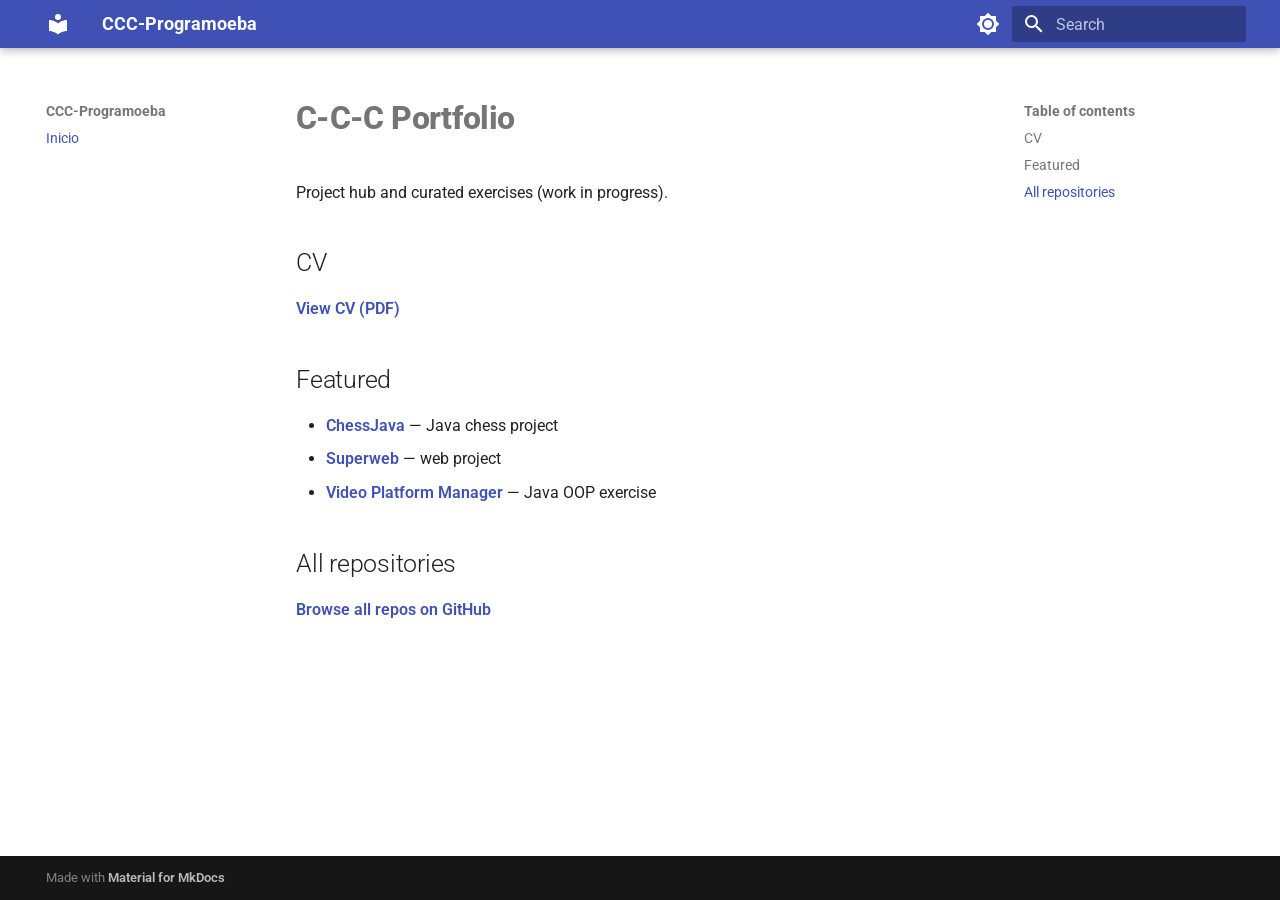
<file: index.html>
<!doctype html>
<html lang="en" class="no-js">
  <head>
    
      <meta charset="utf-8">
      <meta name="viewport" content="width=device-width,initial-scale=1">
      
      
      
        <link rel="canonical" href="https://ccc-programoeba.github.io/">
      
      
      
      
        
      
      
      <link rel="icon" href="assets/images/favicon.png">
      <meta name="generator" content="mkdocs-1.6.1, mkdocs-material-9.7.6">
    
    
      
        <title>CCC-Programoeba</title>
      
    
    
      <link rel="stylesheet" href="assets/stylesheets/main.484c7ddc.min.css">
      
        
        <link rel="stylesheet" href="assets/stylesheets/palette.ab4e12ef.min.css">
      
      


    
    
      
    
    
      
        
        
        <link rel="preconnect" href="https://fonts.gstatic.com" crossorigin>
        <link rel="stylesheet" href="https://fonts.googleapis.com/css?family=Roboto:300,300i,400,400i,700,700i%7CRoboto+Mono:400,400i,700,700i&display=fallback">
        <style>:root{--md-text-font:"Roboto";--md-code-font:"Roboto Mono"}</style>
      
    
    
      <link rel="stylesheet" href="stylesheets/extra.css">
    
    <script>__md_scope=new URL(".",location),__md_hash=e=>[...e].reduce(((e,_)=>(e<<5)-e+_.charCodeAt(0)),0),__md_get=(e,_=localStorage,t=__md_scope)=>JSON.parse(_.getItem(t.pathname+"."+e)),__md_set=(e,_,t=localStorage,a=__md_scope)=>{try{t.setItem(a.pathname+"."+e,JSON.stringify(_))}catch(e){}}</script>
    
      

    
    
  </head>
  
  
    
    
      
    
    
    
    
    <body dir="ltr" data-md-color-scheme="default" data-md-color-primary="indigo" data-md-color-accent="indigo">
  
    
    <input class="md-toggle" data-md-toggle="drawer" type="checkbox" id="__drawer" autocomplete="off">
    <input class="md-toggle" data-md-toggle="search" type="checkbox" id="__search" autocomplete="off">
    <label class="md-overlay" for="__drawer"></label>
    <div data-md-component="skip">
      
        
        <a href="#c-c-c-portfolio" class="md-skip">
          Skip to content
        </a>
      
    </div>
    <div data-md-component="announce">
      
    </div>
    
    
      

  

<header class="md-header md-header--shadow" data-md-component="header">
  <nav class="md-header__inner md-grid" aria-label="Header">
    <a href="." title="CCC-Programoeba" class="md-header__button md-logo" aria-label="CCC-Programoeba" data-md-component="logo">
      
  
  <svg xmlns="http://www.w3.org/2000/svg" viewBox="0 0 24 24"><path d="M12 8a3 3 0 0 0 3-3 3 3 0 0 0-3-3 3 3 0 0 0-3 3 3 3 0 0 0 3 3m0 3.54C9.64 9.35 6.5 8 3 8v11c3.5 0 6.64 1.35 9 3.54 2.36-2.19 5.5-3.54 9-3.54V8c-3.5 0-6.64 1.35-9 3.54"/></svg>

    </a>
    <label class="md-header__button md-icon" for="__drawer">
      
      <svg xmlns="http://www.w3.org/2000/svg" viewBox="0 0 24 24"><path d="M3 6h18v2H3zm0 5h18v2H3zm0 5h18v2H3z"/></svg>
    </label>
    <div class="md-header__title" data-md-component="header-title">
      <div class="md-header__ellipsis">
        <div class="md-header__topic">
          <span class="md-ellipsis">
            CCC-Programoeba
          </span>
        </div>
        <div class="md-header__topic" data-md-component="header-topic">
          <span class="md-ellipsis">
            
              Inicio
            
          </span>
        </div>
      </div>
    </div>
    
      
        <form class="md-header__option" data-md-component="palette">
  
    
    
    
    <input class="md-option" data-md-color-media="" data-md-color-scheme="default" data-md-color-primary="indigo" data-md-color-accent="indigo"  aria-label="Cambiar a modo oscuro"  type="radio" name="__palette" id="__palette_0">
    
      <label class="md-header__button md-icon" title="Cambiar a modo oscuro" for="__palette_1" hidden>
        <svg xmlns="http://www.w3.org/2000/svg" viewBox="0 0 24 24"><path d="M12 8a4 4 0 0 0-4 4 4 4 0 0 0 4 4 4 4 0 0 0 4-4 4 4 0 0 0-4-4m0 10a6 6 0 0 1-6-6 6 6 0 0 1 6-6 6 6 0 0 1 6 6 6 6 0 0 1-6 6m8-9.31V4h-4.69L12 .69 8.69 4H4v4.69L.69 12 4 15.31V20h4.69L12 23.31 15.31 20H20v-4.69L23.31 12z"/></svg>
      </label>
    
  
    
    
    
    <input class="md-option" data-md-color-media="" data-md-color-scheme="slate" data-md-color-primary="indigo" data-md-color-accent="indigo"  aria-label="Cambiar a modo claro"  type="radio" name="__palette" id="__palette_1">
    
      <label class="md-header__button md-icon" title="Cambiar a modo claro" for="__palette_0" hidden>
        <svg xmlns="http://www.w3.org/2000/svg" viewBox="0 0 24 24"><path d="M12 18c-.89 0-1.74-.2-2.5-.55C11.56 16.5 13 14.42 13 12s-1.44-4.5-3.5-5.45C10.26 6.2 11.11 6 12 6a6 6 0 0 1 6 6 6 6 0 0 1-6 6m8-9.31V4h-4.69L12 .69 8.69 4H4v4.69L.69 12 4 15.31V20h4.69L12 23.31 15.31 20H20v-4.69L23.31 12z"/></svg>
      </label>
    
  
</form>
      
    
    
      <script>var palette=__md_get("__palette");if(palette&&palette.color){if("(prefers-color-scheme)"===palette.color.media){var media=matchMedia("(prefers-color-scheme: light)"),input=document.querySelector(media.matches?"[data-md-color-media='(prefers-color-scheme: light)']":"[data-md-color-media='(prefers-color-scheme: dark)']");palette.color.media=input.getAttribute("data-md-color-media"),palette.color.scheme=input.getAttribute("data-md-color-scheme"),palette.color.primary=input.getAttribute("data-md-color-primary"),palette.color.accent=input.getAttribute("data-md-color-accent")}for(var[key,value]of Object.entries(palette.color))document.body.setAttribute("data-md-color-"+key,value)}</script>
    
    
    
      
      
        <label class="md-header__button md-icon" for="__search">
          
          <svg xmlns="http://www.w3.org/2000/svg" viewBox="0 0 24 24"><path d="M9.5 3A6.5 6.5 0 0 1 16 9.5c0 1.61-.59 3.09-1.56 4.23l.27.27h.79l5 5-1.5 1.5-5-5v-.79l-.27-.27A6.52 6.52 0 0 1 9.5 16 6.5 6.5 0 0 1 3 9.5 6.5 6.5 0 0 1 9.5 3m0 2C7 5 5 7 5 9.5S7 14 9.5 14 14 12 14 9.5 12 5 9.5 5"/></svg>
        </label>
        <div class="md-search" data-md-component="search" role="dialog">
  <label class="md-search__overlay" for="__search"></label>
  <div class="md-search__inner" role="search">
    <form class="md-search__form" name="search">
      <input type="text" class="md-search__input" name="query" aria-label="Search" placeholder="Search" autocapitalize="off" autocorrect="off" autocomplete="off" spellcheck="false" data-md-component="search-query" required>
      <label class="md-search__icon md-icon" for="__search">
        
        <svg xmlns="http://www.w3.org/2000/svg" viewBox="0 0 24 24"><path d="M9.5 3A6.5 6.5 0 0 1 16 9.5c0 1.61-.59 3.09-1.56 4.23l.27.27h.79l5 5-1.5 1.5-5-5v-.79l-.27-.27A6.52 6.52 0 0 1 9.5 16 6.5 6.5 0 0 1 3 9.5 6.5 6.5 0 0 1 9.5 3m0 2C7 5 5 7 5 9.5S7 14 9.5 14 14 12 14 9.5 12 5 9.5 5"/></svg>
        
        <svg xmlns="http://www.w3.org/2000/svg" viewBox="0 0 24 24"><path d="M20 11v2H8l5.5 5.5-1.42 1.42L4.16 12l7.92-7.92L13.5 5.5 8 11z"/></svg>
      </label>
      <nav class="md-search__options" aria-label="Search">
        
        <button type="reset" class="md-search__icon md-icon" title="Clear" aria-label="Clear" tabindex="-1">
          
          <svg xmlns="http://www.w3.org/2000/svg" viewBox="0 0 24 24"><path d="M19 6.41 17.59 5 12 10.59 6.41 5 5 6.41 10.59 12 5 17.59 6.41 19 12 13.41 17.59 19 19 17.59 13.41 12z"/></svg>
        </button>
      </nav>
      
        <div class="md-search__suggest" data-md-component="search-suggest"></div>
      
    </form>
    <div class="md-search__output">
      <div class="md-search__scrollwrap" tabindex="0" data-md-scrollfix>
        <div class="md-search-result" data-md-component="search-result">
          <div class="md-search-result__meta">
            Initializing search
          </div>
          <ol class="md-search-result__list" role="presentation"></ol>
        </div>
      </div>
    </div>
  </div>
</div>
      
    
    
  </nav>
  
</header>
    
    <div class="md-container" data-md-component="container">
      
      
        
          
        
      
      <main class="md-main" data-md-component="main">
        <div class="md-main__inner md-grid">
          
            
              
              <div class="md-sidebar md-sidebar--primary" data-md-component="sidebar" data-md-type="navigation" >
                <div class="md-sidebar__scrollwrap">
                  <div class="md-sidebar__inner">
                    



<nav class="md-nav md-nav--primary" aria-label="Navigation" data-md-level="0">
  <label class="md-nav__title" for="__drawer">
    <a href="." title="CCC-Programoeba" class="md-nav__button md-logo" aria-label="CCC-Programoeba" data-md-component="logo">
      
  
  <svg xmlns="http://www.w3.org/2000/svg" viewBox="0 0 24 24"><path d="M12 8a3 3 0 0 0 3-3 3 3 0 0 0-3-3 3 3 0 0 0-3 3 3 3 0 0 0 3 3m0 3.54C9.64 9.35 6.5 8 3 8v11c3.5 0 6.64 1.35 9 3.54 2.36-2.19 5.5-3.54 9-3.54V8c-3.5 0-6.64 1.35-9 3.54"/></svg>

    </a>
    CCC-Programoeba
  </label>
  
  <ul class="md-nav__list" data-md-scrollfix>
    
      
      
  
  
    
  
  
  
    <li class="md-nav__item md-nav__item--active">
      
      <input class="md-nav__toggle md-toggle" type="checkbox" id="__toc">
      
      
        
      
      
        <label class="md-nav__link md-nav__link--active" for="__toc">
          
  
  
  <span class="md-ellipsis">
    
  
    Inicio
  

    
  </span>
  
  

          <span class="md-nav__icon md-icon"></span>
        </label>
      
      <a href="." class="md-nav__link md-nav__link--active">
        
  
  
  <span class="md-ellipsis">
    
  
    Inicio
  

    
  </span>
  
  

      </a>
      
        

<nav class="md-nav md-nav--secondary" aria-label="Table of contents">
  
  
  
    
  
  
    <label class="md-nav__title" for="__toc">
      <span class="md-nav__icon md-icon"></span>
      Table of contents
    </label>
    <ul class="md-nav__list" data-md-component="toc" data-md-scrollfix>
      
        <li class="md-nav__item">
  <a href="#cv" class="md-nav__link">
    <span class="md-ellipsis">
      
        CV
      
    </span>
  </a>
  
</li>
      
        <li class="md-nav__item">
  <a href="#featured" class="md-nav__link">
    <span class="md-ellipsis">
      
        Featured
      
    </span>
  </a>
  
</li>
      
        <li class="md-nav__item">
  <a href="#all-repositories" class="md-nav__link">
    <span class="md-ellipsis">
      
        All repositories
      
    </span>
  </a>
  
</li>
      
    </ul>
  
</nav>
      
    </li>
  

    
  </ul>
</nav>
                  </div>
                </div>
              </div>
            
            
              
              <div class="md-sidebar md-sidebar--secondary" data-md-component="sidebar" data-md-type="toc" >
                <div class="md-sidebar__scrollwrap">
                  <div class="md-sidebar__inner">
                    

<nav class="md-nav md-nav--secondary" aria-label="Table of contents">
  
  
  
    
  
  
    <label class="md-nav__title" for="__toc">
      <span class="md-nav__icon md-icon"></span>
      Table of contents
    </label>
    <ul class="md-nav__list" data-md-component="toc" data-md-scrollfix>
      
        <li class="md-nav__item">
  <a href="#cv" class="md-nav__link">
    <span class="md-ellipsis">
      
        CV
      
    </span>
  </a>
  
</li>
      
        <li class="md-nav__item">
  <a href="#featured" class="md-nav__link">
    <span class="md-ellipsis">
      
        Featured
      
    </span>
  </a>
  
</li>
      
        <li class="md-nav__item">
  <a href="#all-repositories" class="md-nav__link">
    <span class="md-ellipsis">
      
        All repositories
      
    </span>
  </a>
  
</li>
      
    </ul>
  
</nav>
                  </div>
                </div>
              </div>
            
          
          
            <div class="md-content" data-md-component="content">
              
              <article class="md-content__inner md-typeset">
                
                  



<h1 id="c-c-c-portfolio">C-C-C Portfolio</h1>
<p>Project hub and curated exercises (work in progress).</p>
<h2 id="cv">CV</h2>
<p><a href="assets/CV_Carlos%20Collado.pdf">View CV (PDF)</a></p>
<h2 id="featured">Featured</h2>
<ul>
<li><a href="https://github.com/CCC-Programoeba/ChessJava">ChessJava</a> — Java chess project</li>
<li><a href="https://github.com/CCC-Programoeba/Superweb">Superweb</a> — web project</li>
<li><a href="https://github.com/CCC-Programoeba/GestionPlataformaVideo">Video Platform Manager</a> — Java OOP exercise</li>
</ul>
<h2 id="all-repositories">All repositories</h2>
<p><a href="https://github.com/CCC-Programoeba?tab=repositories">Browse all repos on GitHub</a></p>












                
              </article>
            </div>
          
          
<script>var target=document.getElementById(location.hash.slice(1));target&&target.name&&(target.checked=target.name.startsWith("__tabbed_"))</script>
        </div>
        
          <button type="button" class="md-top md-icon" data-md-component="top" hidden>
  
  <svg xmlns="http://www.w3.org/2000/svg" viewBox="0 0 24 24"><path d="M13 20h-2V8l-5.5 5.5-1.42-1.42L12 4.16l7.92 7.92-1.42 1.42L13 8z"/></svg>
  Back to top
</button>
        
      </main>
      
        <footer class="md-footer">
  
  <div class="md-footer-meta md-typeset">
    <div class="md-footer-meta__inner md-grid">
      <div class="md-copyright">
  
  
    Made with
    <a href="https://squidfunk.github.io/mkdocs-material/" target="_blank" rel="noopener">
      Material for MkDocs
    </a>
  
</div>
      
    </div>
  </div>
</footer>
      
    </div>
    <div class="md-dialog" data-md-component="dialog">
      <div class="md-dialog__inner md-typeset"></div>
    </div>
    
    
    
      
      
      <script id="__config" type="application/json">{"annotate": null, "base": ".", "features": ["navigation.top", "search.suggest", "search.highlight"], "search": "assets/javascripts/workers/search.2c215733.min.js", "tags": null, "translations": {"clipboard.copied": "Copied to clipboard", "clipboard.copy": "Copy to clipboard", "search.result.more.one": "1 more on this page", "search.result.more.other": "# more on this page", "search.result.none": "No matching documents", "search.result.one": "1 matching document", "search.result.other": "# matching documents", "search.result.placeholder": "Type to start searching", "search.result.term.missing": "Missing", "select.version": "Select version"}, "version": null}</script>
    
    
      <script src="assets/javascripts/bundle.79ae519e.min.js"></script>
      
    
  </body>
</html>
</file>
<file: stylesheets/extra.css>
.md-typeset h1 {
  font-weight: 800;
  letter-spacing: -0.02em;
}

.md-typeset a {
  font-weight: 600;
}
</file>
<file: assets/stylesheets/main.484c7ddc.min.css>
@charset "UTF-8";html{-webkit-text-size-adjust:none;-moz-text-size-adjust:none;text-size-adjust:none;box-sizing:border-box}*,:after,:before{box-sizing:inherit}@media (prefers-reduced-motion){*,:after,:before{transition:none!important}}body{margin:0}a,button,input,label{-webkit-tap-highlight-color:transparent}a{color:inherit;text-decoration:none}hr{border:0;box-sizing:initial;display:block;height:.05rem;overflow:visible;padding:0}small{font-size:80%}sub,sup{line-height:1em}img{border-style:none}table{border-collapse:initial;border-spacing:0}td,th{font-weight:400;vertical-align:top}button{background:#0000;border:0;font-family:inherit;font-size:inherit;margin:0;padding:0}input{border:0;outline:none}:root{--md-primary-fg-color:#4051b5;--md-primary-fg-color--light:#5d6cc0;--md-primary-fg-color--dark:#303fa1;--md-primary-bg-color:#fff;--md-primary-bg-color--light:#ffffffb3;--md-accent-fg-color:#526cfe;--md-accent-fg-color--transparent:#526cfe1a;--md-accent-bg-color:#fff;--md-accent-bg-color--light:#ffffffb3}[data-md-color-scheme=default]{color-scheme:light}[data-md-color-scheme=default] img[src$="#gh-dark-mode-only"],[data-md-color-scheme=default] img[src$="#only-dark"]{display:none}:root,[data-md-color-scheme=default]{--md-hue:225deg;--md-default-fg-color:#000000de;--md-default-fg-color--light:#0000008a;--md-default-fg-color--lighter:#00000052;--md-default-fg-color--lightest:#00000012;--md-default-bg-color:#fff;--md-default-bg-color--light:#ffffffb3;--md-default-bg-color--lighter:#ffffff4d;--md-default-bg-color--lightest:#ffffff1f;--md-code-fg-color:#36464e;--md-code-bg-color:#f5f5f5;--md-code-bg-color--light:#f5f5f5b3;--md-code-bg-color--lighter:#f5f5f54d;--md-code-hl-color:#4287ff;--md-code-hl-color--light:#4287ff1a;--md-code-hl-number-color:#d52a2a;--md-code-hl-special-color:#db1457;--md-code-hl-function-color:#a846b9;--md-code-hl-constant-color:#6e59d9;--md-code-hl-keyword-color:#3f6ec6;--md-code-hl-string-color:#1c7d4d;--md-code-hl-name-color:var(--md-code-fg-color);--md-code-hl-operator-color:var(--md-default-fg-color--light);--md-code-hl-punctuation-color:var(--md-default-fg-color--light);--md-code-hl-comment-color:var(--md-default-fg-color--light);--md-code-hl-generic-color:var(--md-default-fg-color--light);--md-code-hl-variable-color:var(--md-default-fg-color--light);--md-typeset-color:var(--md-default-fg-color);--md-typeset-a-color:var(--md-primary-fg-color);--md-typeset-del-color:#f5503d26;--md-typeset-ins-color:#0bd57026;--md-typeset-kbd-color:#fafafa;--md-typeset-kbd-accent-color:#fff;--md-typeset-kbd-border-color:#b8b8b8;--md-typeset-mark-color:#ffff0080;--md-typeset-table-color:#0000001f;--md-typeset-table-color--light:rgba(0,0,0,.035);--md-admonition-fg-color:var(--md-default-fg-color);--md-admonition-bg-color:var(--md-default-bg-color);--md-warning-fg-color:#000000de;--md-warning-bg-color:#ff9;--md-footer-fg-color:#fff;--md-footer-fg-color--light:#ffffffb3;--md-footer-fg-color--lighter:#ffffff73;--md-footer-bg-color:#000000de;--md-footer-bg-color--dark:#00000052;--md-shadow-z1:0 0.2rem 0.5rem #0000000d,0 0 0.05rem #0000001a;--md-shadow-z2:0 0.2rem 0.5rem #0000001a,0 0 0.05rem #00000040;--md-shadow-z3:0 0.2rem 0.5rem #0003,0 0 0.05rem #00000059}.md-icon svg{fill:currentcolor;display:block;height:1.2rem;width:1.2rem}body{-webkit-font-smoothing:antialiased;-moz-osx-font-smoothing:grayscale;--md-text-font-family:var(--md-text-font,_),-apple-system,BlinkMacSystemFont,Helvetica,Arial,sans-serif;--md-code-font-family:var(--md-code-font,_),SFMono-Regular,Consolas,Menlo,monospace}aside,body,input{font-feature-settings:"kern","liga";color:var(--md-typeset-color);font-family:var(--md-text-font-family)}code,kbd,pre{font-feature-settings:"kern";font-family:var(--md-code-font-family)}:root{--md-typeset-table-sort-icon:url('data:image/svg+xml;charset=utf-8,<svg xmlns="http://www.w3.org/2000/svg" viewBox="0 0 24 24"><path d="m18 21-4-4h3V7h-3l4-4 4 4h-3v10h3M2 19v-2h10v2M2 13v-2h7v2M2 7V5h4v2z"/></svg>');--md-typeset-table-sort-icon--asc:url('data:image/svg+xml;charset=utf-8,<svg xmlns="http://www.w3.org/2000/svg" viewBox="0 0 24 24"><path d="M19 17h3l-4 4-4-4h3V3h2M2 17h10v2H2M6 5v2H2V5m0 6h7v2H2z"/></svg>');--md-typeset-table-sort-icon--desc:url('data:image/svg+xml;charset=utf-8,<svg xmlns="http://www.w3.org/2000/svg" viewBox="0 0 24 24"><path d="M19 7h3l-4-4-4 4h3v14h2M2 17h10v2H2M6 5v2H2V5m0 6h7v2H2z"/></svg>')}.md-typeset{-webkit-print-color-adjust:exact;color-adjust:exact;font-size:.8rem;line-height:1.6;overflow-wrap:break-word}@media print{.md-typeset{font-size:.68rem}}.md-typeset blockquote,.md-typeset dl,.md-typeset figure,.md-typeset ol,.md-typeset pre,.md-typeset ul{margin-bottom:1em;margin-top:1em}.md-typeset h1{color:var(--md-default-fg-color--light);font-size:2em;line-height:1.3;margin:0 0 1.25em}.md-typeset h1,.md-typeset h2{font-weight:300;letter-spacing:-.01em}.md-typeset h2{font-size:1.5625em;line-height:1.4;margin:1.6em 0 .64em}.md-typeset h3{font-size:1.25em;font-weight:400;letter-spacing:-.01em;line-height:1.5;margin:1.6em 0 .8em}.md-typeset h2+h3{margin-top:.8em}.md-typeset h4{font-weight:700;letter-spacing:-.01em;margin:1em 0}.md-typeset h5,.md-typeset h6{color:var(--md-default-fg-color--light);font-size:.8em;font-weight:700;letter-spacing:-.01em;margin:1.25em 0}.md-typeset h5{text-transform:uppercase}.md-typeset h5 code{text-transform:none}.md-typeset hr{border-bottom:.05rem solid var(--md-default-fg-color--lightest);display:flow-root;margin:1.5em 0}.md-typeset a{color:var(--md-typeset-a-color);word-break:break-word}.md-typeset a,.md-typeset a:before{transition:color 125ms}.md-typeset a:focus,.md-typeset a:hover{color:var(--md-accent-fg-color)}.md-typeset a:focus code,.md-typeset a:hover code{background-color:var(--md-accent-fg-color--transparent);color:var(--md-accent-fg-color)}.md-typeset a code{color:var(--md-typeset-a-color)}.md-typeset a.focus-visible{outline-color:var(--md-accent-fg-color);outline-offset:.2rem}.md-typeset code,.md-typeset kbd,.md-typeset pre{color:var(--md-code-fg-color);direction:ltr;font-variant-ligatures:none;transition:background-color 125ms}@media print{.md-typeset code,.md-typeset kbd,.md-typeset pre{white-space:pre-wrap}}.md-typeset code{background-color:var(--md-code-bg-color);border-radius:.1rem;-webkit-box-decoration-break:clone;box-decoration-break:clone;font-size:.85em;padding:0 .2941176471em;transition:color 125ms,background-color 125ms;word-break:break-word}.md-typeset code:not(.focus-visible){-webkit-tap-highlight-color:transparent;outline:none}.md-typeset pre{display:flow-root;line-height:1.4;position:relative}.md-typeset pre>code{-webkit-box-decoration-break:slice;box-decoration-break:slice;box-shadow:none;display:block;margin:0;outline-color:var(--md-accent-fg-color);overflow:auto;padding:.7720588235em 1.1764705882em;scrollbar-color:var(--md-default-fg-color--lighter) #0000;scrollbar-width:thin;touch-action:auto;word-break:normal}.md-typeset pre>code:hover{scrollbar-color:var(--md-accent-fg-color) #0000}.md-typeset pre>code::-webkit-scrollbar{height:.2rem;width:.2rem}.md-typeset pre>code::-webkit-scrollbar-thumb{background-color:var(--md-default-fg-color--lighter)}.md-typeset pre>code::-webkit-scrollbar-thumb:hover{background-color:var(--md-accent-fg-color)}.md-typeset kbd{background-color:var(--md-typeset-kbd-color);border-radius:.1rem;box-shadow:0 .1rem 0 .05rem var(--md-typeset-kbd-border-color),0 .1rem 0 var(--md-typeset-kbd-border-color),0 -.1rem .2rem var(--md-typeset-kbd-accent-color) inset;color:var(--md-default-fg-color);display:inline-block;font-size:.75em;padding:0 .6666666667em;vertical-align:text-top;word-break:break-word}.md-typeset mark{background-color:var(--md-typeset-mark-color);-webkit-box-decoration-break:clone;box-decoration-break:clone;color:inherit;word-break:break-word}.md-typeset abbr{cursor:help;text-decoration:none}.md-typeset [data-preview],.md-typeset abbr{border-bottom:.05rem dotted var(--md-default-fg-color--light)}.md-typeset small{opacity:.75}[dir=ltr] .md-typeset sub,[dir=ltr] .md-typeset sup{margin-left:.078125em}[dir=rtl] .md-typeset sub,[dir=rtl] .md-typeset sup{margin-right:.078125em}[dir=ltr] .md-typeset blockquote{padding-left:.6rem}[dir=rtl] .md-typeset blockquote{padding-right:.6rem}[dir=ltr] .md-typeset blockquote{border-left:.2rem solid var(--md-default-fg-color--lighter)}[dir=rtl] .md-typeset blockquote{border-right:.2rem solid var(--md-default-fg-color--lighter)}.md-typeset blockquote{color:var(--md-default-fg-color--light);margin-left:0;margin-right:0}.md-typeset ul{list-style-type:disc}.md-typeset ul[type]{list-style-type:revert-layer}[dir=ltr] .md-typeset ol,[dir=ltr] .md-typeset ul{margin-left:.625em}[dir=rtl] .md-typeset ol,[dir=rtl] .md-typeset ul{margin-right:.625em}.md-typeset ol,.md-typeset ul{padding:0}.md-typeset ol:not([hidden]),.md-typeset ul:not([hidden]){display:flow-root}.md-typeset ol ol,.md-typeset ul ol{list-style-type:lower-alpha}.md-typeset ol ol ol,.md-typeset ul ol ol{list-style-type:lower-roman}.md-typeset ol ol ol ol,.md-typeset ul ol ol ol{list-style-type:upper-alpha}.md-typeset ol ol ol ol ol,.md-typeset ul ol ol ol ol{list-style-type:upper-roman}.md-typeset ol[type],.md-typeset ul[type]{list-style-type:revert-layer}[dir=ltr] .md-typeset ol li,[dir=ltr] .md-typeset ul li{margin-left:1.25em}[dir=rtl] .md-typeset ol li,[dir=rtl] .md-typeset ul li{margin-right:1.25em}.md-typeset ol li,.md-typeset ul li{margin-bottom:.5em}.md-typeset ol li blockquote,.md-typeset ol li p,.md-typeset ul li blockquote,.md-typeset ul li p{margin:.5em 0}.md-typeset ol li:last-child,.md-typeset ul li:last-child{margin-bottom:0}[dir=ltr] .md-typeset ol li ol,[dir=ltr] .md-typeset ol li ul,[dir=ltr] .md-typeset ul li ol,[dir=ltr] .md-typeset ul li ul{margin-left:.625em}[dir=rtl] .md-typeset ol li ol,[dir=rtl] .md-typeset ol li ul,[dir=rtl] .md-typeset ul li ol,[dir=rtl] .md-typeset ul li ul{margin-right:.625em}.md-typeset ol li ol,.md-typeset ol li ul,.md-typeset ul li ol,.md-typeset ul li ul{margin-bottom:.5em;margin-top:.5em}[dir=ltr] .md-typeset dd{margin-left:1.875em}[dir=rtl] .md-typeset dd{margin-right:1.875em}.md-typeset dd{margin-bottom:1.5em;margin-top:1em}.md-typeset img,.md-typeset svg,.md-typeset video{height:auto;max-width:100%}.md-typeset img[align=left]{margin:1em 1em 1em 0}.md-typeset img[align=right]{margin:1em 0 1em 1em}.md-typeset img[align]:only-child{margin-top:0}.md-typeset figure{display:flow-root;margin:1em auto;max-width:100%;text-align:center;width:fit-content}.md-typeset figure img{display:block;margin:0 auto}.md-typeset figcaption{font-style:italic;margin:1em auto;max-width:24rem}.md-typeset iframe{max-width:100%}.md-typeset table:not([class]){background-color:var(--md-default-bg-color);border:.05rem solid var(--md-typeset-table-color);border-radius:.1rem;display:inline-block;font-size:.64rem;max-width:100%;overflow:auto;touch-action:auto}@media print{.md-typeset table:not([class]){display:table}}.md-typeset table:not([class])+*{margin-top:1.5em}.md-typeset table:not([class]) td>:first-child,.md-typeset table:not([class]) th>:first-child{margin-top:0}.md-typeset table:not([class]) td>:last-child,.md-typeset table:not([class]) th>:last-child{margin-bottom:0}.md-typeset table:not([class]) td:not([align]),.md-typeset table:not([class]) th:not([align]){text-align:left}[dir=rtl] .md-typeset table:not([class]) td:not([align]),[dir=rtl] .md-typeset table:not([class]) th:not([align]){text-align:right}.md-typeset table:not([class]) th{font-weight:700;min-width:5rem;padding:.9375em 1.25em;vertical-align:top}.md-typeset table:not([class]) td{border-top:.05rem solid var(--md-typeset-table-color);padding:.9375em 1.25em;vertical-align:top}.md-typeset table:not([class]) tbody tr{transition:background-color 125ms}.md-typeset table:not([class]) tbody tr:hover{background-color:var(--md-typeset-table-color--light);box-shadow:0 .05rem 0 var(--md-default-bg-color) inset}.md-typeset table:not([class]) a{word-break:normal}.md-typeset table th[role=columnheader]{cursor:pointer}[dir=ltr] .md-typeset table th[role=columnheader]:after{margin-left:.5em}[dir=rtl] .md-typeset table th[role=columnheader]:after{margin-right:.5em}.md-typeset table th[role=columnheader]:after{content:"";display:inline-block;height:1.2em;-webkit-mask-image:var(--md-typeset-table-sort-icon);mask-image:var(--md-typeset-table-sort-icon);-webkit-mask-repeat:no-repeat;mask-repeat:no-repeat;-webkit-mask-size:contain;mask-size:contain;transition:background-color 125ms;vertical-align:text-bottom;width:1.2em}.md-typeset table th[role=columnheader]:hover:after{background-color:var(--md-default-fg-color--lighter)}.md-typeset table th[role=columnheader][aria-sort=ascending]:after{background-color:var(--md-default-fg-color--light);-webkit-mask-image:var(--md-typeset-table-sort-icon--asc);mask-image:var(--md-typeset-table-sort-icon--asc)}.md-typeset table th[role=columnheader][aria-sort=descending]:after{background-color:var(--md-default-fg-color--light);-webkit-mask-image:var(--md-typeset-table-sort-icon--desc);mask-image:var(--md-typeset-table-sort-icon--desc)}.md-typeset__scrollwrap{margin:1em -.8rem;overflow-x:auto;touch-action:auto}.md-typeset__table{display:inline-block;margin-bottom:.5em;padding:0 .8rem}@media print{.md-typeset__table{display:block}}html .md-typeset__table table{display:table;margin:0;overflow:hidden;width:100%}@media screen and (max-width:44.984375em){.md-content__inner>pre{margin:1em -.8rem}.md-content__inner>pre code{border-radius:0}}.md-typeset .md-author{border-radius:100%;display:block;flex-shrink:0;height:1.6rem;overflow:hidden;position:relative;transition:color 125ms,transform 125ms;width:1.6rem}.md-typeset .md-author img{display:block}.md-typeset .md-author--more{background:var(--md-default-fg-color--lightest);color:var(--md-default-fg-color--lighter);font-size:.6rem;font-weight:700;line-height:1.6rem;text-align:center}.md-typeset .md-author--long{height:2.4rem;width:2.4rem}.md-typeset a.md-author{transform:scale(1)}.md-typeset a.md-author img{border-radius:100%;filter:grayscale(100%) opacity(75%);transition:filter 125ms}.md-typeset a.md-author:focus,.md-typeset a.md-author:hover{transform:scale(1.1);z-index:1}.md-typeset a.md-author:focus img,.md-typeset a.md-author:hover img{filter:grayscale(0)}.md-banner{background-color:var(--md-footer-bg-color);color:var(--md-footer-fg-color);overflow:auto}@media print{.md-banner{display:none}}.md-banner--warning{background-color:var(--md-warning-bg-color);color:var(--md-warning-fg-color)}.md-banner__inner{font-size:.7rem;margin:.6rem auto;padding:0 .8rem}[dir=ltr] .md-banner__button{float:right}[dir=rtl] .md-banner__button{float:left}.md-banner__button{color:inherit;cursor:pointer;transition:opacity .25s}.no-js .md-banner__button{display:none}.md-banner__button:hover{opacity:.7}html{font-size:125%;height:100%;overflow-x:hidden}@media screen and (min-width:100em){html{font-size:137.5%}}@media screen and (min-width:125em){html{font-size:150%}}body{background-color:var(--md-default-bg-color);display:flex;flex-direction:column;font-size:.5rem;min-height:100%;position:relative;width:100%}@media print{body{display:block}}@media screen and (max-width:59.984375em){body[data-md-scrolllock]{position:fixed}}.md-grid{margin-left:auto;margin-right:auto;max-width:61rem}.md-container{display:flex;flex-direction:column;flex-grow:1}@media print{.md-container{display:block}}.md-main{flex-grow:1}.md-main__inner{display:flex;height:100%;margin-top:1.5rem}.md-ellipsis{overflow:hidden;text-overflow:ellipsis}.md-toggle{display:none}.md-option{height:0;opacity:0;position:absolute;width:0}.md-option:checked+label:not([hidden]){display:block}.md-option.focus-visible+label{outline-color:var(--md-accent-fg-color);outline-style:auto}.md-skip{background-color:var(--md-default-fg-color);border-radius:.1rem;color:var(--md-default-bg-color);font-size:.64rem;margin:.5rem;opacity:0;outline-color:var(--md-accent-fg-color);padding:.3rem .5rem;position:fixed;transform:translateY(.4rem);z-index:-1}.md-skip:focus{opacity:1;transform:translateY(0);transition:transform .25s cubic-bezier(.4,0,.2,1),opacity 175ms 75ms;z-index:10}@page{margin:25mm}:root{--md-clipboard-icon:url('data:image/svg+xml;charset=utf-8,<svg xmlns="http://www.w3.org/2000/svg" viewBox="0 0 24 24"><path d="M19 21H8V7h11m0-2H8a2 2 0 0 0-2 2v14a2 2 0 0 0 2 2h11a2 2 0 0 0 2-2V7a2 2 0 0 0-2-2m-3-4H4a2 2 0 0 0-2 2v14h2V3h12z"/></svg>')}.md-clipboard{border-radius:.1rem;color:var(--md-default-fg-color--lightest);cursor:pointer;height:1.5em;outline-color:var(--md-accent-fg-color);outline-offset:.1rem;transition:color .25s;width:1.5em;z-index:1}@media print{.md-clipboard{display:none}}.md-clipboard:not(.focus-visible){-webkit-tap-highlight-color:transparent;outline:none}:hover>.md-clipboard{color:var(--md-default-fg-color--light)}.md-clipboard:focus,.md-clipboard:hover{color:var(--md-accent-fg-color)}.md-clipboard:after{background-color:currentcolor;content:"";display:block;height:1.125em;margin:0 auto;-webkit-mask-image:var(--md-clipboard-icon);mask-image:var(--md-clipboard-icon);-webkit-mask-position:center;mask-position:center;-webkit-mask-repeat:no-repeat;mask-repeat:no-repeat;-webkit-mask-size:contain;mask-size:contain;width:1.125em}.md-clipboard--inline{cursor:pointer}.md-clipboard--inline code{transition:color .25s,background-color .25s}.md-clipboard--inline:focus code,.md-clipboard--inline:hover code{background-color:var(--md-accent-fg-color--transparent);color:var(--md-accent-fg-color)}:root{--md-code-select-icon:url('data:image/svg+xml;charset=utf-8,<svg xmlns="http://www.w3.org/2000/svg" viewBox="0 0 24 24"><path d="M19 19h-4v2h4c1.1 0 2-.9 2-2v-4h-2m0-12h-4v2h4v4h2V5c0-1.1-.9-2-2-2M5 5h4V3H5c-1.1 0-2 .9-2 2v4h2m0 6H3v4c0 1.1.9 2 2 2h4v-2H5zm2-4h2v2H7zm4 0h2v2h-2zm4 0h2v2h-2zM7 7h2v2H7zm4 0h2v2h-2zm4 0h2v2h-2zm-8 8h2v2H7zm4 0h2v2h-2zm4 0h2v2h-2z"/></svg>');--md-code-copy-icon:url('data:image/svg+xml;charset=utf-8,<svg xmlns="http://www.w3.org/2000/svg" viewBox="0 0 24 24"><path d="M19 21H8V7h11m0-2H8a2 2 0 0 0-2 2v14a2 2 0 0 0 2 2h11a2 2 0 0 0 2-2V7a2 2 0 0 0-2-2m-3-4H4a2 2 0 0 0-2 2v14h2V3h12z"/></svg>')}.md-typeset .md-code__content{display:grid}.md-code__nav{background-color:var(--md-code-bg-color--lighter);border-radius:.1rem;display:flex;gap:.2rem;padding:.2rem;position:absolute;right:.25em;top:.25em;transition:background-color .25s;z-index:1}:hover>.md-code__nav{background-color:var(--md-code-bg-color--light)}.md-code__button{color:var(--md-default-fg-color--lightest);cursor:pointer;display:block;height:1.5em;outline-color:var(--md-accent-fg-color);outline-offset:.1rem;transition:color .25s;width:1.5em}:hover>*>.md-code__button{color:var(--md-default-fg-color--light)}.md-code__button.focus-visible,.md-code__button:hover{color:var(--md-accent-fg-color)}.md-code__button--active{color:var(--md-default-fg-color)!important}.md-code__button:after{background-color:currentcolor;content:"";display:block;height:1.125em;margin:0 auto;-webkit-mask-position:center;mask-position:center;-webkit-mask-repeat:no-repeat;mask-repeat:no-repeat;-webkit-mask-size:contain;mask-size:contain;width:1.125em}.md-code__button[data-md-type=select]:after{-webkit-mask-image:var(--md-code-select-icon);mask-image:var(--md-code-select-icon)}.md-code__button[data-md-type=copy]:after{-webkit-mask-image:var(--md-code-copy-icon);mask-image:var(--md-code-copy-icon)}@keyframes consent{0%{opacity:0;transform:translateY(100%)}to{opacity:1;transform:translateY(0)}}@keyframes overlay{0%{opacity:0}to{opacity:1}}.md-consent__overlay{animation:overlay .25s both;-webkit-backdrop-filter:blur(.1rem);backdrop-filter:blur(.1rem);background-color:#0000008a;height:100%;opacity:1;position:fixed;top:0;width:100%;z-index:5}.md-consent__inner{animation:consent .5s cubic-bezier(.1,.7,.1,1) both;background-color:var(--md-default-bg-color);border:0;border-radius:.1rem;bottom:0;box-shadow:0 0 .2rem #0000001a,0 .2rem .4rem #0003;max-height:100%;overflow:auto;padding:0;position:fixed;width:100%;z-index:5}.md-consent__form{padding:.8rem}.md-consent__settings{display:none;margin:1em 0}input:checked+.md-consent__settings{display:block}.md-consent__controls{margin-bottom:.8rem}.md-typeset .md-consent__controls .md-button{display:inline}@media screen and (max-width:44.984375em){.md-typeset .md-consent__controls .md-button{display:block;margin-top:.4rem;text-align:center;width:100%}}.md-consent label{cursor:pointer}.md-content{flex-grow:1;min-width:0}.md-content__inner{margin:0 .8rem 1.2rem;padding-top:.6rem}@media screen and (min-width:76.25em){[dir=ltr] .md-sidebar--primary:not([hidden])~.md-content>.md-content__inner{margin-left:1.2rem}[dir=ltr] .md-sidebar--secondary:not([hidden])~.md-content>.md-content__inner,[dir=rtl] .md-sidebar--primary:not([hidden])~.md-content>.md-content__inner{margin-right:1.2rem}[dir=rtl] .md-sidebar--secondary:not([hidden])~.md-content>.md-content__inner{margin-left:1.2rem}}.md-content__inner:before{content:"";display:block;height:.4rem}.md-content__inner>:last-child{margin-bottom:0}[dir=ltr] .md-content__button{float:right}[dir=rtl] .md-content__button{float:left}[dir=ltr] .md-content__button{margin-left:.4rem}[dir=rtl] .md-content__button{margin-right:.4rem}.md-content__button{margin:.4rem 0;padding:0}@media print{.md-content__button{display:none}}.md-typeset .md-content__button{color:var(--md-default-fg-color--lighter)}.md-content__button svg{display:inline;vertical-align:top}[dir=rtl] .md-content__button svg{transform:scaleX(-1)}[dir=ltr] .md-dialog{right:.8rem}[dir=rtl] .md-dialog{left:.8rem}.md-dialog{background-color:var(--md-default-fg-color);border-radius:.1rem;bottom:.8rem;box-shadow:var(--md-shadow-z3);min-width:11.1rem;opacity:0;padding:.4rem .6rem;pointer-events:none;position:fixed;transform:translateY(100%);transition:transform 0ms .4s,opacity .4s;z-index:4}@media print{.md-dialog{display:none}}.md-dialog--active{opacity:1;pointer-events:auto;transform:translateY(0);transition:transform .4s cubic-bezier(.075,.85,.175,1),opacity .4s}.md-dialog__inner{color:var(--md-default-bg-color);font-size:.7rem}.md-feedback{margin:2em 0 1em;text-align:center}.md-feedback fieldset{border:none;margin:0;padding:0}.md-feedback__title{font-weight:700;margin:1em auto}.md-feedback__inner{position:relative}.md-feedback__list{display:flex;flex-wrap:wrap;place-content:baseline center;position:relative}.md-feedback__list:hover .md-icon:not(:disabled){color:var(--md-default-fg-color--lighter)}:disabled .md-feedback__list{min-height:1.8rem}.md-feedback__icon{color:var(--md-default-fg-color--light);cursor:pointer;flex-shrink:0;margin:0 .1rem;transition:color 125ms}.md-feedback__icon:not(:disabled).md-icon:hover{color:var(--md-accent-fg-color)}.md-feedback__icon:disabled{color:var(--md-default-fg-color--lightest);pointer-events:none}.md-feedback__note{opacity:0;position:relative;transform:translateY(.4rem);transition:transform .4s cubic-bezier(.1,.7,.1,1),opacity .15s}.md-feedback__note>*{margin:0 auto;max-width:16rem}:disabled .md-feedback__note{opacity:1;transform:translateY(0)}@media print{.md-feedback{display:none}}.md-footer{background-color:var(--md-footer-bg-color);color:var(--md-footer-fg-color)}@media print{.md-footer{display:none}}.md-footer__inner{justify-content:space-between;overflow:auto;padding:.2rem}.md-footer__inner:not([hidden]){display:flex}.md-footer__link{align-items:end;display:flex;flex-grow:0.01;margin-bottom:.4rem;margin-top:1rem;max-width:100%;outline-color:var(--md-accent-fg-color);overflow:hidden;transition:opacity .25s}.md-footer__link:focus,.md-footer__link:hover{opacity:.7}[dir=rtl] .md-footer__link svg{transform:scaleX(-1)}@media screen and (max-width:44.984375em){.md-footer__link--prev{flex-shrink:0}.md-footer__link--prev .md-footer__title{display:none}}[dir=ltr] .md-footer__link--next{margin-left:auto}[dir=rtl] .md-footer__link--next{margin-right:auto}.md-footer__link--next{text-align:right}[dir=rtl] .md-footer__link--next{text-align:left}.md-footer__title{flex-grow:1;font-size:.9rem;margin-bottom:.7rem;max-width:calc(100% - 2.4rem);padding:0 1rem;white-space:nowrap}.md-footer__button{margin:.2rem;padding:.4rem}.md-footer__direction{font-size:.64rem;opacity:.7}.md-footer-meta{background-color:var(--md-footer-bg-color--dark)}.md-footer-meta__inner{display:flex;flex-wrap:wrap;justify-content:space-between;padding:.2rem}html .md-footer-meta.md-typeset a{color:var(--md-footer-fg-color--light)}html .md-footer-meta.md-typeset a:focus,html .md-footer-meta.md-typeset a:hover{color:var(--md-footer-fg-color)}.md-copyright{color:var(--md-footer-fg-color--lighter);font-size:.64rem;margin:auto .6rem;padding:.4rem 0;width:100%}@media screen and (min-width:45em){.md-copyright{width:auto}}.md-copyright__highlight{color:var(--md-footer-fg-color--light)}.md-social{display:inline-flex;gap:.2rem;margin:0 .4rem;padding:.2rem 0 .6rem}@media screen and (min-width:45em){.md-social{padding:.6rem 0}}.md-social__link{display:inline-block;height:1.6rem;text-align:center;width:1.6rem}.md-social__link:before{line-height:1.9}.md-social__link svg{fill:currentcolor;max-height:.8rem;vertical-align:-25%}.md-typeset .md-button{border:.1rem solid;border-radius:.1rem;color:var(--md-primary-fg-color);cursor:pointer;display:inline-block;font-weight:700;padding:.625em 2em;transition:color 125ms,background-color 125ms,border-color 125ms}.md-typeset .md-button--primary{background-color:var(--md-primary-fg-color);border-color:var(--md-primary-fg-color);color:var(--md-primary-bg-color)}.md-typeset .md-button:focus,.md-typeset .md-button:hover{background-color:var(--md-accent-fg-color);border-color:var(--md-accent-fg-color);color:var(--md-accent-bg-color)}[dir=ltr] .md-typeset .md-input{border-top-left-radius:.1rem}[dir=ltr] .md-typeset .md-input,[dir=rtl] .md-typeset .md-input{border-top-right-radius:.1rem}[dir=rtl] .md-typeset .md-input{border-top-left-radius:.1rem}.md-typeset .md-input{border-bottom:.1rem solid var(--md-default-fg-color--lighter);box-shadow:var(--md-shadow-z1);font-size:.8rem;height:1.8rem;padding:0 .6rem;transition:border .25s,box-shadow .25s}.md-typeset .md-input:focus,.md-typeset .md-input:hover{border-bottom-color:var(--md-accent-fg-color);box-shadow:var(--md-shadow-z2)}.md-typeset .md-input--stretch{width:100%}.md-header{background-color:var(--md-primary-fg-color);box-shadow:0 0 .2rem #0000,0 .2rem .4rem #0000;color:var(--md-primary-bg-color);display:block;left:0;position:sticky;right:0;top:0;z-index:4}@media print{.md-header{display:none}}.md-header[hidden]{transform:translateY(-100%);transition:transform .25s cubic-bezier(.8,0,.6,1),box-shadow .25s}.md-header--shadow{box-shadow:0 0 .2rem #0000001a,0 .2rem .4rem #0003;transition:transform .25s cubic-bezier(.1,.7,.1,1),box-shadow .25s}.md-header__inner{align-items:center;display:flex;padding:0 .2rem}.md-header__button{color:currentcolor;cursor:pointer;margin:.2rem;outline-color:var(--md-accent-fg-color);padding:.4rem;position:relative;transition:opacity .25s;vertical-align:middle;z-index:1}.md-header__button:hover{opacity:.7}.md-header__button:not([hidden]){display:inline-block}.md-header__button:not(.focus-visible){-webkit-tap-highlight-color:transparent;outline:none}.md-header__button.md-logo{margin:.2rem;padding:.4rem}@media screen and (max-width:76.234375em){.md-header__button.md-logo{display:none}}.md-header__button.md-logo img,.md-header__button.md-logo svg{fill:currentcolor;display:block;height:1.2rem;width:auto}@media screen and (min-width:60em){.md-header__button[for=__search]{display:none}}.no-js .md-header__button[for=__search]{display:none}[dir=rtl] .md-header__button[for=__search] svg{transform:scaleX(-1)}@media screen and (min-width:76.25em){.md-header__button[for=__drawer]{display:none}}.md-header__topic{display:flex;max-width:100%;position:absolute;transition:transform .4s cubic-bezier(.1,.7,.1,1),opacity .15s;white-space:nowrap}.md-header__topic+.md-header__topic{opacity:0;pointer-events:none;transform:translateX(1.25rem);transition:transform .4s cubic-bezier(1,.7,.1,.1),opacity .15s;z-index:-1}[dir=rtl] .md-header__topic+.md-header__topic{transform:translateX(-1.25rem)}.md-header__topic:first-child{font-weight:700}[dir=ltr] .md-header__title{margin-left:1rem;margin-right:.4rem}[dir=rtl] .md-header__title{margin-left:.4rem;margin-right:1rem}.md-header__title{flex-grow:1;font-size:.9rem;height:2.4rem;line-height:2.4rem}.md-header__title--active .md-header__topic{opacity:0;pointer-events:none;transform:translateX(-1.25rem);transition:transform .4s cubic-bezier(1,.7,.1,.1),opacity .15s;z-index:-1}[dir=rtl] .md-header__title--active .md-header__topic{transform:translateX(1.25rem)}.md-header__title--active .md-header__topic+.md-header__topic{opacity:1;pointer-events:auto;transform:translateX(0);transition:transform .4s cubic-bezier(.1,.7,.1,1),opacity .15s;z-index:0}.md-header__title>.md-header__ellipsis{height:100%;position:relative;width:100%}.md-header__option{display:flex;flex-shrink:0;max-width:100%;transition:max-width 0ms .25s,opacity .25s .25s;white-space:nowrap}[data-md-toggle=search]:checked~.md-header .md-header__option{max-width:0;opacity:0;transition:max-width 0ms,opacity 0ms}.md-header__option>input{bottom:0}.md-header__source{display:none}@media screen and (min-width:60em){[dir=ltr] .md-header__source{margin-left:1rem}[dir=rtl] .md-header__source{margin-right:1rem}.md-header__source{display:block;max-width:11.7rem;width:11.7rem}}@media screen and (min-width:76.25em){[dir=ltr] .md-header__source{margin-left:1.4rem}[dir=rtl] .md-header__source{margin-right:1.4rem}}.md-meta{color:var(--md-default-fg-color--light);font-size:.7rem;line-height:1.3}.md-meta__list{display:inline-flex;flex-wrap:wrap;list-style:none;margin:0;padding:0}.md-meta__item:not(:last-child):after{content:"·";margin-left:.2rem;margin-right:.2rem}.md-meta__link{color:var(--md-typeset-a-color)}.md-meta__link:focus,.md-meta__link:hover{color:var(--md-accent-fg-color)}.md-draft{background-color:#ff1744;border-radius:.125em;color:#fff;display:inline-block;font-weight:700;padding-left:.5714285714em;padding-right:.5714285714em}:root{--md-nav-icon--prev:url('data:image/svg+xml;charset=utf-8,<svg xmlns="http://www.w3.org/2000/svg" viewBox="0 0 24 24"><path d="M20 11v2H8l5.5 5.5-1.42 1.42L4.16 12l7.92-7.92L13.5 5.5 8 11z"/></svg>');--md-nav-icon--next:url('data:image/svg+xml;charset=utf-8,<svg xmlns="http://www.w3.org/2000/svg" viewBox="0 0 24 24"><path d="M8.59 16.58 13.17 12 8.59 7.41 10 6l6 6-6 6z"/></svg>');--md-toc-icon:url('data:image/svg+xml;charset=utf-8,<svg xmlns="http://www.w3.org/2000/svg" viewBox="0 0 24 24"><path d="M3 9h14V7H3zm0 4h14v-2H3zm0 4h14v-2H3zm16 0h2v-2h-2zm0-10v2h2V7zm0 6h2v-2h-2z"/></svg>')}.md-nav{font-size:.7rem;line-height:1.3}.md-nav__title{color:var(--md-default-fg-color--light);display:block;font-weight:700;overflow:hidden;padding:0 .6rem;text-overflow:ellipsis}.md-nav__title .md-nav__button{display:none}.md-nav__title .md-nav__button img{height:100%;width:auto}.md-nav__title .md-nav__button.md-logo img,.md-nav__title .md-nav__button.md-logo svg{fill:currentcolor;display:block;height:2.4rem;max-width:100%;object-fit:contain;width:auto}.md-nav__list{list-style:none;margin:0;padding:0}.md-nav__link{align-items:flex-start;display:flex;gap:.4rem;margin-top:.625em;scroll-snap-align:start;transition:color 125ms}.md-nav__link--passed,.md-nav__link--passed code{color:var(--md-default-fg-color--light)}.md-nav__item .md-nav__link--active,.md-nav__item .md-nav__link--active code{color:var(--md-typeset-a-color)}.md-nav__link .md-ellipsis{position:relative}.md-nav__link .md-ellipsis code{word-break:normal}[dir=ltr] .md-nav__link .md-icon:last-child{margin-left:auto}[dir=rtl] .md-nav__link .md-icon:last-child{margin-right:auto}.md-nav__link .md-typeset{font-size:.7rem;line-height:1.3}.md-nav__link svg{fill:currentcolor;flex-shrink:0;height:1.3em;position:relative}.md-nav__link[for]:focus,.md-nav__link[for]:hover,.md-nav__link[href]:focus,.md-nav__link[href]:hover{color:var(--md-accent-fg-color);cursor:pointer}.md-nav__link[for]:focus code,.md-nav__link[for]:hover code,.md-nav__link[href]:focus code,.md-nav__link[href]:hover code{background-color:var(--md-accent-fg-color--transparent);color:var(--md-accent-fg-color)}.md-nav__link.focus-visible{outline-color:var(--md-accent-fg-color);outline-offset:.2rem}.md-nav--primary .md-nav__link[for=__toc]{display:none}.md-nav--primary .md-nav__link[for=__toc] .md-icon:after{background-color:currentcolor;display:block;height:100%;-webkit-mask-image:var(--md-toc-icon);mask-image:var(--md-toc-icon);width:100%}.md-nav--primary .md-nav__link[for=__toc]~.md-nav{display:none}.md-nav__container>.md-nav__link{margin-top:0}.md-nav__container>.md-nav__link:first-child{flex-grow:1;min-width:0}.md-nav__icon{flex-shrink:0}.md-nav__source{display:none}@media screen and (max-width:76.234375em){.md-nav--primary,.md-nav--primary .md-nav{background-color:var(--md-default-bg-color);display:flex;flex-direction:column;height:100%;left:0;position:absolute;right:0;top:0;z-index:1}.md-nav--primary .md-nav__item,.md-nav--primary .md-nav__title{font-size:.8rem;line-height:1.5}.md-nav--primary .md-nav__title{background-color:var(--md-default-fg-color--lightest);color:var(--md-default-fg-color--light);cursor:pointer;height:5.6rem;line-height:2.4rem;padding:3rem .8rem .2rem;position:relative;white-space:nowrap}[dir=ltr] .md-nav--primary .md-nav__title .md-nav__icon{left:.4rem}[dir=rtl] .md-nav--primary .md-nav__title .md-nav__icon{right:.4rem}.md-nav--primary .md-nav__title .md-nav__icon{display:block;height:1.2rem;margin:.2rem;position:absolute;top:.4rem;width:1.2rem}.md-nav--primary .md-nav__title .md-nav__icon:after{background-color:currentcolor;content:"";display:block;height:100%;-webkit-mask-image:var(--md-nav-icon--prev);mask-image:var(--md-nav-icon--prev);-webkit-mask-position:center;mask-position:center;-webkit-mask-repeat:no-repeat;mask-repeat:no-repeat;-webkit-mask-size:contain;mask-size:contain;width:100%}.md-nav--primary .md-nav__title~.md-nav__list{background-color:var(--md-default-bg-color);box-shadow:0 .05rem 0 var(--md-default-fg-color--lightest) inset;overflow-y:auto;scroll-snap-type:y mandatory;touch-action:pan-y}.md-nav--primary .md-nav__title~.md-nav__list>:first-child{border-top:0}.md-nav--primary .md-nav__title[for=__drawer]{background-color:var(--md-primary-fg-color);color:var(--md-primary-bg-color);font-weight:700}.md-nav--primary .md-nav__title .md-logo{display:block;left:.2rem;margin:.2rem;padding:.4rem;position:absolute;right:.2rem;top:.2rem}.md-nav--primary .md-nav__list{flex:1}.md-nav--primary .md-nav__item{border-top:.05rem solid var(--md-default-fg-color--lightest)}.md-nav--primary .md-nav__item--active>.md-nav__link{color:var(--md-typeset-a-color)}.md-nav--primary .md-nav__item--active>.md-nav__link:focus,.md-nav--primary .md-nav__item--active>.md-nav__link:hover{color:var(--md-accent-fg-color)}.md-nav--primary .md-nav__link{margin-top:0;padding:.6rem .8rem}.md-nav--primary .md-nav__link svg{margin-top:.1em}.md-nav--primary .md-nav__link>.md-nav__link{padding:0}[dir=ltr] .md-nav--primary .md-nav__link .md-nav__icon{margin-right:-.2rem}[dir=rtl] .md-nav--primary .md-nav__link .md-nav__icon{margin-left:-.2rem}.md-nav--primary .md-nav__link .md-nav__icon{font-size:1.2rem;height:1.2rem;width:1.2rem}.md-nav--primary .md-nav__link .md-nav__icon:after{background-color:currentcolor;content:"";display:block;height:100%;-webkit-mask-image:var(--md-nav-icon--next);mask-image:var(--md-nav-icon--next);-webkit-mask-position:center;mask-position:center;-webkit-mask-repeat:no-repeat;mask-repeat:no-repeat;-webkit-mask-size:contain;mask-size:contain;width:100%}[dir=rtl] .md-nav--primary .md-nav__icon:after{transform:scale(-1)}.md-nav--primary .md-nav--secondary .md-nav{background-color:initial;position:static}[dir=ltr] .md-nav--primary .md-nav--secondary .md-nav .md-nav__link{padding-left:1.4rem}[dir=rtl] .md-nav--primary .md-nav--secondary .md-nav .md-nav__link{padding-right:1.4rem}[dir=ltr] .md-nav--primary .md-nav--secondary .md-nav .md-nav .md-nav__link{padding-left:2rem}[dir=rtl] .md-nav--primary .md-nav--secondary .md-nav .md-nav .md-nav__link{padding-right:2rem}[dir=ltr] .md-nav--primary .md-nav--secondary .md-nav .md-nav .md-nav .md-nav__link{padding-left:2.6rem}[dir=rtl] .md-nav--primary .md-nav--secondary .md-nav .md-nav .md-nav .md-nav__link{padding-right:2.6rem}[dir=ltr] .md-nav--primary .md-nav--secondary .md-nav .md-nav .md-nav .md-nav .md-nav__link{padding-left:3.2rem}[dir=rtl] .md-nav--primary .md-nav--secondary .md-nav .md-nav .md-nav .md-nav .md-nav__link{padding-right:3.2rem}.md-nav--secondary{background-color:initial}.md-nav__toggle~.md-nav{display:flex;opacity:0;transform:translateX(100%);transition:transform .25s cubic-bezier(.8,0,.6,1),opacity 125ms 50ms}[dir=rtl] .md-nav__toggle~.md-nav{transform:translateX(-100%)}.md-nav__toggle:checked~.md-nav{opacity:1;transform:translateX(0);transition:transform .25s cubic-bezier(.4,0,.2,1),opacity 125ms 125ms}.md-nav__toggle:checked~.md-nav>.md-nav__list{backface-visibility:hidden}}@media screen and (max-width:59.984375em){.md-nav--primary .md-nav__link[for=__toc]{display:flex}.md-nav--primary .md-nav__link[for=__toc] .md-icon:after{content:""}.md-nav--primary .md-nav__link[for=__toc]+.md-nav__link{display:none}.md-nav--primary .md-nav__link[for=__toc]~.md-nav{display:flex}.md-nav__source{background-color:var(--md-primary-fg-color--dark);color:var(--md-primary-bg-color);display:block;padding:0 .2rem}}@media screen and (min-width:60em) and (max-width:76.234375em){.md-nav--integrated .md-nav__link[for=__toc]{display:flex}.md-nav--integrated .md-nav__link[for=__toc] .md-icon:after{content:""}.md-nav--integrated .md-nav__link[for=__toc]+.md-nav__link{display:none}.md-nav--integrated .md-nav__link[for=__toc]~.md-nav{display:flex}}@media screen and (min-width:60em){.md-nav{margin-bottom:-.4rem}.md-nav--secondary .md-nav__title{background:var(--md-default-bg-color);box-shadow:0 0 .4rem .4rem var(--md-default-bg-color);position:sticky;top:0;z-index:1}.md-nav--secondary .md-nav__title[for=__toc]{scroll-snap-align:start}.md-nav--secondary .md-nav__title .md-nav__icon{display:none}[dir=ltr] .md-nav--secondary .md-nav__list{padding-left:.6rem}[dir=rtl] .md-nav--secondary .md-nav__list{padding-right:.6rem}.md-nav--secondary .md-nav__list{padding-bottom:.4rem}[dir=ltr] .md-nav--secondary .md-nav__item>.md-nav__link{margin-right:.4rem}[dir=rtl] .md-nav--secondary .md-nav__item>.md-nav__link{margin-left:.4rem}}@media screen and (min-width:76.25em){.md-nav{margin-bottom:-.4rem;transition:max-height .25s cubic-bezier(.86,0,.07,1)}.md-nav--primary .md-nav__title{background:var(--md-default-bg-color);box-shadow:0 0 .4rem .4rem var(--md-default-bg-color);position:sticky;top:0;z-index:1}.md-nav--primary .md-nav__title[for=__drawer]{scroll-snap-align:start}.md-nav--primary .md-nav__title .md-nav__icon{display:none}[dir=ltr] .md-nav--primary .md-nav__list{padding-left:.6rem}[dir=rtl] .md-nav--primary .md-nav__list{padding-right:.6rem}.md-nav--primary .md-nav__list{padding-bottom:.4rem}[dir=ltr] .md-nav--primary .md-nav__item>.md-nav__link{margin-right:.4rem}[dir=rtl] .md-nav--primary .md-nav__item>.md-nav__link{margin-left:.4rem}.md-nav__toggle~.md-nav{display:grid;grid-template-rows:minmax(.4rem,0fr);opacity:0;transition:grid-template-rows .25s cubic-bezier(.86,0,.07,1),opacity .25s,visibility 0ms .25s;visibility:collapse}.md-nav__toggle~.md-nav>.md-nav__list{overflow:hidden}.md-nav__toggle.md-toggle--indeterminate~.md-nav,.md-nav__toggle:checked~.md-nav{grid-template-rows:minmax(.4rem,1fr);opacity:1;transition:grid-template-rows .25s cubic-bezier(.86,0,.07,1),opacity .15s .1s,visibility 0ms;visibility:visible}.md-nav__toggle.md-toggle--indeterminate~.md-nav{transition:none}.md-nav__item--nested>.md-nav>.md-nav__title{display:none}.md-nav__item--section{display:block;margin:1.25em 0}.md-nav__item--section:last-child{margin-bottom:0}.md-nav__item--section>.md-nav__link{font-weight:700}.md-nav__item--section>.md-nav__link[for]{color:var(--md-default-fg-color--light)}.md-nav__item--section>.md-nav__link:not(.md-nav__container){pointer-events:none}.md-nav__item--section>.md-nav__link .md-icon,.md-nav__item--section>.md-nav__link>[for]{display:none}[dir=ltr] .md-nav__item--section>.md-nav{margin-left:-.6rem}[dir=rtl] .md-nav__item--section>.md-nav{margin-right:-.6rem}.md-nav__item--section>.md-nav{display:block;opacity:1;visibility:visible}.md-nav__item--section>.md-nav>.md-nav__list>.md-nav__item{padding:0}.md-nav__icon{border-radius:100%;height:.9rem;transition:background-color .25s;width:.9rem}.md-nav__icon:hover{background-color:var(--md-accent-fg-color--transparent)}.md-nav__icon:after{background-color:currentcolor;border-radius:100%;content:"";display:inline-block;height:100%;-webkit-mask-image:var(--md-nav-icon--next);mask-image:var(--md-nav-icon--next);-webkit-mask-position:center;mask-position:center;-webkit-mask-repeat:no-repeat;mask-repeat:no-repeat;-webkit-mask-size:contain;mask-size:contain;transition:transform .25s;vertical-align:-.1rem;width:100%}[dir=rtl] .md-nav__icon:after{transform:rotate(180deg)}.md-nav__item--nested .md-nav__toggle:checked~.md-nav__link .md-nav__icon:after,.md-nav__item--nested .md-toggle--indeterminate~.md-nav__link .md-nav__icon:after{transform:rotate(90deg)}.md-nav--lifted>.md-nav__list>.md-nav__item,.md-nav--lifted>.md-nav__title{display:none}.md-nav--lifted>.md-nav__list>.md-nav__item--active{display:block}.md-nav--lifted>.md-nav__list>.md-nav__item--active>.md-nav__link{background:var(--md-default-bg-color);box-shadow:0 0 .4rem .4rem var(--md-default-bg-color);margin-top:0;position:sticky;top:0;z-index:1}.md-nav--lifted>.md-nav__list>.md-nav__item--active>.md-nav__link:not(.md-nav__container){pointer-events:none}.md-nav--lifted>.md-nav__list>.md-nav__item--active.md-nav__item--section{margin:0}[dir=ltr] .md-nav--lifted>.md-nav__list>.md-nav__item>.md-nav:not(.md-nav--secondary){margin-left:-.6rem}[dir=rtl] .md-nav--lifted>.md-nav__list>.md-nav__item>.md-nav:not(.md-nav--secondary){margin-right:-.6rem}.md-nav--lifted>.md-nav__list>.md-nav__item>[for]{color:var(--md-default-fg-color--light)}.md-nav--lifted .md-nav[data-md-level="1"]{grid-template-rows:minmax(.4rem,1fr);opacity:1;visibility:visible}[dir=ltr] .md-nav--integrated>.md-nav__list>.md-nav__item--active .md-nav--secondary{border-left:.05rem solid var(--md-primary-fg-color)}[dir=rtl] .md-nav--integrated>.md-nav__list>.md-nav__item--active .md-nav--secondary{border-right:.05rem solid var(--md-primary-fg-color)}.md-nav--integrated>.md-nav__list>.md-nav__item--active .md-nav--secondary{display:block;margin-bottom:1.25em;opacity:1;visibility:visible}.md-nav--integrated>.md-nav__list>.md-nav__item--active .md-nav--secondary>.md-nav__list{overflow:visible;padding-bottom:0}.md-nav--integrated>.md-nav__list>.md-nav__item--active .md-nav--secondary>.md-nav__title{display:none}}.md-pagination{font-size:.8rem;font-weight:700;gap:.4rem}.md-pagination,.md-pagination>*{align-items:center;display:flex;justify-content:center}.md-pagination>*{border-radius:.2rem;height:1.8rem;min-width:1.8rem;text-align:center}.md-pagination__current{background-color:var(--md-default-fg-color--lightest);color:var(--md-default-fg-color--light)}.md-pagination__link{transition:color 125ms,background-color 125ms}.md-pagination__link:focus,.md-pagination__link:hover{background-color:var(--md-accent-fg-color--transparent);color:var(--md-accent-fg-color)}.md-pagination__link:focus svg,.md-pagination__link:hover svg{color:var(--md-accent-fg-color)}.md-pagination__link.focus-visible{outline-color:var(--md-accent-fg-color);outline-offset:.2rem}.md-pagination__link svg{fill:currentcolor;color:var(--md-default-fg-color--lighter);display:block;max-height:100%;width:1.2rem}:root{--md-path-icon:url('data:image/svg+xml;charset=utf-8,<svg xmlns="http://www.w3.org/2000/svg" viewBox="0 0 24 24"><path d="M8.59 16.58 13.17 12 8.59 7.41 10 6l6 6-6 6z"/></svg>')}.md-path{font-size:.7rem;margin:0 .8rem;overflow:auto;padding-top:1.2rem}.md-path:not([hidden]){display:block}@media screen and (min-width:76.25em){.md-path{margin:0 1.2rem}}.md-path__list{align-items:center;display:flex;gap:.2rem;list-style:none;margin:0;padding:0}.md-path__item:not(:first-child){display:inline-flex;gap:.2rem;white-space:nowrap}.md-path__item:not(:first-child):before{background-color:var(--md-default-fg-color--lighter);content:"";display:inline;height:.8rem;-webkit-mask-image:var(--md-path-icon);mask-image:var(--md-path-icon);width:.8rem}.md-path__link{align-items:center;color:var(--md-default-fg-color--light);display:flex}.md-path__link:focus,.md-path__link:hover{color:var(--md-accent-fg-color)}:root{--md-post-pin-icon:url('data:image/svg+xml;charset=utf-8,<svg xmlns="http://www.w3.org/2000/svg" viewBox="0 0 24 24"><path d="M16 12V4h1V2H7v2h1v8l-2 2v2h5.2v6h1.6v-6H18v-2z"/></svg>')}.md-post__back{border-bottom:.05rem solid var(--md-default-fg-color--lightest);margin-bottom:1.2rem;padding-bottom:1.2rem}@media screen and (max-width:76.234375em){.md-post__back{display:none}}[dir=rtl] .md-post__back svg{transform:scaleX(-1)}.md-post__authors{display:flex;flex-direction:column;gap:.6rem;margin:0 .6rem 1.2rem}.md-post .md-post__meta a{transition:color 125ms}.md-post .md-post__meta a:focus,.md-post .md-post__meta a:hover{color:var(--md-accent-fg-color)}.md-post__title{color:var(--md-default-fg-color--light);font-weight:700}.md-post--excerpt{margin-bottom:3.2rem}.md-post--excerpt .md-post__header{align-items:center;display:flex;gap:.6rem;min-height:1.6rem}.md-post--excerpt .md-post__authors{align-items:center;display:inline-flex;flex-direction:row;gap:.2rem;margin:0;min-height:2.4rem}[dir=ltr] .md-post--excerpt .md-post__meta .md-meta__list{margin-right:.4rem}[dir=rtl] .md-post--excerpt .md-post__meta .md-meta__list{margin-left:.4rem}.md-post--excerpt .md-post__content>:first-child{--md-scroll-margin:6rem;margin-top:0}.md-post>.md-nav--secondary{margin:1em 0}.md-pin{background:var(--md-default-fg-color--lightest);border-radius:1rem;margin-top:-.05rem;padding:.2rem}.md-pin:after{background-color:currentcolor;content:"";display:block;height:.6rem;margin:0 auto;-webkit-mask-image:var(--md-post-pin-icon);mask-image:var(--md-post-pin-icon);-webkit-mask-position:center;mask-position:center;-webkit-mask-repeat:no-repeat;mask-repeat:no-repeat;-webkit-mask-size:contain;mask-size:contain;width:.6rem}.md-profile{align-items:center;display:flex;font-size:.7rem;gap:.6rem;line-height:1.4;width:100%}.md-profile__description{flex-grow:1}.md-content--post{display:flex}@media screen and (max-width:76.234375em){.md-content--post{flex-flow:column-reverse}}.md-content--post>.md-content__inner{flex-grow:1;min-width:0}@media screen and (min-width:76.25em){[dir=ltr] .md-content--post>.md-content__inner{margin-left:1.2rem}[dir=rtl] .md-content--post>.md-content__inner{margin-right:1.2rem}}@media screen and (max-width:76.234375em){.md-sidebar.md-sidebar--post{padding:0;position:static;width:100%}.md-sidebar.md-sidebar--post .md-sidebar__scrollwrap{overflow:visible}.md-sidebar.md-sidebar--post .md-sidebar__inner{padding:0}.md-sidebar.md-sidebar--post .md-post__meta{margin-left:.6rem;margin-right:.6rem}.md-sidebar.md-sidebar--post .md-nav__item{border:none;display:inline}.md-sidebar.md-sidebar--post .md-nav__list{display:inline-flex;flex-wrap:wrap;gap:.6rem;padding-bottom:.6rem;padding-top:.6rem}.md-sidebar.md-sidebar--post .md-nav__link{padding:0}.md-sidebar.md-sidebar--post .md-nav{height:auto;margin-bottom:0;position:static}}:root{--md-progress-value:0;--md-progress-delay:400ms}.md-progress{background:var(--md-primary-bg-color);height:.075rem;opacity:min(clamp(0,var(--md-progress-value),1),clamp(0,100 - var(--md-progress-value),1));position:fixed;top:0;transform:scaleX(calc(var(--md-progress-value)*1%));transform-origin:left;transition:transform .5s cubic-bezier(.19,1,.22,1),opacity .25s var(--md-progress-delay);width:100%;z-index:4}:root{--md-search-result-icon:url('data:image/svg+xml;charset=utf-8,<svg xmlns="http://www.w3.org/2000/svg" viewBox="0 0 24 24"><path d="M14 2H6a2 2 0 0 0-2 2v16a2 2 0 0 0 2 2h7c-.41-.25-.8-.56-1.14-.9-.33-.33-.61-.7-.86-1.1H6V4h7v5h5v1.18c.71.16 1.39.43 2 .82V8zm6.31 16.9c1.33-2.11.69-4.9-1.4-6.22-2.11-1.33-4.91-.68-6.22 1.4-1.34 2.11-.69 4.89 1.4 6.22 1.46.93 3.32.93 4.79.02L22 23.39 23.39 22zm-3.81.1a2.5 2.5 0 0 1-2.5-2.5 2.5 2.5 0 0 1 2.5-2.5 2.5 2.5 0 0 1 2.5 2.5 2.5 2.5 0 0 1-2.5 2.5"/></svg>')}.md-search{position:relative}@media screen and (min-width:60em){.md-search{padding:.2rem 0}}.no-js .md-search{display:none}.md-search__overlay{opacity:0;z-index:1}@media screen and (max-width:59.984375em){[dir=ltr] .md-search__overlay{left:-2.2rem}[dir=rtl] .md-search__overlay{right:-2.2rem}.md-search__overlay{background-color:var(--md-default-bg-color);border-radius:1rem;height:2rem;overflow:hidden;pointer-events:none;position:absolute;top:-1rem;transform-origin:center;transition:transform .3s .1s,opacity .2s .2s;width:2rem}[data-md-toggle=search]:checked~.md-header .md-search__overlay{opacity:1;transition:transform .4s,opacity .1s}}@media screen and (min-width:60em){[dir=ltr] .md-search__overlay{left:0}[dir=rtl] .md-search__overlay{right:0}.md-search__overlay{background-color:#0000008a;cursor:pointer;height:0;position:fixed;top:0;transition:width 0ms .25s,height 0ms .25s,opacity .25s;width:0}[data-md-toggle=search]:checked~.md-header .md-search__overlay{height:200vh;opacity:1;transition:width 0ms,height 0ms,opacity .25s;width:100%}}@media screen and (max-width:29.984375em){[data-md-toggle=search]:checked~.md-header .md-search__overlay{transform:scale(45)}}@media screen and (min-width:30em) and (max-width:44.984375em){[data-md-toggle=search]:checked~.md-header .md-search__overlay{transform:scale(60)}}@media screen and (min-width:45em) and (max-width:59.984375em){[data-md-toggle=search]:checked~.md-header .md-search__overlay{transform:scale(75)}}.md-search__inner{backface-visibility:hidden}@media screen and (max-width:59.984375em){[dir=ltr] .md-search__inner{left:0}[dir=rtl] .md-search__inner{right:0}.md-search__inner{height:0;opacity:0;overflow:hidden;position:fixed;top:0;transform:translateX(5%);transition:width 0ms .3s,height 0ms .3s,transform .15s cubic-bezier(.4,0,.2,1) .15s,opacity .15s .15s;width:0;z-index:2}[dir=rtl] .md-search__inner{transform:translateX(-5%)}[data-md-toggle=search]:checked~.md-header .md-search__inner{height:100%;opacity:1;transform:translateX(0);transition:width 0ms 0ms,height 0ms 0ms,transform .15s cubic-bezier(.1,.7,.1,1) .15s,opacity .15s .15s;width:100%}}@media screen and (min-width:60em){[dir=ltr] .md-search__inner{float:right}[dir=rtl] .md-search__inner{float:left}.md-search__inner{padding:.1rem 0;position:relative;transition:width .25s cubic-bezier(.1,.7,.1,1);width:11.7rem}}@media screen and (min-width:60em) and (max-width:76.234375em){[data-md-toggle=search]:checked~.md-header .md-search__inner{width:23.4rem}}@media screen and (min-width:76.25em){[data-md-toggle=search]:checked~.md-header .md-search__inner{width:34.4rem}}.md-search__form{background-color:var(--md-default-bg-color);box-shadow:0 0 .6rem #0000;height:2.4rem;position:relative;transition:color .25s,background-color .25s;z-index:2}@media screen and (min-width:60em){.md-search__form{background-color:#00000042;border-radius:.1rem;height:1.8rem}.md-search__form:hover{background-color:#ffffff1f}}[data-md-toggle=search]:checked~.md-header .md-search__form{background-color:var(--md-default-bg-color);border-radius:.1rem .1rem 0 0;box-shadow:0 0 .6rem #00000012;color:var(--md-default-fg-color)}[dir=ltr] .md-search__input{padding-left:3.6rem;padding-right:2.2rem}[dir=rtl] .md-search__input{padding-left:2.2rem;padding-right:3.6rem}.md-search__input{background:#0000;font-size:.9rem;height:100%;position:relative;text-overflow:ellipsis;width:100%;z-index:2}.md-search__input::placeholder{transition:color .25s}.md-search__input::placeholder,.md-search__input~.md-search__icon{color:var(--md-default-fg-color--light)}.md-search__input::-ms-clear{display:none}@media screen and (max-width:59.984375em){.md-search__input{font-size:.9rem;height:2.4rem;width:100%}}@media screen and (min-width:60em){[dir=ltr] .md-search__input{padding-left:2.2rem}[dir=rtl] .md-search__input{padding-right:2.2rem}.md-search__input{color:inherit;font-size:.8rem}.md-search__input::placeholder{color:var(--md-primary-bg-color--light)}.md-search__input+.md-search__icon{color:var(--md-primary-bg-color)}[data-md-toggle=search]:checked~.md-header .md-search__input{text-overflow:clip}[data-md-toggle=search]:checked~.md-header .md-search__input+.md-search__icon{color:var(--md-default-fg-color--light)}[data-md-toggle=search]:checked~.md-header .md-search__input::placeholder{color:#0000}}.md-search__icon{cursor:pointer;display:inline-block;height:1.2rem;transition:color .25s,opacity .25s;width:1.2rem}.md-search__icon:hover{opacity:.7}[dir=ltr] .md-search__icon[for=__search]{left:.5rem}[dir=rtl] .md-search__icon[for=__search]{right:.5rem}.md-search__icon[for=__search]{position:absolute;top:.3rem;z-index:2}[dir=rtl] .md-search__icon[for=__search] svg{transform:scaleX(-1)}@media screen and (max-width:59.984375em){[dir=ltr] .md-search__icon[for=__search]{left:.8rem}[dir=rtl] .md-search__icon[for=__search]{right:.8rem}.md-search__icon[for=__search]{top:.6rem}.md-search__icon[for=__search] svg:first-child{display:none}}@media screen and (min-width:60em){.md-search__icon[for=__search]{pointer-events:none}.md-search__icon[for=__search] svg:last-child{display:none}}[dir=ltr] .md-search__options{right:.5rem}[dir=rtl] .md-search__options{left:.5rem}.md-search__options{pointer-events:none;position:absolute;top:.3rem;z-index:2}@media screen and (max-width:59.984375em){[dir=ltr] .md-search__options{right:.8rem}[dir=rtl] .md-search__options{left:.8rem}.md-search__options{top:.6rem}}[dir=ltr] .md-search__options>.md-icon{margin-left:.2rem}[dir=rtl] .md-search__options>.md-icon{margin-right:.2rem}.md-search__options>.md-icon{color:var(--md-default-fg-color--light);opacity:0;transform:scale(.75);transition:transform .15s cubic-bezier(.1,.7,.1,1),opacity .15s}.md-search__options>.md-icon:not(.focus-visible){-webkit-tap-highlight-color:transparent;outline:none}[data-md-toggle=search]:checked~.md-header .md-search__input:valid~.md-search__options>.md-icon{opacity:1;pointer-events:auto;transform:scale(1)}[data-md-toggle=search]:checked~.md-header .md-search__input:valid~.md-search__options>.md-icon:hover{opacity:.7}[dir=ltr] .md-search__suggest{padding-left:3.6rem;padding-right:2.2rem}[dir=rtl] .md-search__suggest{padding-left:2.2rem;padding-right:3.6rem}.md-search__suggest{align-items:center;color:var(--md-default-fg-color--lighter);display:flex;font-size:.9rem;height:100%;opacity:0;position:absolute;top:0;transition:opacity 50ms;white-space:nowrap;width:100%}@media screen and (min-width:60em){[dir=ltr] .md-search__suggest{padding-left:2.2rem}[dir=rtl] .md-search__suggest{padding-right:2.2rem}.md-search__suggest{font-size:.8rem}}[data-md-toggle=search]:checked~.md-header .md-search__suggest{opacity:1;transition:opacity .3s .1s}[dir=ltr] .md-search__output{border-bottom-left-radius:.1rem}[dir=ltr] .md-search__output,[dir=rtl] .md-search__output{border-bottom-right-radius:.1rem}[dir=rtl] .md-search__output{border-bottom-left-radius:.1rem}.md-search__output{overflow:hidden;position:absolute;width:100%;z-index:1}@media screen and (max-width:59.984375em){.md-search__output{bottom:0;top:2.4rem}}@media screen and (min-width:60em){.md-search__output{opacity:0;top:1.9rem;transition:opacity .4s}[data-md-toggle=search]:checked~.md-header .md-search__output{box-shadow:var(--md-shadow-z3);opacity:1}}.md-search__scrollwrap{backface-visibility:hidden;background-color:var(--md-default-bg-color);height:100%;overflow-y:auto;touch-action:pan-y}@media (-webkit-max-device-pixel-ratio:1),(max-resolution:1dppx){.md-search__scrollwrap{transform:translateZ(0)}}@media screen and (min-width:60em) and (max-width:76.234375em){.md-search__scrollwrap{width:23.4rem}}@media screen and (min-width:76.25em){.md-search__scrollwrap{width:34.4rem}}@media screen and (min-width:60em){.md-search__scrollwrap{max-height:0;scrollbar-color:var(--md-default-fg-color--lighter) #0000;scrollbar-width:thin}[data-md-toggle=search]:checked~.md-header .md-search__scrollwrap{max-height:75vh}.md-search__scrollwrap:hover{scrollbar-color:var(--md-accent-fg-color) #0000}.md-search__scrollwrap::-webkit-scrollbar{height:.2rem;width:.2rem}.md-search__scrollwrap::-webkit-scrollbar-thumb{background-color:var(--md-default-fg-color--lighter)}.md-search__scrollwrap::-webkit-scrollbar-thumb:hover{background-color:var(--md-accent-fg-color)}}.md-search-result{color:var(--md-default-fg-color);word-break:break-word}.md-search-result__meta{background-color:var(--md-default-fg-color--lightest);color:var(--md-default-fg-color--light);font-size:.64rem;line-height:1.8rem;padding:0 .8rem;scroll-snap-align:start}@media screen and (min-width:60em){[dir=ltr] .md-search-result__meta{padding-left:2.2rem}[dir=rtl] .md-search-result__meta{padding-right:2.2rem}}.md-search-result__list{list-style:none;margin:0;padding:0;-webkit-user-select:none;user-select:none}.md-search-result__item{box-shadow:0 -.05rem var(--md-default-fg-color--lightest)}.md-search-result__item:first-child{box-shadow:none}.md-search-result__link{display:block;outline:none;scroll-snap-align:start;transition:background-color .25s}.md-search-result__link:focus,.md-search-result__link:hover{background-color:var(--md-accent-fg-color--transparent)}.md-search-result__link:last-child p:last-child{margin-bottom:.6rem}.md-search-result__more>summary{cursor:pointer;display:block;outline:none;position:sticky;scroll-snap-align:start;top:0;z-index:1}.md-search-result__more>summary::marker{display:none}.md-search-result__more>summary::-webkit-details-marker{display:none}.md-search-result__more>summary>div{color:var(--md-typeset-a-color);font-size:.64rem;padding:.75em .8rem;transition:color .25s,background-color .25s}@media screen and (min-width:60em){[dir=ltr] .md-search-result__more>summary>div{padding-left:2.2rem}[dir=rtl] .md-search-result__more>summary>div{padding-right:2.2rem}}.md-search-result__more>summary:focus>div,.md-search-result__more>summary:hover>div{background-color:var(--md-accent-fg-color--transparent);color:var(--md-accent-fg-color)}.md-search-result__more[open]>summary{background-color:var(--md-default-bg-color)}.md-search-result__article{overflow:hidden;padding:0 .8rem;position:relative}@media screen and (min-width:60em){[dir=ltr] .md-search-result__article{padding-left:2.2rem}[dir=rtl] .md-search-result__article{padding-right:2.2rem}}[dir=ltr] .md-search-result__icon{left:0}[dir=rtl] .md-search-result__icon{right:0}.md-search-result__icon{color:var(--md-default-fg-color--light);height:1.2rem;margin:.5rem;position:absolute;width:1.2rem}@media screen and (max-width:59.984375em){.md-search-result__icon{display:none}}.md-search-result__icon:after{background-color:currentcolor;content:"";display:inline-block;height:100%;-webkit-mask-image:var(--md-search-result-icon);mask-image:var(--md-search-result-icon);-webkit-mask-position:center;mask-position:center;-webkit-mask-repeat:no-repeat;mask-repeat:no-repeat;-webkit-mask-size:contain;mask-size:contain;width:100%}[dir=rtl] .md-search-result__icon:after{transform:scaleX(-1)}.md-search-result .md-typeset{color:var(--md-default-fg-color--light);font-size:.64rem;line-height:1.6}.md-search-result .md-typeset h1{color:var(--md-default-fg-color);font-size:.8rem;font-weight:400;line-height:1.4;margin:.55rem 0}.md-search-result .md-typeset h1 mark{text-decoration:none}.md-search-result .md-typeset h2{color:var(--md-default-fg-color);font-size:.64rem;font-weight:700;line-height:1.6;margin:.5em 0}.md-search-result .md-typeset h2 mark{text-decoration:none}.md-search-result__terms{color:var(--md-default-fg-color);display:block;font-size:.64rem;font-style:italic;margin:.5em 0}.md-search-result mark{background-color:initial;color:var(--md-accent-fg-color);text-decoration:underline}.md-select{position:relative;z-index:1}.md-select__inner{background-color:var(--md-default-bg-color);border-radius:.1rem;box-shadow:var(--md-shadow-z2);color:var(--md-default-fg-color);left:50%;margin-top:.2rem;max-height:0;opacity:0;position:absolute;top:calc(100% - .2rem);transform:translate3d(-50%,.3rem,0);transition:transform .25s 375ms,opacity .25s .25s,max-height 0ms .5s}.md-select:focus-within .md-select__inner,.md-select:hover .md-select__inner{max-height:10rem;opacity:1;transform:translate3d(-50%,0,0);transition:transform .25s cubic-bezier(.1,.7,.1,1),opacity .25s,max-height 0ms}.md-select__inner:after{border-bottom:.2rem solid #0000;border-bottom-color:var(--md-default-bg-color);border-left:.2rem solid #0000;border-right:.2rem solid #0000;border-top:0;content:"";height:0;left:50%;margin-left:-.2rem;margin-top:-.2rem;position:absolute;top:0;width:0}.md-select__list{border-radius:.1rem;font-size:.8rem;list-style-type:none;margin:0;max-height:inherit;overflow:auto;padding:0}.md-select__item{line-height:1.8rem}[dir=ltr] .md-select__link{padding-left:.6rem;padding-right:1.2rem}[dir=rtl] .md-select__link{padding-left:1.2rem;padding-right:.6rem}.md-select__link{cursor:pointer;display:block;outline:none;scroll-snap-align:start;transition:background-color .25s,color .25s;width:100%}.md-select__link:focus,.md-select__link:hover{color:var(--md-accent-fg-color)}.md-select__link:focus{background-color:var(--md-default-fg-color--lightest)}.md-sidebar{align-self:flex-start;flex-shrink:0;padding:1.2rem 0;position:sticky;top:2.4rem;width:12.1rem}@media print{.md-sidebar{display:none}}@media screen and (max-width:76.234375em){[dir=ltr] .md-sidebar--primary{left:-12.1rem}[dir=rtl] .md-sidebar--primary{right:-12.1rem}.md-sidebar--primary{background-color:var(--md-default-bg-color);display:block;height:100%;position:fixed;top:0;transform:translateX(0);transition:transform .25s cubic-bezier(.4,0,.2,1),box-shadow .25s;width:12.1rem;z-index:5}[data-md-toggle=drawer]:checked~.md-container .md-sidebar--primary{box-shadow:var(--md-shadow-z3);transform:translateX(12.1rem)}[dir=rtl] [data-md-toggle=drawer]:checked~.md-container .md-sidebar--primary{transform:translateX(-12.1rem)}.md-sidebar--primary .md-sidebar__scrollwrap{bottom:0;left:0;margin:0;overflow:hidden;position:absolute;right:0;scroll-snap-type:none;top:0}}@media screen and (min-width:76.25em){.md-sidebar{height:0}.no-js .md-sidebar{height:auto}.md-header--lifted~.md-container .md-sidebar{top:4.8rem}}.md-sidebar--secondary{display:none;order:2}@media screen and (min-width:60em){.md-sidebar--secondary{height:0}.no-js .md-sidebar--secondary{height:auto}.md-sidebar--secondary:not([hidden]){display:block}.md-sidebar--secondary .md-sidebar__scrollwrap{touch-action:pan-y}}.md-sidebar__scrollwrap{backface-visibility:hidden;margin:0 .2rem;overflow-y:auto;scrollbar-color:var(--md-default-fg-color--lighter) #0000}@media screen and (min-width:60em){.md-sidebar__scrollwrap{scrollbar-gutter:stable;scrollbar-width:thin}}.md-sidebar__scrollwrap::-webkit-scrollbar{height:.2rem;width:.2rem}.md-sidebar__scrollwrap:focus-within,.md-sidebar__scrollwrap:hover{scrollbar-color:var(--md-accent-fg-color) #0000}.md-sidebar__scrollwrap:focus-within::-webkit-scrollbar-thumb,.md-sidebar__scrollwrap:hover::-webkit-scrollbar-thumb{background-color:var(--md-default-fg-color--lighter)}.md-sidebar__scrollwrap:focus-within::-webkit-scrollbar-thumb:hover,.md-sidebar__scrollwrap:hover::-webkit-scrollbar-thumb:hover{background-color:var(--md-accent-fg-color)}@supports selector(::-webkit-scrollbar){.md-sidebar__scrollwrap{scrollbar-gutter:auto}[dir=ltr] .md-sidebar__inner{padding-right:calc(100% - 11.5rem)}[dir=rtl] .md-sidebar__inner{padding-left:calc(100% - 11.5rem)}}@media screen and (max-width:76.234375em){.md-overlay{background-color:#0000008a;height:0;opacity:0;position:fixed;top:0;transition:width 0ms .25s,height 0ms .25s,opacity .25s;width:0;z-index:5}[data-md-toggle=drawer]:checked~.md-overlay{height:100%;opacity:1;transition:width 0ms,height 0ms,opacity .25s;width:100%}}@keyframes facts{0%{height:0}to{height:.65rem}}@keyframes fact{0%{opacity:0;transform:translateY(100%)}50%{opacity:0}to{opacity:1;transform:translateY(0)}}:root{--md-source-forks-icon:url('data:image/svg+xml;charset=utf-8,<svg xmlns="http://www.w3.org/2000/svg" viewBox="0 0 16 16"><path d="M5 5.372v.878c0 .414.336.75.75.75h4.5a.75.75 0 0 0 .75-.75v-.878a2.25 2.25 0 1 1 1.5 0v.878a2.25 2.25 0 0 1-2.25 2.25h-1.5v2.128a2.251 2.251 0 1 1-1.5 0V8.5h-1.5A2.25 2.25 0 0 1 3.5 6.25v-.878a2.25 2.25 0 1 1 1.5 0M5 3.25a.75.75 0 1 0-1.5 0 .75.75 0 0 0 1.5 0m6.75.75a.75.75 0 1 0 0-1.5.75.75 0 0 0 0 1.5m-3 8.75a.75.75 0 1 0-1.5 0 .75.75 0 0 0 1.5 0"/></svg>');--md-source-repositories-icon:url('data:image/svg+xml;charset=utf-8,<svg xmlns="http://www.w3.org/2000/svg" viewBox="0 0 16 16"><path d="M2 2.5A2.5 2.5 0 0 1 4.5 0h8.75a.75.75 0 0 1 .75.75v12.5a.75.75 0 0 1-.75.75h-2.5a.75.75 0 0 1 0-1.5h1.75v-2h-8a1 1 0 0 0-.714 1.7.75.75 0 1 1-1.072 1.05A2.5 2.5 0 0 1 2 11.5Zm10.5-1h-8a1 1 0 0 0-1 1v6.708A2.5 2.5 0 0 1 4.5 9h8ZM5 12.25a.25.25 0 0 1 .25-.25h3.5a.25.25 0 0 1 .25.25v3.25a.25.25 0 0 1-.4.2l-1.45-1.087a.25.25 0 0 0-.3 0L5.4 15.7a.25.25 0 0 1-.4-.2Z"/></svg>');--md-source-stars-icon:url('data:image/svg+xml;charset=utf-8,<svg xmlns="http://www.w3.org/2000/svg" viewBox="0 0 16 16"><path d="M8 .25a.75.75 0 0 1 .673.418l1.882 3.815 4.21.612a.75.75 0 0 1 .416 1.279l-3.046 2.97.719 4.192a.751.751 0 0 1-1.088.791L8 12.347l-3.766 1.98a.75.75 0 0 1-1.088-.79l.72-4.194L.818 6.374a.75.75 0 0 1 .416-1.28l4.21-.611L7.327.668A.75.75 0 0 1 8 .25m0 2.445L6.615 5.5a.75.75 0 0 1-.564.41l-3.097.45 2.24 2.184a.75.75 0 0 1 .216.664l-.528 3.084 2.769-1.456a.75.75 0 0 1 .698 0l2.77 1.456-.53-3.084a.75.75 0 0 1 .216-.664l2.24-2.183-3.096-.45a.75.75 0 0 1-.564-.41z"/></svg>');--md-source-version-icon:url('data:image/svg+xml;charset=utf-8,<svg xmlns="http://www.w3.org/2000/svg" viewBox="0 0 16 16"><path d="M1 7.775V2.75C1 1.784 1.784 1 2.75 1h5.025c.464 0 .91.184 1.238.513l6.25 6.25a1.75 1.75 0 0 1 0 2.474l-5.026 5.026a1.75 1.75 0 0 1-2.474 0l-6.25-6.25A1.75 1.75 0 0 1 1 7.775m1.5 0c0 .066.026.13.073.177l6.25 6.25a.25.25 0 0 0 .354 0l5.025-5.025a.25.25 0 0 0 0-.354l-6.25-6.25a.25.25 0 0 0-.177-.073H2.75a.25.25 0 0 0-.25.25ZM6 5a1 1 0 1 1 0 2 1 1 0 0 1 0-2"/></svg>')}.md-source{backface-visibility:hidden;display:block;font-size:.65rem;line-height:1.2;outline-color:var(--md-accent-fg-color);transition:opacity .25s;white-space:nowrap}.md-source:hover{opacity:.7}.md-source__icon{display:inline-block;height:2.4rem;vertical-align:middle;width:2rem}[dir=ltr] .md-source__icon svg{margin-left:.6rem}[dir=rtl] .md-source__icon svg{margin-right:.6rem}.md-source__icon svg{margin-top:.6rem}[dir=ltr] .md-source__icon+.md-source__repository{padding-left:2rem}[dir=rtl] .md-source__icon+.md-source__repository{padding-right:2rem}[dir=ltr] .md-source__icon+.md-source__repository{margin-left:-2rem}[dir=rtl] .md-source__icon+.md-source__repository{margin-right:-2rem}[dir=ltr] .md-source__repository{margin-left:.6rem}[dir=rtl] .md-source__repository{margin-right:.6rem}.md-source__repository{display:inline-block;max-width:calc(100% - 1.2rem);overflow:hidden;text-overflow:ellipsis;vertical-align:middle}.md-source__facts{display:flex;font-size:.55rem;gap:.4rem;list-style-type:none;margin:.1rem 0 0;opacity:.75;overflow:hidden;padding:0;width:100%}.md-source__repository--active .md-source__facts{animation:facts .25s ease-in}.md-source__fact{overflow:hidden;text-overflow:ellipsis}.md-source__repository--active .md-source__fact{animation:fact .4s ease-out}[dir=ltr] .md-source__fact:before{margin-right:.1rem}[dir=rtl] .md-source__fact:before{margin-left:.1rem}.md-source__fact:before{background-color:currentcolor;content:"";display:inline-block;height:.6rem;-webkit-mask-position:center;mask-position:center;-webkit-mask-repeat:no-repeat;mask-repeat:no-repeat;-webkit-mask-size:contain;mask-size:contain;vertical-align:text-top;width:.6rem}.md-source__fact:nth-child(1n+2){flex-shrink:0}.md-source__fact--version:before{-webkit-mask-image:var(--md-source-version-icon);mask-image:var(--md-source-version-icon)}.md-source__fact--stars:before{-webkit-mask-image:var(--md-source-stars-icon);mask-image:var(--md-source-stars-icon)}.md-source__fact--forks:before{-webkit-mask-image:var(--md-source-forks-icon);mask-image:var(--md-source-forks-icon)}.md-source__fact--repositories:before{-webkit-mask-image:var(--md-source-repositories-icon);mask-image:var(--md-source-repositories-icon)}.md-source-file{margin:1em 0}[dir=ltr] .md-source-file__fact{margin-right:.6rem}[dir=rtl] .md-source-file__fact{margin-left:.6rem}.md-source-file__fact{align-items:center;color:var(--md-default-fg-color--light);display:inline-flex;font-size:.68rem;gap:.3rem}.md-source-file__fact .md-icon{flex-shrink:0;margin-bottom:.05rem}[dir=ltr] .md-source-file__fact .md-author{float:left}[dir=rtl] .md-source-file__fact .md-author{float:right}.md-source-file__fact .md-author{margin-right:.2rem}.md-source-file__fact svg{width:.9rem}:root{--md-status:url('data:image/svg+xml;charset=utf-8,<svg xmlns="http://www.w3.org/2000/svg" viewBox="0 0 24 24"><path d="M11 9h2V7h-2m1 13c-4.41 0-8-3.59-8-8s3.59-8 8-8 8 3.59 8 8-3.59 8-8 8m0-18A10 10 0 0 0 2 12a10 10 0 0 0 10 10 10 10 0 0 0 10-10A10 10 0 0 0 12 2m-1 15h2v-6h-2z"/></svg>');--md-status--new:url('data:image/svg+xml;charset=utf-8,<svg xmlns="http://www.w3.org/2000/svg" viewBox="0 0 24 24"><path d="m23 12-2.44-2.78.34-3.68-3.61-.82-1.89-3.18L12 3 8.6 1.54 6.71 4.72l-3.61.81.34 3.68L1 12l2.44 2.78-.34 3.69 3.61.82 1.89 3.18L12 21l3.4 1.46 1.89-3.18 3.61-.82-.34-3.68zm-10 5h-2v-2h2zm0-4h-2V7h2z"/></svg>');--md-status--deprecated:url('data:image/svg+xml;charset=utf-8,<svg xmlns="http://www.w3.org/2000/svg" viewBox="0 0 24 24"><path d="M9 3v1H4v2h1v13a2 2 0 0 0 2 2h10a2 2 0 0 0 2-2V6h1V4h-5V3zm0 5h2v9H9zm4 0h2v9h-2z"/></svg>');--md-status--encrypted:url('data:image/svg+xml;charset=utf-8,<svg xmlns="http://www.w3.org/2000/svg" viewBox="0 0 24 24"><path d="M12 1 3 5v6c0 5.55 3.84 10.74 9 12 5.16-1.26 9-6.45 9-12V5zm0 6c1.4 0 2.8 1.1 2.8 2.5V11c.6 0 1.2.6 1.2 1.3v3.5c0 .6-.6 1.2-1.3 1.2H9.2c-.6 0-1.2-.6-1.2-1.3v-3.5c0-.6.6-1.2 1.2-1.2V9.5C9.2 8.1 10.6 7 12 7m0 1.2c-.8 0-1.5.5-1.5 1.3V11h3V9.5c0-.8-.7-1.3-1.5-1.3"/></svg>')}.md-status:after{background-color:var(--md-default-fg-color--light);content:"";display:inline-block;height:1.125em;-webkit-mask-image:var(--md-status);mask-image:var(--md-status);-webkit-mask-position:center;mask-position:center;-webkit-mask-repeat:no-repeat;mask-repeat:no-repeat;-webkit-mask-size:contain;mask-size:contain;vertical-align:text-bottom;width:1.125em}.md-status:hover:after{background-color:currentcolor}.md-status--new:after{-webkit-mask-image:var(--md-status--new);mask-image:var(--md-status--new)}.md-status--deprecated:after{-webkit-mask-image:var(--md-status--deprecated);mask-image:var(--md-status--deprecated)}.md-status--encrypted:after{-webkit-mask-image:var(--md-status--encrypted);mask-image:var(--md-status--encrypted)}.md-tabs{background-color:var(--md-primary-fg-color);color:var(--md-primary-bg-color);display:block;line-height:1.3;overflow:auto;width:100%;z-index:3}@media print{.md-tabs{display:none}}@media screen and (max-width:76.234375em){.md-tabs{display:none}}.md-tabs[hidden]{pointer-events:none}[dir=ltr] .md-tabs__list{margin-left:.2rem}[dir=rtl] .md-tabs__list{margin-right:.2rem}.md-tabs__list{contain:content;display:flex;list-style:none;margin:0;overflow:auto;padding:0;scrollbar-width:none;white-space:nowrap}.md-tabs__list::-webkit-scrollbar{display:none}.md-tabs__item{height:2.4rem;padding-left:.6rem;padding-right:.6rem}.md-tabs__item--active .md-tabs__link{color:inherit;opacity:1}.md-tabs__link{backface-visibility:hidden;display:flex;font-size:.7rem;margin-top:.8rem;opacity:.7;outline-color:var(--md-accent-fg-color);outline-offset:.2rem;transition:transform .4s cubic-bezier(.1,.7,.1,1),opacity .25s}.md-tabs__link:focus,.md-tabs__link:hover{color:inherit;opacity:1}[dir=ltr] .md-tabs__link svg{margin-right:.4rem}[dir=rtl] .md-tabs__link svg{margin-left:.4rem}.md-tabs__link svg{fill:currentcolor;height:1.3em}.md-tabs__item:nth-child(2) .md-tabs__link{transition-delay:20ms}.md-tabs__item:nth-child(3) .md-tabs__link{transition-delay:40ms}.md-tabs__item:nth-child(4) .md-tabs__link{transition-delay:60ms}.md-tabs__item:nth-child(5) .md-tabs__link{transition-delay:80ms}.md-tabs__item:nth-child(6) .md-tabs__link{transition-delay:.1s}.md-tabs__item:nth-child(7) .md-tabs__link{transition-delay:.12s}.md-tabs__item:nth-child(8) .md-tabs__link{transition-delay:.14s}.md-tabs__item:nth-child(9) .md-tabs__link{transition-delay:.16s}.md-tabs__item:nth-child(10) .md-tabs__link{transition-delay:.18s}.md-tabs__item:nth-child(11) .md-tabs__link{transition-delay:.2s}.md-tabs__item:nth-child(12) .md-tabs__link{transition-delay:.22s}.md-tabs__item:nth-child(13) .md-tabs__link{transition-delay:.24s}.md-tabs__item:nth-child(14) .md-tabs__link{transition-delay:.26s}.md-tabs__item:nth-child(15) .md-tabs__link{transition-delay:.28s}.md-tabs__item:nth-child(16) .md-tabs__link{transition-delay:.3s}.md-tabs[hidden] .md-tabs__link{opacity:0;transform:translateY(50%);transition:transform 0ms .1s,opacity .1s}:root{--md-tag-icon:url('data:image/svg+xml;charset=utf-8,<svg xmlns="http://www.w3.org/2000/svg" viewBox="0 0 24 24"><path d="m5.41 21 .71-4h-4l.35-2h4l1.06-6h-4l.35-2h4l.71-4h2l-.71 4h6l.71-4h2l-.71 4h4l-.35 2h-4l-1.06 6h4l-.35 2h-4l-.71 4h-2l.71-4h-6l-.71 4zM9.53 9l-1.06 6h6l1.06-6z"/></svg>')}.md-typeset .md-tags:not([hidden]){display:inline-flex;flex-wrap:wrap;gap:.5em;margin-bottom:.75em;margin-top:-.125em}.md-typeset .md-tag{align-items:center;background:var(--md-default-fg-color--lightest);border-radius:2.4rem;display:inline-flex;font-size:.64rem;font-size:min(.8em,.64rem);font-weight:700;gap:.5em;letter-spacing:normal;line-height:1.6;padding:.3125em .78125em}.md-typeset .md-tag[href]{-webkit-tap-highlight-color:transparent;color:inherit;outline:none;transition:color 125ms,background-color 125ms}.md-typeset .md-tag[href]:focus,.md-typeset .md-tag[href]:hover{background-color:var(--md-accent-fg-color);color:var(--md-accent-bg-color)}[id]>.md-typeset .md-tag{vertical-align:text-top}.md-typeset .md-tag-shadow{opacity:.5}.md-typeset .md-tag-icon:before{background-color:var(--md-default-fg-color--lighter);content:"";display:inline-block;height:1.2em;-webkit-mask-image:var(--md-tag-icon);mask-image:var(--md-tag-icon);-webkit-mask-position:center;mask-position:center;-webkit-mask-repeat:no-repeat;mask-repeat:no-repeat;-webkit-mask-size:contain;mask-size:contain;transition:background-color 125ms;vertical-align:text-bottom;width:1.2em}.md-typeset .md-tag-icon[href]:focus:before,.md-typeset .md-tag-icon[href]:hover:before{background-color:var(--md-accent-bg-color)}@keyframes pulse{0%{transform:scale(.95)}75%{transform:scale(1)}to{transform:scale(.95)}}:root{--md-annotation-bg-icon:url('data:image/svg+xml;charset=utf-8,<svg xmlns="http://www.w3.org/2000/svg" viewBox="0 0 24 24"><path d="M12 2A10 10 0 0 0 2 12a10 10 0 0 0 10 10 10 10 0 0 0 10-10A10 10 0 0 0 12 2"/></svg>');--md-annotation-icon:url('data:image/svg+xml;charset=utf-8,<svg xmlns="http://www.w3.org/2000/svg" viewBox="0 0 24 24"><path d="M17 13h-4v4h-2v-4H7v-2h4V7h2v4h4m-5-9A10 10 0 0 0 2 12a10 10 0 0 0 10 10 10 10 0 0 0 10-10A10 10 0 0 0 12 2"/></svg>')}.md-tooltip{backface-visibility:hidden;background-color:var(--md-default-bg-color);border-radius:.1rem;box-shadow:var(--md-shadow-z2);color:var(--md-default-fg-color);font-family:var(--md-text-font-family);left:clamp(var(--md-tooltip-0,0rem) + .8rem,var(--md-tooltip-x),100vw + var(--md-tooltip-0,0rem) + .8rem - var(--md-tooltip-width) - 2 * .8rem);max-width:calc(100vw - 1.6rem);opacity:0;position:absolute;top:var(--md-tooltip-y);transform:translateY(-.4rem);transition:transform 0ms .25s,opacity .25s,z-index .25s;width:var(--md-tooltip-width);z-index:0}.md-tooltip--active{opacity:1;transform:translateY(0);transition:transform .25s cubic-bezier(.1,.7,.1,1),opacity .25s,z-index 0ms;z-index:2}.md-tooltip--inline{font-weight:700;-webkit-user-select:none;user-select:none;width:auto}.md-tooltip--inline:not(.md-tooltip--active){transform:translateY(.2rem) scale(.9)}.md-tooltip--inline .md-tooltip__inner{font-size:.5rem;padding:.2rem .4rem}[hidden]+.md-tooltip--inline{display:none}.focus-visible>.md-tooltip,.md-tooltip:target{outline:var(--md-accent-fg-color) auto}.md-tooltip__inner{font-size:.64rem;padding:.8rem}.md-tooltip__inner.md-typeset>:first-child{margin-top:0}.md-tooltip__inner.md-typeset>:last-child{margin-bottom:0}.md-annotation{font-style:normal;font-weight:400;outline:none;text-align:initial;vertical-align:text-bottom;white-space:normal}[dir=rtl] .md-annotation{direction:rtl}code .md-annotation{font-family:var(--md-code-font-family);font-size:inherit}.md-annotation:not([hidden]){display:inline-block;line-height:1.25}.md-annotation__index{border-radius:.01px;cursor:pointer;display:inline-block;margin-left:.4ch;margin-right:.4ch;outline:none;overflow:hidden;position:relative;-webkit-user-select:none;user-select:none;vertical-align:text-top;z-index:0}.md-annotation .md-annotation__index{transition:z-index .25s}@media screen{.md-annotation__index{width:2.2ch}[data-md-visible]>.md-annotation__index{animation:pulse 2s infinite}.md-annotation__index:before{background:var(--md-default-bg-color);-webkit-mask-image:var(--md-annotation-bg-icon);mask-image:var(--md-annotation-bg-icon)}.md-annotation__index:after,.md-annotation__index:before{content:"";height:2.2ch;-webkit-mask-position:center;mask-position:center;-webkit-mask-repeat:no-repeat;mask-repeat:no-repeat;-webkit-mask-size:contain;mask-size:contain;position:absolute;top:-.1ch;width:2.2ch;z-index:-1}.md-annotation__index:after{background-color:var(--md-default-fg-color--lighter);-webkit-mask-image:var(--md-annotation-icon);mask-image:var(--md-annotation-icon);transform:scale(1.0001);transition:background-color .25s,transform .25s}.md-tooltip--active+.md-annotation__index:after{transform:rotate(45deg)}.md-tooltip--active+.md-annotation__index:after,:hover>.md-annotation__index:after{background-color:var(--md-accent-fg-color)}}.md-tooltip--active+.md-annotation__index{animation-play-state:paused;transition-duration:0ms;z-index:2}.md-annotation__index [data-md-annotation-id]{display:inline-block}@media print{.md-annotation__index [data-md-annotation-id]{background:var(--md-default-fg-color--lighter);border-radius:2ch;color:var(--md-default-bg-color);font-weight:700;padding:0 .6ch;white-space:nowrap}.md-annotation__index [data-md-annotation-id]:after{content:attr(data-md-annotation-id)}}.md-typeset .md-annotation-list{counter-reset:annotation;list-style:none!important}.md-typeset .md-annotation-list li{position:relative}[dir=ltr] .md-typeset .md-annotation-list li:before{left:-2.125em}[dir=rtl] .md-typeset .md-annotation-list li:before{right:-2.125em}.md-typeset .md-annotation-list li:before{background:var(--md-default-fg-color--lighter);border-radius:2ch;color:var(--md-default-bg-color);content:counter(annotation);counter-increment:annotation;font-size:.8875em;font-weight:700;height:2ch;line-height:1.25;min-width:2ch;padding:0 .6ch;position:absolute;text-align:center;top:.25em}:root{--md-tooltip-width:20rem;--md-tooltip-tail:0.3rem}.md-tooltip2{backface-visibility:hidden;color:var(--md-default-fg-color);font-family:var(--md-text-font-family);opacity:0;pointer-events:none;position:absolute;top:calc(var(--md-tooltip-host-y) + var(--md-tooltip-y));transform:translateY(-.4rem);transform-origin:calc(var(--md-tooltip-host-x) + var(--md-tooltip-x)) 0;transition:transform 0ms .25s,opacity .25s,z-index .25s;width:100%;z-index:0}.md-tooltip2:before{border-left:var(--md-tooltip-tail) solid #0000;border-right:var(--md-tooltip-tail) solid #0000;content:"";display:block;left:clamp(1.5 * .8rem,var(--md-tooltip-host-x) + var(--md-tooltip-x) - var(--md-tooltip-tail),100vw - 2 * var(--md-tooltip-tail) - 1.5 * .8rem);position:absolute;z-index:1}.md-tooltip2--top:before{border-top:var(--md-tooltip-tail) solid var(--md-default-bg-color);bottom:calc(var(--md-tooltip-tail)*-1 + .025rem);filter:drop-shadow(0 1px 0 hsla(0,0%,0%,.05))}.md-tooltip2--bottom:before{border-bottom:var(--md-tooltip-tail) solid var(--md-default-bg-color);filter:drop-shadow(0 -1px 0 hsla(0,0%,0%,.05));top:calc(var(--md-tooltip-tail)*-1 + .025rem)}.md-tooltip2--active{opacity:1;transform:translateY(0);transition:transform .4s cubic-bezier(0,1,.5,1),opacity .25s,z-index 0ms;z-index:2}.md-tooltip2__inner{scrollbar-gutter:stable;background-color:var(--md-default-bg-color);border-radius:.1rem;box-shadow:var(--md-shadow-z2);left:clamp(.8rem,var(--md-tooltip-host-x) - .8rem,100vw - var(--md-tooltip-width) - .8rem);max-height:40vh;max-width:calc(100vw - 1.6rem);position:relative;scrollbar-width:thin}.md-tooltip2__inner::-webkit-scrollbar{height:.2rem;width:.2rem}.md-tooltip2__inner::-webkit-scrollbar-thumb{background-color:var(--md-default-fg-color--lighter)}.md-tooltip2__inner::-webkit-scrollbar-thumb:hover{background-color:var(--md-accent-fg-color)}[role=dialog]>.md-tooltip2__inner{font-size:.64rem;overflow:auto;padding:0 .8rem;pointer-events:auto;width:var(--md-tooltip-width)}[role=dialog]>.md-tooltip2__inner:after,[role=dialog]>.md-tooltip2__inner:before{content:"";display:block;height:.8rem;position:sticky;width:100%;z-index:10}[role=dialog]>.md-tooltip2__inner:before{background:linear-gradient(var(--md-default-bg-color),#0000 75%);top:0}[role=dialog]>.md-tooltip2__inner:after{background:linear-gradient(#0000,var(--md-default-bg-color) 75%);bottom:0}[role=tooltip]>.md-tooltip2__inner{font-size:.5rem;font-weight:700;left:clamp(.8rem,var(--md-tooltip-host-x) + var(--md-tooltip-x) - var(--md-tooltip-width)/2,100vw - var(--md-tooltip-width) - .8rem);max-width:min(100vw - 2 * .8rem,400px);padding:.2rem .4rem;-webkit-user-select:none;user-select:none;width:fit-content}.md-tooltip2__inner.md-typeset>:first-child{margin-top:0}.md-tooltip2__inner.md-typeset>:last-child{margin-bottom:0}[dir=ltr] .md-top{margin-left:50%}[dir=rtl] .md-top{margin-right:50%}.md-top{background-color:var(--md-default-bg-color);border-radius:1.6rem;box-shadow:var(--md-shadow-z2);color:var(--md-default-fg-color--light);cursor:pointer;display:block;font-size:.7rem;outline:none;padding:.4rem .8rem;position:fixed;top:3.2rem;transform:translate(-50%);transition:color 125ms,background-color 125ms,transform 125ms cubic-bezier(.4,0,.2,1),opacity 125ms;z-index:2}@media print{.md-top{display:none}}[dir=rtl] .md-top{transform:translate(50%)}.md-top[hidden]{opacity:0;pointer-events:none;transform:translate(-50%,.2rem);transition-duration:0ms}[dir=rtl] .md-top[hidden]{transform:translate(50%,.2rem)}.md-top:focus,.md-top:hover{background-color:var(--md-accent-fg-color);color:var(--md-accent-bg-color)}.md-top svg{display:inline-block;vertical-align:-.5em}@keyframes hoverfix{0%{pointer-events:none}}:root{--md-version-icon:url('data:image/svg+xml;charset=utf-8,<svg xmlns="http://www.w3.org/2000/svg" viewBox="0 0 320 512"><!--! Font Awesome Free 7.1.0 by @fontawesome - https://fontawesome.com License - https://fontawesome.com/license/free (Icons: CC BY 4.0, Fonts: SIL OFL 1.1, Code: MIT License) Copyright 2025 Fonticons, Inc.--><path d="M140.3 376.8c12.6 10.2 31.1 9.5 42.8-2.2l128-128c9.2-9.2 11.9-22.9 6.9-34.9S301.4 192 288.5 192h-256c-12.9 0-24.6 7.8-29.6 19.8s-2.2 25.7 7 34.8l128 128z"/></svg>')}.md-version{flex-shrink:0;font-size:.8rem;height:2.4rem}[dir=ltr] .md-version__current{margin-left:1.4rem;margin-right:.4rem}[dir=rtl] .md-version__current{margin-left:.4rem;margin-right:1.4rem}.md-version__current{color:inherit;cursor:pointer;outline:none;position:relative;top:.05rem}[dir=ltr] .md-version__current:after{margin-left:.4rem}[dir=rtl] .md-version__current:after{margin-right:.4rem}.md-version__current:after{background-color:currentcolor;content:"";display:inline-block;height:.6rem;-webkit-mask-image:var(--md-version-icon);mask-image:var(--md-version-icon);-webkit-mask-position:center;mask-position:center;-webkit-mask-repeat:no-repeat;mask-repeat:no-repeat;-webkit-mask-size:contain;mask-size:contain;width:.4rem}.md-version__alias{margin-left:.3rem;opacity:.7}.md-version__list{background-color:var(--md-default-bg-color);border-radius:.1rem;box-shadow:var(--md-shadow-z2);color:var(--md-default-fg-color);list-style-type:none;margin:.2rem .8rem;max-height:0;opacity:0;overflow:auto;padding:0;position:absolute;scroll-snap-type:y mandatory;top:.15rem;transition:max-height 0ms .5s,opacity .25s .25s;z-index:3}.md-version:focus-within .md-version__list,.md-version:hover .md-version__list{max-height:10rem;opacity:1;transition:max-height 0ms,opacity .25s}@media (hover:none),(pointer:coarse){.md-version:hover .md-version__list{animation:hoverfix .25s forwards}.md-version:focus-within .md-version__list{animation:none}}.md-version__item{line-height:1.8rem}[dir=ltr] .md-version__link{padding-left:.6rem;padding-right:1.2rem}[dir=rtl] .md-version__link{padding-left:1.2rem;padding-right:.6rem}.md-version__link{cursor:pointer;display:block;outline:none;scroll-snap-align:start;transition:color .25s,background-color .25s;white-space:nowrap;width:100%}.md-version__link:focus,.md-version__link:hover{color:var(--md-accent-fg-color)}.md-version__link:focus{background-color:var(--md-default-fg-color--lightest)}:root{--md-admonition-icon--note:url('data:image/svg+xml;charset=utf-8,<svg xmlns="http://www.w3.org/2000/svg" viewBox="0 0 24 24"><path d="M12 2C6.47 2 2 6.47 2 12s4.47 10 10 10 10-4.47 10-10S17.53 2 12 2m3.1 5.07c.14 0 .28.05.4.16l1.27 1.27c.23.22.23.57 0 .78l-1 1-2.05-2.05 1-1c.1-.11.24-.16.38-.16m-1.97 1.74 2.06 2.06-6.06 6.06H7.07v-2.06z"/></svg>');--md-admonition-icon--abstract:url('data:image/svg+xml;charset=utf-8,<svg xmlns="http://www.w3.org/2000/svg" viewBox="0 0 24 24"><path d="M17 9H7V7h10m0 6H7v-2h10m-3 6H7v-2h7M12 3a1 1 0 0 1 1 1 1 1 0 0 1-1 1 1 1 0 0 1-1-1 1 1 0 0 1 1-1m7 0h-4.18C14.4 1.84 13.3 1 12 1s-2.4.84-2.82 2H5a2 2 0 0 0-2 2v14a2 2 0 0 0 2 2h14a2 2 0 0 0 2-2V5a2 2 0 0 0-2-2"/></svg>');--md-admonition-icon--info:url('data:image/svg+xml;charset=utf-8,<svg xmlns="http://www.w3.org/2000/svg" viewBox="0 0 24 24"><path d="M13 9h-2V7h2m0 10h-2v-6h2m-1-9A10 10 0 0 0 2 12a10 10 0 0 0 10 10 10 10 0 0 0 10-10A10 10 0 0 0 12 2"/></svg>');--md-admonition-icon--tip:url('data:image/svg+xml;charset=utf-8,<svg xmlns="http://www.w3.org/2000/svg" viewBox="0 0 24 24"><path d="M17.66 11.2c-.23-.3-.51-.56-.77-.82-.67-.6-1.43-1.03-2.07-1.66C13.33 7.26 13 4.85 13.95 3c-.95.23-1.78.75-2.49 1.32-2.59 2.08-3.61 5.75-2.39 8.9.04.1.08.2.08.33 0 .22-.15.42-.35.5-.23.1-.47.04-.66-.12a.6.6 0 0 1-.14-.17c-1.13-1.43-1.31-3.48-.55-5.12C5.78 10 4.87 12.3 5 14.47c.06.5.12 1 .29 1.5.14.6.41 1.2.71 1.73 1.08 1.73 2.95 2.97 4.96 3.22 2.14.27 4.43-.12 6.07-1.6 1.83-1.66 2.47-4.32 1.53-6.6l-.13-.26c-.21-.46-.77-1.26-.77-1.26m-3.16 6.3c-.28.24-.74.5-1.1.6-1.12.4-2.24-.16-2.9-.82 1.19-.28 1.9-1.16 2.11-2.05.17-.8-.15-1.46-.28-2.23-.12-.74-.1-1.37.17-2.06.19.38.39.76.63 1.06.77 1 1.98 1.44 2.24 2.8.04.14.06.28.06.43.03.82-.33 1.72-.93 2.27"/></svg>');--md-admonition-icon--success:url('data:image/svg+xml;charset=utf-8,<svg xmlns="http://www.w3.org/2000/svg" viewBox="0 0 24 24"><path d="M21 7 9 19l-5.5-5.5 1.41-1.41L9 16.17 19.59 5.59z"/></svg>');--md-admonition-icon--question:url('data:image/svg+xml;charset=utf-8,<svg xmlns="http://www.w3.org/2000/svg" viewBox="0 0 24 24"><path d="m15.07 11.25-.9.92C13.45 12.89 13 13.5 13 15h-2v-.5c0-1.11.45-2.11 1.17-2.83l1.24-1.26c.37-.36.59-.86.59-1.41a2 2 0 0 0-2-2 2 2 0 0 0-2 2H8a4 4 0 0 1 4-4 4 4 0 0 1 4 4 3.2 3.2 0 0 1-.93 2.25M13 19h-2v-2h2M12 2A10 10 0 0 0 2 12a10 10 0 0 0 10 10 10 10 0 0 0 10-10c0-5.53-4.5-10-10-10"/></svg>');--md-admonition-icon--warning:url('data:image/svg+xml;charset=utf-8,<svg xmlns="http://www.w3.org/2000/svg" viewBox="0 0 24 24"><path d="M13 14h-2V9h2m0 9h-2v-2h2M1 21h22L12 2z"/></svg>');--md-admonition-icon--failure:url('data:image/svg+xml;charset=utf-8,<svg xmlns="http://www.w3.org/2000/svg" viewBox="0 0 24 24"><path d="M19 6.41 17.59 5 12 10.59 6.41 5 5 6.41 10.59 12 5 17.59 6.41 19 12 13.41 17.59 19 19 17.59 13.41 12z"/></svg>');--md-admonition-icon--danger:url('data:image/svg+xml;charset=utf-8,<svg xmlns="http://www.w3.org/2000/svg" viewBox="0 0 24 24"><path d="m11.5 20 4.86-9.73H13V4l-5 9.73h3.5zM12 2c2.75 0 5.1 1 7.05 2.95S22 9.25 22 12s-1 5.1-2.95 7.05S14.75 22 12 22s-5.1-1-7.05-2.95S2 14.75 2 12s1-5.1 2.95-7.05S9.25 2 12 2"/></svg>');--md-admonition-icon--bug:url('data:image/svg+xml;charset=utf-8,<svg xmlns="http://www.w3.org/2000/svg" viewBox="0 0 24 24"><path d="M11 13h2v1h-2zm10-8v6c0 5.5-3.8 10.7-9 12-5.2-1.3-9-6.5-9-12V5l9-4zm-4 5h-2.2c-.2-.6-.6-1.1-1.1-1.5l1.2-1.2-.7-.7L12.8 8H12c-.2 0-.5 0-.7.1L9.9 6.6l-.8.8 1.2 1.2c-.5.3-.9.8-1.1 1.4H7v1h2v1H7v1h2v1H7v1h2.2c.4 1.2 1.5 2 2.8 2s2.4-.8 2.8-2H17v-1h-2v-1h2v-1h-2v-1h2zm-6 2h2v-1h-2z"/></svg>');--md-admonition-icon--example:url('data:image/svg+xml;charset=utf-8,<svg xmlns="http://www.w3.org/2000/svg" viewBox="0 0 24 24"><path d="M7 2v2h1v14a4 4 0 0 0 4 4 4 4 0 0 0 4-4V4h1V2zm4 14c-.6 0-1-.4-1-1s.4-1 1-1 1 .4 1 1-.4 1-1 1m2-4c-.6 0-1-.4-1-1s.4-1 1-1 1 .4 1 1-.4 1-1 1m1-5h-4V4h4z"/></svg>');--md-admonition-icon--quote:url('data:image/svg+xml;charset=utf-8,<svg xmlns="http://www.w3.org/2000/svg" viewBox="0 0 24 24"><path d="M14 17h3l2-4V7h-6v6h3M6 17h3l2-4V7H5v6h3z"/></svg>')}.md-typeset .admonition,.md-typeset details{background-color:var(--md-admonition-bg-color);border:.075rem solid #448aff;border-radius:.2rem;box-shadow:var(--md-shadow-z1);color:var(--md-admonition-fg-color);display:flow-root;font-size:.64rem;margin:1.5625em 0;padding:0 .6rem;page-break-inside:avoid;transition:box-shadow 125ms}@media print{.md-typeset .admonition,.md-typeset details{box-shadow:none}}.md-typeset .admonition:focus-within,.md-typeset details:focus-within{box-shadow:0 0 0 .2rem #448aff1a}.md-typeset .admonition>*,.md-typeset details>*{box-sizing:border-box}.md-typeset .admonition .admonition,.md-typeset .admonition details,.md-typeset details .admonition,.md-typeset details details{margin-bottom:1em;margin-top:1em}.md-typeset .admonition .md-typeset__scrollwrap,.md-typeset details .md-typeset__scrollwrap{margin:1em -.6rem}.md-typeset .admonition .md-typeset__table,.md-typeset details .md-typeset__table{padding:0 .6rem}.md-typeset .admonition>.tabbed-set:only-child,.md-typeset details>.tabbed-set:only-child{margin-top:0}html .md-typeset .admonition>:last-child,html .md-typeset details>:last-child{margin-bottom:.6rem}[dir=ltr] .md-typeset .admonition-title,[dir=ltr] .md-typeset summary{padding-left:2rem;padding-right:.6rem}[dir=rtl] .md-typeset .admonition-title,[dir=rtl] .md-typeset summary{padding-left:.6rem;padding-right:2rem}[dir=ltr] .md-typeset .admonition-title,[dir=ltr] .md-typeset summary{border-left-width:.2rem}[dir=rtl] .md-typeset .admonition-title,[dir=rtl] .md-typeset summary{border-right-width:.2rem}[dir=ltr] .md-typeset .admonition-title,[dir=ltr] .md-typeset summary{border-top-left-radius:.1rem}[dir=ltr] .md-typeset .admonition-title,[dir=ltr] .md-typeset summary,[dir=rtl] .md-typeset .admonition-title,[dir=rtl] .md-typeset summary{border-top-right-radius:.1rem}[dir=rtl] .md-typeset .admonition-title,[dir=rtl] .md-typeset summary{border-top-left-radius:.1rem}.md-typeset .admonition-title,.md-typeset summary{background-color:#448aff1a;border:none;font-weight:700;margin:0 -.6rem;padding-bottom:.4rem;padding-top:.4rem;position:relative}html .md-typeset .admonition-title:last-child,html .md-typeset summary:last-child{margin-bottom:0}[dir=ltr] .md-typeset .admonition-title:before,[dir=ltr] .md-typeset summary:before{left:.6rem}[dir=rtl] .md-typeset .admonition-title:before,[dir=rtl] .md-typeset summary:before{right:.6rem}.md-typeset .admonition-title:before,.md-typeset summary:before{background-color:#448aff;content:"";height:1rem;-webkit-mask-image:var(--md-admonition-icon--note);mask-image:var(--md-admonition-icon--note);-webkit-mask-position:center;mask-position:center;-webkit-mask-repeat:no-repeat;mask-repeat:no-repeat;-webkit-mask-size:contain;mask-size:contain;position:absolute;top:.625em;width:1rem}.md-typeset .admonition-title code,.md-typeset summary code{box-shadow:0 0 0 .05rem var(--md-default-fg-color--lightest)}.md-typeset .admonition.note,.md-typeset details.note{border-color:#448aff}.md-typeset .admonition.note:focus-within,.md-typeset details.note:focus-within{box-shadow:0 0 0 .2rem #448aff1a}.md-typeset .note>.admonition-title,.md-typeset .note>summary{background-color:#448aff1a}.md-typeset .note>.admonition-title:before,.md-typeset .note>summary:before{background-color:#448aff;-webkit-mask-image:var(--md-admonition-icon--note);mask-image:var(--md-admonition-icon--note)}.md-typeset .note>.admonition-title:after,.md-typeset .note>summary:after{color:#448aff}.md-typeset .admonition.abstract,.md-typeset details.abstract{border-color:#00b0ff}.md-typeset .admonition.abstract:focus-within,.md-typeset details.abstract:focus-within{box-shadow:0 0 0 .2rem #00b0ff1a}.md-typeset .abstract>.admonition-title,.md-typeset .abstract>summary{background-color:#00b0ff1a}.md-typeset .abstract>.admonition-title:before,.md-typeset .abstract>summary:before{background-color:#00b0ff;-webkit-mask-image:var(--md-admonition-icon--abstract);mask-image:var(--md-admonition-icon--abstract)}.md-typeset .abstract>.admonition-title:after,.md-typeset .abstract>summary:after{color:#00b0ff}.md-typeset .admonition.info,.md-typeset details.info{border-color:#00b8d4}.md-typeset .admonition.info:focus-within,.md-typeset details.info:focus-within{box-shadow:0 0 0 .2rem #00b8d41a}.md-typeset .info>.admonition-title,.md-typeset .info>summary{background-color:#00b8d41a}.md-typeset .info>.admonition-title:before,.md-typeset .info>summary:before{background-color:#00b8d4;-webkit-mask-image:var(--md-admonition-icon--info);mask-image:var(--md-admonition-icon--info)}.md-typeset .info>.admonition-title:after,.md-typeset .info>summary:after{color:#00b8d4}.md-typeset .admonition.tip,.md-typeset details.tip{border-color:#00bfa5}.md-typeset .admonition.tip:focus-within,.md-typeset details.tip:focus-within{box-shadow:0 0 0 .2rem #00bfa51a}.md-typeset .tip>.admonition-title,.md-typeset .tip>summary{background-color:#00bfa51a}.md-typeset .tip>.admonition-title:before,.md-typeset .tip>summary:before{background-color:#00bfa5;-webkit-mask-image:var(--md-admonition-icon--tip);mask-image:var(--md-admonition-icon--tip)}.md-typeset .tip>.admonition-title:after,.md-typeset .tip>summary:after{color:#00bfa5}.md-typeset .admonition.success,.md-typeset details.success{border-color:#00c853}.md-typeset .admonition.success:focus-within,.md-typeset details.success:focus-within{box-shadow:0 0 0 .2rem #00c8531a}.md-typeset .success>.admonition-title,.md-typeset .success>summary{background-color:#00c8531a}.md-typeset .success>.admonition-title:before,.md-typeset .success>summary:before{background-color:#00c853;-webkit-mask-image:var(--md-admonition-icon--success);mask-image:var(--md-admonition-icon--success)}.md-typeset .success>.admonition-title:after,.md-typeset .success>summary:after{color:#00c853}.md-typeset .admonition.question,.md-typeset details.question{border-color:#64dd17}.md-typeset .admonition.question:focus-within,.md-typeset details.question:focus-within{box-shadow:0 0 0 .2rem #64dd171a}.md-typeset .question>.admonition-title,.md-typeset .question>summary{background-color:#64dd171a}.md-typeset .question>.admonition-title:before,.md-typeset .question>summary:before{background-color:#64dd17;-webkit-mask-image:var(--md-admonition-icon--question);mask-image:var(--md-admonition-icon--question)}.md-typeset .question>.admonition-title:after,.md-typeset .question>summary:after{color:#64dd17}.md-typeset .admonition.warning,.md-typeset details.warning{border-color:#ff9100}.md-typeset .admonition.warning:focus-within,.md-typeset details.warning:focus-within{box-shadow:0 0 0 .2rem #ff91001a}.md-typeset .warning>.admonition-title,.md-typeset .warning>summary{background-color:#ff91001a}.md-typeset .warning>.admonition-title:before,.md-typeset .warning>summary:before{background-color:#ff9100;-webkit-mask-image:var(--md-admonition-icon--warning);mask-image:var(--md-admonition-icon--warning)}.md-typeset .warning>.admonition-title:after,.md-typeset .warning>summary:after{color:#ff9100}.md-typeset .admonition.failure,.md-typeset details.failure{border-color:#ff5252}.md-typeset .admonition.failure:focus-within,.md-typeset details.failure:focus-within{box-shadow:0 0 0 .2rem #ff52521a}.md-typeset .failure>.admonition-title,.md-typeset .failure>summary{background-color:#ff52521a}.md-typeset .failure>.admonition-title:before,.md-typeset .failure>summary:before{background-color:#ff5252;-webkit-mask-image:var(--md-admonition-icon--failure);mask-image:var(--md-admonition-icon--failure)}.md-typeset .failure>.admonition-title:after,.md-typeset .failure>summary:after{color:#ff5252}.md-typeset .admonition.danger,.md-typeset details.danger{border-color:#ff1744}.md-typeset .admonition.danger:focus-within,.md-typeset details.danger:focus-within{box-shadow:0 0 0 .2rem #ff17441a}.md-typeset .danger>.admonition-title,.md-typeset .danger>summary{background-color:#ff17441a}.md-typeset .danger>.admonition-title:before,.md-typeset .danger>summary:before{background-color:#ff1744;-webkit-mask-image:var(--md-admonition-icon--danger);mask-image:var(--md-admonition-icon--danger)}.md-typeset .danger>.admonition-title:after,.md-typeset .danger>summary:after{color:#ff1744}.md-typeset .admonition.bug,.md-typeset details.bug{border-color:#f50057}.md-typeset .admonition.bug:focus-within,.md-typeset details.bug:focus-within{box-shadow:0 0 0 .2rem #f500571a}.md-typeset .bug>.admonition-title,.md-typeset .bug>summary{background-color:#f500571a}.md-typeset .bug>.admonition-title:before,.md-typeset .bug>summary:before{background-color:#f50057;-webkit-mask-image:var(--md-admonition-icon--bug);mask-image:var(--md-admonition-icon--bug)}.md-typeset .bug>.admonition-title:after,.md-typeset .bug>summary:after{color:#f50057}.md-typeset .admonition.example,.md-typeset details.example{border-color:#7c4dff}.md-typeset .admonition.example:focus-within,.md-typeset details.example:focus-within{box-shadow:0 0 0 .2rem #7c4dff1a}.md-typeset .example>.admonition-title,.md-typeset .example>summary{background-color:#7c4dff1a}.md-typeset .example>.admonition-title:before,.md-typeset .example>summary:before{background-color:#7c4dff;-webkit-mask-image:var(--md-admonition-icon--example);mask-image:var(--md-admonition-icon--example)}.md-typeset .example>.admonition-title:after,.md-typeset .example>summary:after{color:#7c4dff}.md-typeset .admonition.quote,.md-typeset details.quote{border-color:#9e9e9e}.md-typeset .admonition.quote:focus-within,.md-typeset details.quote:focus-within{box-shadow:0 0 0 .2rem #9e9e9e1a}.md-typeset .quote>.admonition-title,.md-typeset .quote>summary{background-color:#9e9e9e1a}.md-typeset .quote>.admonition-title:before,.md-typeset .quote>summary:before{background-color:#9e9e9e;-webkit-mask-image:var(--md-admonition-icon--quote);mask-image:var(--md-admonition-icon--quote)}.md-typeset .quote>.admonition-title:after,.md-typeset .quote>summary:after{color:#9e9e9e}:root{--md-footnotes-icon:url('data:image/svg+xml;charset=utf-8,<svg xmlns="http://www.w3.org/2000/svg" viewBox="0 0 24 24"><path d="M19 7v4H5.83l3.58-3.59L8 6l-6 6 6 6 1.41-1.42L5.83 13H21V7z"/></svg>')}.md-typeset .footnote{color:var(--md-default-fg-color--light);font-size:.64rem}[dir=ltr] .md-typeset .footnote>ol{margin-left:0}[dir=rtl] .md-typeset .footnote>ol{margin-right:0}.md-typeset .footnote>ol>li{transition:color 125ms}.md-typeset .footnote>ol>li:target{color:var(--md-default-fg-color)}.md-typeset .footnote>ol>li:focus-within .footnote-backref{opacity:1;transform:translateX(0);transition:none}.md-typeset .footnote>ol>li:hover .footnote-backref,.md-typeset .footnote>ol>li:target .footnote-backref{opacity:1;transform:translateX(0)}.md-typeset .footnote>ol>li>:first-child{margin-top:0}.md-typeset .footnote-ref{font-size:.75em;font-weight:700}html .md-typeset .footnote-ref{outline-offset:.1rem}.md-typeset [id^="fnref:"]:target>.footnote-ref{outline:auto}.md-typeset .footnote-backref{color:var(--md-typeset-a-color);display:inline-block;font-size:0;opacity:0;transform:translateX(.25rem);transition:color .25s,transform .25s .25s,opacity 125ms .25s;vertical-align:text-bottom}@media print{.md-typeset .footnote-backref{color:var(--md-typeset-a-color);opacity:1;transform:translateX(0)}}[dir=rtl] .md-typeset .footnote-backref{transform:translateX(-.25rem)}.md-typeset .footnote-backref:hover{color:var(--md-accent-fg-color)}.md-typeset .footnote-backref:before{background-color:currentcolor;content:"";display:inline-block;height:.8rem;-webkit-mask-image:var(--md-footnotes-icon);mask-image:var(--md-footnotes-icon);-webkit-mask-position:center;mask-position:center;-webkit-mask-repeat:no-repeat;mask-repeat:no-repeat;-webkit-mask-size:contain;mask-size:contain;width:.8rem}[dir=rtl] .md-typeset .footnote-backref:before{transform:scaleX(-1)}[dir=ltr] .md-typeset .headerlink{margin-left:.5rem}[dir=rtl] .md-typeset .headerlink{margin-right:.5rem}.md-typeset .headerlink{color:var(--md-default-fg-color--lighter);display:inline-block;opacity:0;transition:color .25s,opacity 125ms}@media print{.md-typeset .headerlink{display:none}}.md-typeset .headerlink:focus,.md-typeset :hover>.headerlink,.md-typeset :target>.headerlink{opacity:1;transition:color .25s,opacity 125ms}.md-typeset .headerlink:focus,.md-typeset .headerlink:hover,.md-typeset :target>.headerlink{color:var(--md-accent-fg-color)}.md-typeset :target{--md-scroll-margin:3.6rem;--md-scroll-offset:0rem;scroll-margin-top:calc(var(--md-scroll-margin) - var(--md-scroll-offset))}@media screen and (min-width:76.25em){.md-header--lifted~.md-container .md-typeset :target{--md-scroll-margin:6rem}}.md-typeset h1:target,.md-typeset h2:target,.md-typeset h3:target{--md-scroll-offset:0.2rem}.md-typeset h4:target{--md-scroll-offset:0.15rem}.md-typeset div.arithmatex{overflow:auto}@media screen and (max-width:44.984375em){.md-typeset div.arithmatex{margin:0 -.8rem}.md-typeset div.arithmatex>*{width:min-content}}.md-typeset div.arithmatex>*{margin-left:auto!important;margin-right:auto!important;padding:0 .8rem;touch-action:auto}.md-typeset div.arithmatex>* mjx-container{margin:0!important}.md-typeset div.arithmatex mjx-assistive-mml{height:0}.md-typeset .katex-html svg{max-width:revert}.md-typeset del.critic{background-color:var(--md-typeset-del-color)}.md-typeset del.critic,.md-typeset ins.critic{-webkit-box-decoration-break:clone;box-decoration-break:clone}.md-typeset ins.critic{background-color:var(--md-typeset-ins-color)}.md-typeset .critic.comment{-webkit-box-decoration-break:clone;box-decoration-break:clone;color:var(--md-code-hl-comment-color)}.md-typeset .critic.comment:before{content:"/* "}.md-typeset .critic.comment:after{content:" */"}.md-typeset .critic.block{box-shadow:none;display:block;margin:1em 0;overflow:auto;padding-left:.8rem;padding-right:.8rem}.md-typeset .critic.block>:first-child{margin-top:.5em}.md-typeset .critic.block>:last-child{margin-bottom:.5em}:root{--md-details-icon:url('data:image/svg+xml;charset=utf-8,<svg xmlns="http://www.w3.org/2000/svg" viewBox="0 0 24 24"><path d="M8.59 16.58 13.17 12 8.59 7.41 10 6l6 6-6 6z"/></svg>')}.md-typeset details{display:flow-root;overflow:visible;padding-top:0}.md-typeset details[open]>summary:after{transform:rotate(90deg)}.md-typeset details:not([open]){box-shadow:none;padding-bottom:0}.md-typeset details:not([open])>summary{border-radius:.1rem}[dir=ltr] .md-typeset summary{padding-right:1.8rem}[dir=rtl] .md-typeset summary{padding-left:1.8rem}[dir=ltr] .md-typeset summary{border-top-left-radius:.1rem}[dir=ltr] .md-typeset summary,[dir=rtl] .md-typeset summary{border-top-right-radius:.1rem}[dir=rtl] .md-typeset summary{border-top-left-radius:.1rem}.md-typeset summary{cursor:pointer;display:block;min-height:1rem;overflow:hidden}.md-typeset summary.focus-visible{outline-color:var(--md-accent-fg-color);outline-offset:.2rem}.md-typeset summary:not(.focus-visible){-webkit-tap-highlight-color:transparent;outline:none}[dir=ltr] .md-typeset summary:after{right:.4rem}[dir=rtl] .md-typeset summary:after{left:.4rem}.md-typeset summary:after{background-color:currentcolor;content:"";height:1rem;-webkit-mask-image:var(--md-details-icon);mask-image:var(--md-details-icon);-webkit-mask-position:center;mask-position:center;-webkit-mask-repeat:no-repeat;mask-repeat:no-repeat;-webkit-mask-size:contain;mask-size:contain;position:absolute;top:.625em;transform:rotate(0deg);transition:transform .25s;width:1rem}[dir=rtl] .md-typeset summary:after{transform:rotate(180deg)}.md-typeset summary::marker{display:none}.md-typeset summary::-webkit-details-marker{display:none}.md-typeset .emojione,.md-typeset .gemoji,.md-typeset .twemoji{--md-icon-size:1.125em;display:inline-flex;height:var(--md-icon-size);vertical-align:text-top}.md-typeset .emojione svg,.md-typeset .gemoji svg,.md-typeset .twemoji svg{fill:currentcolor;max-height:100%;width:var(--md-icon-size)}.md-typeset .lg,.md-typeset .xl,.md-typeset .xxl,.md-typeset .xxxl{vertical-align:text-bottom}.md-typeset .middle{vertical-align:middle}.md-typeset .lg{--md-icon-size:1.5em}.md-typeset .xl{--md-icon-size:2.25em}.md-typeset .xxl{--md-icon-size:3em}.md-typeset .xxxl{--md-icon-size:4em}.highlight .o,.highlight .ow{color:var(--md-code-hl-operator-color)}.highlight .p{color:var(--md-code-hl-punctuation-color)}.highlight .cpf,.highlight .l,.highlight .s,.highlight .s1,.highlight .s2,.highlight .sb,.highlight .sc,.highlight .si,.highlight .ss{color:var(--md-code-hl-string-color)}.highlight .cp,.highlight .se,.highlight .sh,.highlight .sr,.highlight .sx{color:var(--md-code-hl-special-color)}.highlight .il,.highlight .m,.highlight .mb,.highlight .mf,.highlight .mh,.highlight .mi,.highlight .mo{color:var(--md-code-hl-number-color)}.highlight .k,.highlight .kd,.highlight .kn,.highlight .kp,.highlight .kr,.highlight .kt{color:var(--md-code-hl-keyword-color)}.highlight .kc,.highlight .n{color:var(--md-code-hl-name-color)}.highlight .bp,.highlight .nb,.highlight .no{color:var(--md-code-hl-constant-color)}.highlight .nc,.highlight .ne,.highlight .nf,.highlight .nn{color:var(--md-code-hl-function-color)}.highlight .nd,.highlight .ni,.highlight .nl,.highlight .nt{color:var(--md-code-hl-keyword-color)}.highlight .c,.highlight .c1,.highlight .ch,.highlight .cm,.highlight .cs,.highlight .sd{color:var(--md-code-hl-comment-color)}.highlight .na,.highlight .nv,.highlight .vc,.highlight .vg,.highlight .vi{color:var(--md-code-hl-variable-color)}.highlight .ge,.highlight .gh,.highlight .go,.highlight .gp,.highlight .gr,.highlight .gs,.highlight .gt,.highlight .gu{color:var(--md-code-hl-generic-color)}.highlight .gd,.highlight .gi{border-radius:.1rem;margin:0 -.125em;padding:0 .125em}.highlight .gd{background-color:var(--md-typeset-del-color)}.highlight .gi{background-color:var(--md-typeset-ins-color)}.highlight .hll{background-color:var(--md-code-hl-color--light);box-shadow:2px 0 0 0 var(--md-code-hl-color) inset;display:block;margin:0 -1.1764705882em;padding:0 1.1764705882em}.highlight span.filename{background-color:var(--md-code-bg-color);border-bottom:.05rem solid var(--md-default-fg-color--lightest);border-top-left-radius:.1rem;border-top-right-radius:.1rem;display:flow-root;font-size:.85em;font-weight:700;margin-top:1em;padding:.6617647059em 1.1764705882em;position:relative}.highlight span.filename+pre{margin-top:0}.highlight span.filename+pre>code{border-top-left-radius:0;border-top-right-radius:0}.highlight [data-linenos]:before{background-color:var(--md-code-bg-color);box-shadow:-.05rem 0 var(--md-default-fg-color--lightest) inset;color:var(--md-default-fg-color--light);content:attr(data-linenos);float:left;left:-1.1764705882em;margin-left:-1.1764705882em;margin-right:1.1764705882em;padding-left:1.1764705882em;position:sticky;-webkit-user-select:none;user-select:none;z-index:3}.highlight code a[id]{position:absolute;visibility:hidden}.highlight code[data-md-copying]{display:initial}.highlight code[data-md-copying] .hll{display:contents}.highlight code[data-md-copying] .md-annotation{display:none}.highlighttable{display:flow-root}.highlighttable tbody,.highlighttable td{display:block;padding:0}.highlighttable tr{display:flex}.highlighttable pre{margin:0}.highlighttable th.filename{flex-grow:1;padding:0;text-align:left}.highlighttable th.filename span.filename{margin-top:0}.highlighttable .linenos{background-color:var(--md-code-bg-color);border-bottom-left-radius:.1rem;border-top-left-radius:.1rem;font-size:.85em;padding:.7720588235em 0 .7720588235em 1.1764705882em;-webkit-user-select:none;user-select:none}.highlighttable .linenodiv{box-shadow:-.05rem 0 var(--md-default-fg-color--lightest) inset}.highlighttable .linenodiv pre{color:var(--md-default-fg-color--light);text-align:right}.highlighttable .linenodiv span[class]{padding-right:.5882352941em}.highlighttable .code{flex:1;min-width:0}.linenodiv a{color:inherit}.md-typeset .highlighttable{direction:ltr;margin:1em 0}.md-typeset .highlighttable>tbody>tr>.code>div>pre>code{border-bottom-left-radius:0;border-top-left-radius:0}.md-typeset .highlight+.result{border:.05rem solid var(--md-code-bg-color);border-bottom-left-radius:.1rem;border-bottom-right-radius:.1rem;border-top-width:.1rem;margin-top:-1.125em;overflow:visible;padding:0 1em}.md-typeset .highlight+.result:after{clear:both;content:"";display:block}@media screen and (max-width:44.984375em){.md-content__inner>.highlight{margin:1em -.8rem}.md-content__inner>.highlight>.filename,.md-content__inner>.highlight>.highlighttable>tbody>tr>.code>div>pre>code,.md-content__inner>.highlight>.highlighttable>tbody>tr>.filename span.filename,.md-content__inner>.highlight>.highlighttable>tbody>tr>.linenos,.md-content__inner>.highlight>pre>code{border-radius:0}.md-content__inner>.highlight+.result{border-left-width:0;border-radius:0;border-right-width:0;margin-left:-.8rem;margin-right:-.8rem}}.md-typeset .keys kbd:after,.md-typeset .keys kbd:before{-moz-osx-font-smoothing:initial;-webkit-font-smoothing:initial;color:inherit;margin:0;position:relative}.md-typeset .keys span{color:var(--md-default-fg-color--light);padding:0 .2em}.md-typeset .keys .key-alt:before,.md-typeset .keys .key-left-alt:before,.md-typeset .keys .key-right-alt:before{content:"⎇";padding-right:.4em}.md-typeset .keys .key-command:before,.md-typeset .keys .key-left-command:before,.md-typeset .keys .key-right-command:before{content:"⌘";padding-right:.4em}.md-typeset .keys .key-control:before,.md-typeset .keys .key-left-control:before,.md-typeset .keys .key-right-control:before{content:"⌃";padding-right:.4em}.md-typeset .keys .key-left-meta:before,.md-typeset .keys .key-meta:before,.md-typeset .keys .key-right-meta:before{content:"◆";padding-right:.4em}.md-typeset .keys .key-left-option:before,.md-typeset .keys .key-option:before,.md-typeset .keys .key-right-option:before{content:"⌥";padding-right:.4em}.md-typeset .keys .key-left-shift:before,.md-typeset .keys .key-right-shift:before,.md-typeset .keys .key-shift:before{content:"⇧";padding-right:.4em}.md-typeset .keys .key-left-super:before,.md-typeset .keys .key-right-super:before,.md-typeset .keys .key-super:before{content:"❖";padding-right:.4em}.md-typeset .keys .key-left-windows:before,.md-typeset .keys .key-right-windows:before,.md-typeset .keys .key-windows:before{content:"⊞";padding-right:.4em}.md-typeset .keys .key-arrow-down:before{content:"↓";padding-right:.4em}.md-typeset .keys .key-arrow-left:before{content:"←";padding-right:.4em}.md-typeset .keys .key-arrow-right:before{content:"→";padding-right:.4em}.md-typeset .keys .key-arrow-up:before{content:"↑";padding-right:.4em}.md-typeset .keys .key-backspace:before{content:"⌫";padding-right:.4em}.md-typeset .keys .key-backtab:before{content:"⇤";padding-right:.4em}.md-typeset .keys .key-caps-lock:before{content:"⇪";padding-right:.4em}.md-typeset .keys .key-clear:before{content:"⌧";padding-right:.4em}.md-typeset .keys .key-context-menu:before{content:"☰";padding-right:.4em}.md-typeset .keys .key-delete:before{content:"⌦";padding-right:.4em}.md-typeset .keys .key-eject:before{content:"⏏";padding-right:.4em}.md-typeset .keys .key-end:before{content:"⤓";padding-right:.4em}.md-typeset .keys .key-escape:before{content:"⎋";padding-right:.4em}.md-typeset .keys .key-home:before{content:"⤒";padding-right:.4em}.md-typeset .keys .key-insert:before{content:"⎀";padding-right:.4em}.md-typeset .keys .key-page-down:before{content:"⇟";padding-right:.4em}.md-typeset .keys .key-page-up:before{content:"⇞";padding-right:.4em}.md-typeset .keys .key-print-screen:before{content:"⎙";padding-right:.4em}.md-typeset .keys .key-tab:after{content:"⇥";padding-left:.4em}.md-typeset .keys .key-num-enter:after{content:"⌤";padding-left:.4em}.md-typeset .keys .key-enter:after{content:"⏎";padding-left:.4em}:root{--md-tabbed-icon--prev:url('data:image/svg+xml;charset=utf-8,<svg xmlns="http://www.w3.org/2000/svg" viewBox="0 0 24 24"><path d="M15.41 16.58 10.83 12l4.58-4.59L14 6l-6 6 6 6z"/></svg>');--md-tabbed-icon--next:url('data:image/svg+xml;charset=utf-8,<svg xmlns="http://www.w3.org/2000/svg" viewBox="0 0 24 24"><path d="M8.59 16.58 13.17 12 8.59 7.41 10 6l6 6-6 6z"/></svg>')}.md-typeset .tabbed-set{border-radius:.1rem;display:flex;flex-flow:column wrap;margin:1em 0;position:relative}.md-typeset .tabbed-set>input{height:0;opacity:0;position:absolute;width:0}.md-typeset .tabbed-set>input:target{--md-scroll-offset:0.625em}.md-typeset .tabbed-set>input.focus-visible~.tabbed-labels:before{background-color:var(--md-accent-fg-color)}.md-typeset .tabbed-labels{-ms-overflow-style:none;box-shadow:0 -.05rem var(--md-default-fg-color--lightest) inset;display:flex;max-width:100%;overflow:auto;scrollbar-width:none}@media print{.md-typeset .tabbed-labels{display:contents}}@media screen{.js .md-typeset .tabbed-labels{position:relative}.js .md-typeset .tabbed-labels:before{background:var(--md-default-fg-color);bottom:0;content:"";display:block;height:2px;left:0;position:absolute;transform:translateX(var(--md-indicator-x));transition:width 225ms,background-color .25s,transform .25s;transition-timing-function:cubic-bezier(.4,0,.2,1);width:var(--md-indicator-width)}}.md-typeset .tabbed-labels::-webkit-scrollbar{display:none}.md-typeset .tabbed-labels>label{border-bottom:.1rem solid #0000;border-radius:.1rem .1rem 0 0;color:var(--md-default-fg-color--light);cursor:pointer;flex-shrink:0;font-size:.64rem;font-weight:700;padding:.78125em 1.25em .625em;scroll-margin-inline-start:1rem;transition:background-color .25s,color .25s;white-space:nowrap;width:auto}@media print{.md-typeset .tabbed-labels>label:first-child{order:1}.md-typeset .tabbed-labels>label:nth-child(2){order:2}.md-typeset .tabbed-labels>label:nth-child(3){order:3}.md-typeset .tabbed-labels>label:nth-child(4){order:4}.md-typeset .tabbed-labels>label:nth-child(5){order:5}.md-typeset .tabbed-labels>label:nth-child(6){order:6}.md-typeset .tabbed-labels>label:nth-child(7){order:7}.md-typeset .tabbed-labels>label:nth-child(8){order:8}.md-typeset .tabbed-labels>label:nth-child(9){order:9}.md-typeset .tabbed-labels>label:nth-child(10){order:10}.md-typeset .tabbed-labels>label:nth-child(11){order:11}.md-typeset .tabbed-labels>label:nth-child(12){order:12}.md-typeset .tabbed-labels>label:nth-child(13){order:13}.md-typeset .tabbed-labels>label:nth-child(14){order:14}.md-typeset .tabbed-labels>label:nth-child(15){order:15}.md-typeset .tabbed-labels>label:nth-child(16){order:16}.md-typeset .tabbed-labels>label:nth-child(17){order:17}.md-typeset .tabbed-labels>label:nth-child(18){order:18}.md-typeset .tabbed-labels>label:nth-child(19){order:19}.md-typeset .tabbed-labels>label:nth-child(20){order:20}}.md-typeset .tabbed-labels>label:hover{color:var(--md-default-fg-color)}.md-typeset .tabbed-labels>label>[href]:first-child{color:inherit}.md-typeset .tabbed-labels--linked>label{padding:0}.md-typeset .tabbed-labels--linked>label>a{display:block;padding:.78125em 1.25em .625em}.md-typeset .tabbed-content{width:100%}@media print{.md-typeset .tabbed-content{display:contents}}.md-typeset .tabbed-block{display:none}@media print{.md-typeset .tabbed-block{display:block}.md-typeset .tabbed-block:first-child{order:1}.md-typeset .tabbed-block:nth-child(2){order:2}.md-typeset .tabbed-block:nth-child(3){order:3}.md-typeset .tabbed-block:nth-child(4){order:4}.md-typeset .tabbed-block:nth-child(5){order:5}.md-typeset .tabbed-block:nth-child(6){order:6}.md-typeset .tabbed-block:nth-child(7){order:7}.md-typeset .tabbed-block:nth-child(8){order:8}.md-typeset .tabbed-block:nth-child(9){order:9}.md-typeset .tabbed-block:nth-child(10){order:10}.md-typeset .tabbed-block:nth-child(11){order:11}.md-typeset .tabbed-block:nth-child(12){order:12}.md-typeset .tabbed-block:nth-child(13){order:13}.md-typeset .tabbed-block:nth-child(14){order:14}.md-typeset .tabbed-block:nth-child(15){order:15}.md-typeset .tabbed-block:nth-child(16){order:16}.md-typeset .tabbed-block:nth-child(17){order:17}.md-typeset .tabbed-block:nth-child(18){order:18}.md-typeset .tabbed-block:nth-child(19){order:19}.md-typeset .tabbed-block:nth-child(20){order:20}}.md-typeset .tabbed-block>.highlight:first-child>pre,.md-typeset .tabbed-block>pre:first-child{margin:0}.md-typeset .tabbed-block>.highlight:first-child>pre>code,.md-typeset .tabbed-block>pre:first-child>code{border-top-left-radius:0;border-top-right-radius:0}.md-typeset .tabbed-block>.highlight:first-child>.filename{border-top-left-radius:0;border-top-right-radius:0;margin:0}.md-typeset .tabbed-block>.highlight:first-child>.highlighttable{margin:0}.md-typeset .tabbed-block>.highlight:first-child>.highlighttable>tbody>tr>.filename span.filename,.md-typeset .tabbed-block>.highlight:first-child>.highlighttable>tbody>tr>.linenos{border-top-left-radius:0;border-top-right-radius:0;margin:0}.md-typeset .tabbed-block>.highlight:first-child>.highlighttable>tbody>tr>.code>div>pre>code{border-top-left-radius:0;border-top-right-radius:0}.md-typeset .tabbed-block>.highlight:first-child+.result{margin-top:-.125em}.md-typeset .tabbed-block>.tabbed-set{margin:0}.md-typeset .tabbed-button{align-self:center;border-radius:100%;color:var(--md-default-fg-color--light);cursor:pointer;display:block;height:.9rem;margin-top:.1rem;pointer-events:auto;transition:background-color .25s;width:.9rem}.md-typeset .tabbed-button:hover{background-color:var(--md-accent-fg-color--transparent);color:var(--md-accent-fg-color)}.md-typeset .tabbed-button:after{background-color:currentcolor;content:"";display:block;height:100%;-webkit-mask-image:var(--md-tabbed-icon--prev);mask-image:var(--md-tabbed-icon--prev);-webkit-mask-position:center;mask-position:center;-webkit-mask-repeat:no-repeat;mask-repeat:no-repeat;-webkit-mask-size:contain;mask-size:contain;transition:background-color .25s,transform .25s;width:100%}.md-typeset .tabbed-control{background:linear-gradient(to right,var(--md-default-bg-color) 60%,#0000);display:flex;height:1.9rem;justify-content:start;pointer-events:none;position:absolute;transition:opacity 125ms;width:1.2rem}[dir=rtl] .md-typeset .tabbed-control{transform:rotate(180deg)}.md-typeset .tabbed-control[hidden]{opacity:0}.md-typeset .tabbed-control--next{background:linear-gradient(to left,var(--md-default-bg-color) 60%,#0000);justify-content:end;right:0}.md-typeset .tabbed-control--next .tabbed-button:after{-webkit-mask-image:var(--md-tabbed-icon--next);mask-image:var(--md-tabbed-icon--next)}@media screen and (max-width:44.984375em){[dir=ltr] .md-content__inner>.tabbed-set .tabbed-labels{padding-left:.8rem}[dir=rtl] .md-content__inner>.tabbed-set .tabbed-labels{padding-right:.8rem}.md-content__inner>.tabbed-set .tabbed-labels{margin:0 -.8rem;max-width:100vw;scroll-padding-inline-start:.8rem}[dir=ltr] .md-content__inner>.tabbed-set .tabbed-labels:after{padding-right:.8rem}[dir=rtl] .md-content__inner>.tabbed-set .tabbed-labels:after{padding-left:.8rem}.md-content__inner>.tabbed-set .tabbed-labels:after{content:""}[dir=ltr] .md-content__inner>.tabbed-set .tabbed-labels~.tabbed-control--prev{padding-left:.8rem}[dir=rtl] .md-content__inner>.tabbed-set .tabbed-labels~.tabbed-control--prev{padding-right:.8rem}[dir=ltr] .md-content__inner>.tabbed-set .tabbed-labels~.tabbed-control--prev{margin-left:-.8rem}[dir=rtl] .md-content__inner>.tabbed-set .tabbed-labels~.tabbed-control--prev{margin-right:-.8rem}.md-content__inner>.tabbed-set .tabbed-labels~.tabbed-control--prev{width:2rem}[dir=ltr] .md-content__inner>.tabbed-set .tabbed-labels~.tabbed-control--next{padding-right:.8rem}[dir=rtl] .md-content__inner>.tabbed-set .tabbed-labels~.tabbed-control--next{padding-left:.8rem}[dir=ltr] .md-content__inner>.tabbed-set .tabbed-labels~.tabbed-control--next{margin-right:-.8rem}[dir=rtl] .md-content__inner>.tabbed-set .tabbed-labels~.tabbed-control--next{margin-left:-.8rem}.md-content__inner>.tabbed-set .tabbed-labels~.tabbed-control--next{width:2rem}}@media screen{.md-typeset .tabbed-set>input:first-child:checked~.tabbed-labels>:first-child,.md-typeset .tabbed-set>input:nth-child(10):checked~.tabbed-labels>:nth-child(10),.md-typeset .tabbed-set>input:nth-child(11):checked~.tabbed-labels>:nth-child(11),.md-typeset .tabbed-set>input:nth-child(12):checked~.tabbed-labels>:nth-child(12),.md-typeset .tabbed-set>input:nth-child(13):checked~.tabbed-labels>:nth-child(13),.md-typeset .tabbed-set>input:nth-child(14):checked~.tabbed-labels>:nth-child(14),.md-typeset .tabbed-set>input:nth-child(15):checked~.tabbed-labels>:nth-child(15),.md-typeset .tabbed-set>input:nth-child(16):checked~.tabbed-labels>:nth-child(16),.md-typeset .tabbed-set>input:nth-child(17):checked~.tabbed-labels>:nth-child(17),.md-typeset .tabbed-set>input:nth-child(18):checked~.tabbed-labels>:nth-child(18),.md-typeset .tabbed-set>input:nth-child(19):checked~.tabbed-labels>:nth-child(19),.md-typeset .tabbed-set>input:nth-child(2):checked~.tabbed-labels>:nth-child(2),.md-typeset .tabbed-set>input:nth-child(20):checked~.tabbed-labels>:nth-child(20),.md-typeset .tabbed-set>input:nth-child(3):checked~.tabbed-labels>:nth-child(3),.md-typeset .tabbed-set>input:nth-child(4):checked~.tabbed-labels>:nth-child(4),.md-typeset .tabbed-set>input:nth-child(5):checked~.tabbed-labels>:nth-child(5),.md-typeset .tabbed-set>input:nth-child(6):checked~.tabbed-labels>:nth-child(6),.md-typeset .tabbed-set>input:nth-child(7):checked~.tabbed-labels>:nth-child(7),.md-typeset .tabbed-set>input:nth-child(8):checked~.tabbed-labels>:nth-child(8),.md-typeset .tabbed-set>input:nth-child(9):checked~.tabbed-labels>:nth-child(9){color:var(--md-default-fg-color)}.md-typeset .no-js .tabbed-set>input:first-child:checked~.tabbed-labels>:first-child,.md-typeset .no-js .tabbed-set>input:nth-child(10):checked~.tabbed-labels>:nth-child(10),.md-typeset .no-js .tabbed-set>input:nth-child(11):checked~.tabbed-labels>:nth-child(11),.md-typeset .no-js .tabbed-set>input:nth-child(12):checked~.tabbed-labels>:nth-child(12),.md-typeset .no-js .tabbed-set>input:nth-child(13):checked~.tabbed-labels>:nth-child(13),.md-typeset .no-js .tabbed-set>input:nth-child(14):checked~.tabbed-labels>:nth-child(14),.md-typeset .no-js .tabbed-set>input:nth-child(15):checked~.tabbed-labels>:nth-child(15),.md-typeset .no-js .tabbed-set>input:nth-child(16):checked~.tabbed-labels>:nth-child(16),.md-typeset .no-js .tabbed-set>input:nth-child(17):checked~.tabbed-labels>:nth-child(17),.md-typeset .no-js .tabbed-set>input:nth-child(18):checked~.tabbed-labels>:nth-child(18),.md-typeset .no-js .tabbed-set>input:nth-child(19):checked~.tabbed-labels>:nth-child(19),.md-typeset .no-js .tabbed-set>input:nth-child(2):checked~.tabbed-labels>:nth-child(2),.md-typeset .no-js .tabbed-set>input:nth-child(20):checked~.tabbed-labels>:nth-child(20),.md-typeset .no-js .tabbed-set>input:nth-child(3):checked~.tabbed-labels>:nth-child(3),.md-typeset .no-js .tabbed-set>input:nth-child(4):checked~.tabbed-labels>:nth-child(4),.md-typeset .no-js .tabbed-set>input:nth-child(5):checked~.tabbed-labels>:nth-child(5),.md-typeset .no-js .tabbed-set>input:nth-child(6):checked~.tabbed-labels>:nth-child(6),.md-typeset .no-js .tabbed-set>input:nth-child(7):checked~.tabbed-labels>:nth-child(7),.md-typeset .no-js .tabbed-set>input:nth-child(8):checked~.tabbed-labels>:nth-child(8),.md-typeset .no-js .tabbed-set>input:nth-child(9):checked~.tabbed-labels>:nth-child(9),.md-typeset [role=dialog] .tabbed-set>input:first-child:checked~.tabbed-labels>:first-child,.md-typeset [role=dialog] .tabbed-set>input:nth-child(10):checked~.tabbed-labels>:nth-child(10),.md-typeset [role=dialog] .tabbed-set>input:nth-child(11):checked~.tabbed-labels>:nth-child(11),.md-typeset [role=dialog] .tabbed-set>input:nth-child(12):checked~.tabbed-labels>:nth-child(12),.md-typeset [role=dialog] .tabbed-set>input:nth-child(13):checked~.tabbed-labels>:nth-child(13),.md-typeset [role=dialog] .tabbed-set>input:nth-child(14):checked~.tabbed-labels>:nth-child(14),.md-typeset [role=dialog] .tabbed-set>input:nth-child(15):checked~.tabbed-labels>:nth-child(15),.md-typeset [role=dialog] .tabbed-set>input:nth-child(16):checked~.tabbed-labels>:nth-child(16),.md-typeset [role=dialog] .tabbed-set>input:nth-child(17):checked~.tabbed-labels>:nth-child(17),.md-typeset [role=dialog] .tabbed-set>input:nth-child(18):checked~.tabbed-labels>:nth-child(18),.md-typeset [role=dialog] .tabbed-set>input:nth-child(19):checked~.tabbed-labels>:nth-child(19),.md-typeset [role=dialog] .tabbed-set>input:nth-child(2):checked~.tabbed-labels>:nth-child(2),.md-typeset [role=dialog] .tabbed-set>input:nth-child(20):checked~.tabbed-labels>:nth-child(20),.md-typeset [role=dialog] .tabbed-set>input:nth-child(3):checked~.tabbed-labels>:nth-child(3),.md-typeset [role=dialog] .tabbed-set>input:nth-child(4):checked~.tabbed-labels>:nth-child(4),.md-typeset [role=dialog] .tabbed-set>input:nth-child(5):checked~.tabbed-labels>:nth-child(5),.md-typeset [role=dialog] .tabbed-set>input:nth-child(6):checked~.tabbed-labels>:nth-child(6),.md-typeset [role=dialog] .tabbed-set>input:nth-child(7):checked~.tabbed-labels>:nth-child(7),.md-typeset [role=dialog] .tabbed-set>input:nth-child(8):checked~.tabbed-labels>:nth-child(8),.md-typeset [role=dialog] .tabbed-set>input:nth-child(9):checked~.tabbed-labels>:nth-child(9),.no-js .md-typeset .tabbed-set>input:first-child:checked~.tabbed-labels>:first-child,.no-js .md-typeset .tabbed-set>input:nth-child(10):checked~.tabbed-labels>:nth-child(10),.no-js .md-typeset .tabbed-set>input:nth-child(11):checked~.tabbed-labels>:nth-child(11),.no-js .md-typeset .tabbed-set>input:nth-child(12):checked~.tabbed-labels>:nth-child(12),.no-js .md-typeset .tabbed-set>input:nth-child(13):checked~.tabbed-labels>:nth-child(13),.no-js .md-typeset .tabbed-set>input:nth-child(14):checked~.tabbed-labels>:nth-child(14),.no-js .md-typeset .tabbed-set>input:nth-child(15):checked~.tabbed-labels>:nth-child(15),.no-js .md-typeset .tabbed-set>input:nth-child(16):checked~.tabbed-labels>:nth-child(16),.no-js .md-typeset .tabbed-set>input:nth-child(17):checked~.tabbed-labels>:nth-child(17),.no-js .md-typeset .tabbed-set>input:nth-child(18):checked~.tabbed-labels>:nth-child(18),.no-js .md-typeset .tabbed-set>input:nth-child(19):checked~.tabbed-labels>:nth-child(19),.no-js .md-typeset .tabbed-set>input:nth-child(2):checked~.tabbed-labels>:nth-child(2),.no-js .md-typeset .tabbed-set>input:nth-child(20):checked~.tabbed-labels>:nth-child(20),.no-js .md-typeset .tabbed-set>input:nth-child(3):checked~.tabbed-labels>:nth-child(3),.no-js .md-typeset .tabbed-set>input:nth-child(4):checked~.tabbed-labels>:nth-child(4),.no-js .md-typeset .tabbed-set>input:nth-child(5):checked~.tabbed-labels>:nth-child(5),.no-js .md-typeset .tabbed-set>input:nth-child(6):checked~.tabbed-labels>:nth-child(6),.no-js .md-typeset .tabbed-set>input:nth-child(7):checked~.tabbed-labels>:nth-child(7),.no-js .md-typeset .tabbed-set>input:nth-child(8):checked~.tabbed-labels>:nth-child(8),.no-js .md-typeset .tabbed-set>input:nth-child(9):checked~.tabbed-labels>:nth-child(9),[role=dialog] .md-typeset .tabbed-set>input:first-child:checked~.tabbed-labels>:first-child,[role=dialog] .md-typeset .tabbed-set>input:nth-child(10):checked~.tabbed-labels>:nth-child(10),[role=dialog] .md-typeset .tabbed-set>input:nth-child(11):checked~.tabbed-labels>:nth-child(11),[role=dialog] .md-typeset .tabbed-set>input:nth-child(12):checked~.tabbed-labels>:nth-child(12),[role=dialog] .md-typeset .tabbed-set>input:nth-child(13):checked~.tabbed-labels>:nth-child(13),[role=dialog] .md-typeset .tabbed-set>input:nth-child(14):checked~.tabbed-labels>:nth-child(14),[role=dialog] .md-typeset .tabbed-set>input:nth-child(15):checked~.tabbed-labels>:nth-child(15),[role=dialog] .md-typeset .tabbed-set>input:nth-child(16):checked~.tabbed-labels>:nth-child(16),[role=dialog] .md-typeset .tabbed-set>input:nth-child(17):checked~.tabbed-labels>:nth-child(17),[role=dialog] .md-typeset .tabbed-set>input:nth-child(18):checked~.tabbed-labels>:nth-child(18),[role=dialog] .md-typeset .tabbed-set>input:nth-child(19):checked~.tabbed-labels>:nth-child(19),[role=dialog] .md-typeset .tabbed-set>input:nth-child(2):checked~.tabbed-labels>:nth-child(2),[role=dialog] .md-typeset .tabbed-set>input:nth-child(20):checked~.tabbed-labels>:nth-child(20),[role=dialog] .md-typeset .tabbed-set>input:nth-child(3):checked~.tabbed-labels>:nth-child(3),[role=dialog] .md-typeset .tabbed-set>input:nth-child(4):checked~.tabbed-labels>:nth-child(4),[role=dialog] .md-typeset .tabbed-set>input:nth-child(5):checked~.tabbed-labels>:nth-child(5),[role=dialog] .md-typeset .tabbed-set>input:nth-child(6):checked~.tabbed-labels>:nth-child(6),[role=dialog] .md-typeset .tabbed-set>input:nth-child(7):checked~.tabbed-labels>:nth-child(7),[role=dialog] .md-typeset .tabbed-set>input:nth-child(8):checked~.tabbed-labels>:nth-child(8),[role=dialog] .md-typeset .tabbed-set>input:nth-child(9):checked~.tabbed-labels>:nth-child(9){border-color:var(--md-default-fg-color)}}.md-typeset .tabbed-set>input:first-child.focus-visible~.tabbed-labels>:first-child,.md-typeset .tabbed-set>input:nth-child(10).focus-visible~.tabbed-labels>:nth-child(10),.md-typeset .tabbed-set>input:nth-child(11).focus-visible~.tabbed-labels>:nth-child(11),.md-typeset .tabbed-set>input:nth-child(12).focus-visible~.tabbed-labels>:nth-child(12),.md-typeset .tabbed-set>input:nth-child(13).focus-visible~.tabbed-labels>:nth-child(13),.md-typeset .tabbed-set>input:nth-child(14).focus-visible~.tabbed-labels>:nth-child(14),.md-typeset .tabbed-set>input:nth-child(15).focus-visible~.tabbed-labels>:nth-child(15),.md-typeset .tabbed-set>input:nth-child(16).focus-visible~.tabbed-labels>:nth-child(16),.md-typeset .tabbed-set>input:nth-child(17).focus-visible~.tabbed-labels>:nth-child(17),.md-typeset .tabbed-set>input:nth-child(18).focus-visible~.tabbed-labels>:nth-child(18),.md-typeset .tabbed-set>input:nth-child(19).focus-visible~.tabbed-labels>:nth-child(19),.md-typeset .tabbed-set>input:nth-child(2).focus-visible~.tabbed-labels>:nth-child(2),.md-typeset .tabbed-set>input:nth-child(20).focus-visible~.tabbed-labels>:nth-child(20),.md-typeset .tabbed-set>input:nth-child(3).focus-visible~.tabbed-labels>:nth-child(3),.md-typeset .tabbed-set>input:nth-child(4).focus-visible~.tabbed-labels>:nth-child(4),.md-typeset .tabbed-set>input:nth-child(5).focus-visible~.tabbed-labels>:nth-child(5),.md-typeset .tabbed-set>input:nth-child(6).focus-visible~.tabbed-labels>:nth-child(6),.md-typeset .tabbed-set>input:nth-child(7).focus-visible~.tabbed-labels>:nth-child(7),.md-typeset .tabbed-set>input:nth-child(8).focus-visible~.tabbed-labels>:nth-child(8),.md-typeset .tabbed-set>input:nth-child(9).focus-visible~.tabbed-labels>:nth-child(9){color:var(--md-accent-fg-color)}.md-typeset .tabbed-set>input:first-child:checked~.tabbed-content>:first-child,.md-typeset .tabbed-set>input:nth-child(10):checked~.tabbed-content>:nth-child(10),.md-typeset .tabbed-set>input:nth-child(11):checked~.tabbed-content>:nth-child(11),.md-typeset .tabbed-set>input:nth-child(12):checked~.tabbed-content>:nth-child(12),.md-typeset .tabbed-set>input:nth-child(13):checked~.tabbed-content>:nth-child(13),.md-typeset .tabbed-set>input:nth-child(14):checked~.tabbed-content>:nth-child(14),.md-typeset .tabbed-set>input:nth-child(15):checked~.tabbed-content>:nth-child(15),.md-typeset .tabbed-set>input:nth-child(16):checked~.tabbed-content>:nth-child(16),.md-typeset .tabbed-set>input:nth-child(17):checked~.tabbed-content>:nth-child(17),.md-typeset .tabbed-set>input:nth-child(18):checked~.tabbed-content>:nth-child(18),.md-typeset .tabbed-set>input:nth-child(19):checked~.tabbed-content>:nth-child(19),.md-typeset .tabbed-set>input:nth-child(2):checked~.tabbed-content>:nth-child(2),.md-typeset .tabbed-set>input:nth-child(20):checked~.tabbed-content>:nth-child(20),.md-typeset .tabbed-set>input:nth-child(3):checked~.tabbed-content>:nth-child(3),.md-typeset .tabbed-set>input:nth-child(4):checked~.tabbed-content>:nth-child(4),.md-typeset .tabbed-set>input:nth-child(5):checked~.tabbed-content>:nth-child(5),.md-typeset .tabbed-set>input:nth-child(6):checked~.tabbed-content>:nth-child(6),.md-typeset .tabbed-set>input:nth-child(7):checked~.tabbed-content>:nth-child(7),.md-typeset .tabbed-set>input:nth-child(8):checked~.tabbed-content>:nth-child(8),.md-typeset .tabbed-set>input:nth-child(9):checked~.tabbed-content>:nth-child(9){display:block}:root{--md-tasklist-icon:url('data:image/svg+xml;charset=utf-8,<svg xmlns="http://www.w3.org/2000/svg" viewBox="0 0 24 24"><path d="M1 12C1 5.925 5.925 1 12 1s11 4.925 11 11-4.925 11-11 11S1 18.075 1 12m16.28-2.72a.75.75 0 0 0-.018-1.042.75.75 0 0 0-1.042-.018l-5.97 5.97-2.47-2.47a.75.75 0 0 0-1.042.018.75.75 0 0 0-.018 1.042l3 3a.75.75 0 0 0 1.06 0Z"/></svg>');--md-tasklist-icon--checked:url('data:image/svg+xml;charset=utf-8,<svg xmlns="http://www.w3.org/2000/svg" viewBox="0 0 24 24"><path d="M1 12C1 5.925 5.925 1 12 1s11 4.925 11 11-4.925 11-11 11S1 18.075 1 12m16.28-2.72a.75.75 0 0 0-.018-1.042.75.75 0 0 0-1.042-.018l-5.97 5.97-2.47-2.47a.75.75 0 0 0-1.042.018.75.75 0 0 0-.018 1.042l3 3a.75.75 0 0 0 1.06 0Z"/></svg>')}.md-typeset .task-list-item{list-style-type:none;position:relative}[dir=ltr] .md-typeset .task-list-item [type=checkbox]{left:-2em}[dir=rtl] .md-typeset .task-list-item [type=checkbox]{right:-2em}.md-typeset .task-list-item [type=checkbox]{position:absolute;top:.45em}.md-typeset .task-list-control [type=checkbox]{opacity:0;z-index:-1}[dir=ltr] .md-typeset .task-list-indicator:before{left:-1.5em}[dir=rtl] .md-typeset .task-list-indicator:before{right:-1.5em}.md-typeset .task-list-indicator:before{background-color:var(--md-default-fg-color--lightest);content:"";height:1.25em;-webkit-mask-image:var(--md-tasklist-icon);mask-image:var(--md-tasklist-icon);-webkit-mask-position:center;mask-position:center;-webkit-mask-repeat:no-repeat;mask-repeat:no-repeat;-webkit-mask-size:contain;mask-size:contain;position:absolute;top:.15em;width:1.25em}.md-typeset [type=checkbox]:checked+.task-list-indicator:before{background-color:#00e676;-webkit-mask-image:var(--md-tasklist-icon--checked);mask-image:var(--md-tasklist-icon--checked)}@media print{.giscus,[id=__comments]{display:none}}:root>*{--md-mermaid-font-family:var(--md-text-font-family),sans-serif;--md-mermaid-edge-color:var(--md-code-fg-color);--md-mermaid-node-bg-color:var(--md-accent-fg-color--transparent);--md-mermaid-node-fg-color:var(--md-accent-fg-color);--md-mermaid-label-bg-color:var(--md-default-bg-color);--md-mermaid-label-fg-color:var(--md-code-fg-color);--md-mermaid-sequence-actor-bg-color:var(--md-mermaid-label-bg-color);--md-mermaid-sequence-actor-fg-color:var(--md-mermaid-label-fg-color);--md-mermaid-sequence-actor-border-color:var(--md-mermaid-node-fg-color);--md-mermaid-sequence-actor-line-color:var(--md-default-fg-color--lighter);--md-mermaid-sequence-actorman-bg-color:var(--md-mermaid-label-bg-color);--md-mermaid-sequence-actorman-line-color:var(--md-mermaid-node-fg-color);--md-mermaid-sequence-box-bg-color:var(--md-mermaid-node-bg-color);--md-mermaid-sequence-box-fg-color:var(--md-mermaid-edge-color);--md-mermaid-sequence-label-bg-color:var(--md-mermaid-node-bg-color);--md-mermaid-sequence-label-fg-color:var(--md-mermaid-node-fg-color);--md-mermaid-sequence-loop-bg-color:var(--md-mermaid-node-bg-color);--md-mermaid-sequence-loop-fg-color:var(--md-mermaid-edge-color);--md-mermaid-sequence-loop-border-color:var(--md-mermaid-node-fg-color);--md-mermaid-sequence-message-fg-color:var(--md-mermaid-edge-color);--md-mermaid-sequence-message-line-color:var(--md-mermaid-edge-color);--md-mermaid-sequence-note-bg-color:var(--md-mermaid-label-bg-color);--md-mermaid-sequence-note-fg-color:var(--md-mermaid-edge-color);--md-mermaid-sequence-note-border-color:var(--md-mermaid-label-fg-color);--md-mermaid-sequence-number-bg-color:var(--md-mermaid-node-fg-color);--md-mermaid-sequence-number-fg-color:var(--md-accent-bg-color)}.mermaid{line-height:normal;margin:1em 0}.md-typeset .grid{grid-gap:.4rem;display:grid;grid-template-columns:repeat(auto-fit,minmax(min(100%,16rem),1fr));margin:1em 0}.md-typeset .grid.cards>ol,.md-typeset .grid.cards>ul{display:contents}.md-typeset .grid.cards>ol>li,.md-typeset .grid.cards>ul>li,.md-typeset .grid>.card{border:.05rem solid var(--md-default-fg-color--lightest);border-radius:.1rem;display:block;margin:0;padding:.8rem;transition:border .25s,box-shadow .25s}.md-typeset .grid.cards>ol>li:focus-within,.md-typeset .grid.cards>ol>li:hover,.md-typeset .grid.cards>ul>li:focus-within,.md-typeset .grid.cards>ul>li:hover,.md-typeset .grid>.card:focus-within,.md-typeset .grid>.card:hover{border-color:#0000;box-shadow:var(--md-shadow-z2)}.md-typeset .grid.cards>ol>li>hr,.md-typeset .grid.cards>ul>li>hr,.md-typeset .grid>.card>hr{margin-bottom:1em;margin-top:1em}.md-typeset .grid.cards>ol>li>:first-child,.md-typeset .grid.cards>ul>li>:first-child,.md-typeset .grid>.card>:first-child{margin-top:0}.md-typeset .grid.cards>ol>li>:last-child,.md-typeset .grid.cards>ul>li>:last-child,.md-typeset .grid>.card>:last-child{margin-bottom:0}.md-typeset .grid>*,.md-typeset .grid>.admonition,.md-typeset .grid>.highlight>*,.md-typeset .grid>.highlighttable,.md-typeset .grid>.md-typeset details,.md-typeset .grid>details,.md-typeset .grid>pre{margin-bottom:0;margin-top:0}.md-typeset .grid>.highlight>pre:only-child,.md-typeset .grid>.highlight>pre>code,.md-typeset .grid>.highlighttable,.md-typeset .grid>.highlighttable>tbody,.md-typeset .grid>.highlighttable>tbody>tr,.md-typeset .grid>.highlighttable>tbody>tr>.code,.md-typeset .grid>.highlighttable>tbody>tr>.code>.highlight,.md-typeset .grid>.highlighttable>tbody>tr>.code>.highlight>pre,.md-typeset .grid>.highlighttable>tbody>tr>.code>.highlight>pre>code{height:100%}.md-typeset .grid>.tabbed-set{margin-bottom:0;margin-top:0}@media screen and (min-width:45em){[dir=ltr] .md-typeset .inline{float:left}[dir=rtl] .md-typeset .inline{float:right}[dir=ltr] .md-typeset .inline{margin-right:.8rem}[dir=rtl] .md-typeset .inline{margin-left:.8rem}.md-typeset .inline{margin-bottom:.8rem;margin-top:0;width:11.7rem}[dir=ltr] .md-typeset .inline.end{float:right}[dir=rtl] .md-typeset .inline.end{float:left}[dir=ltr] .md-typeset .inline.end{margin-left:.8rem;margin-right:0}[dir=rtl] .md-typeset .inline.end{margin-left:0;margin-right:.8rem}}
</file>
<file: assets/stylesheets/palette.ab4e12ef.min.css>
@media screen{[data-md-color-scheme=slate]{--md-default-fg-color:hsla(var(--md-hue),15%,90%,0.82);--md-default-fg-color--light:hsla(var(--md-hue),15%,90%,0.56);--md-default-fg-color--lighter:hsla(var(--md-hue),15%,90%,0.32);--md-default-fg-color--lightest:hsla(var(--md-hue),15%,90%,0.12);--md-default-bg-color:hsla(var(--md-hue),15%,14%,1);--md-default-bg-color--light:hsla(var(--md-hue),15%,14%,0.54);--md-default-bg-color--lighter:hsla(var(--md-hue),15%,14%,0.26);--md-default-bg-color--lightest:hsla(var(--md-hue),15%,14%,0.07);--md-code-fg-color:hsla(var(--md-hue),18%,86%,0.82);--md-code-bg-color:hsla(var(--md-hue),15%,18%,1);--md-code-bg-color--light:hsla(var(--md-hue),15%,18%,0.9);--md-code-bg-color--lighter:hsla(var(--md-hue),15%,18%,0.54);--md-code-hl-color:#2977ff;--md-code-hl-color--light:#2977ff1a;--md-code-hl-number-color:#e6695b;--md-code-hl-special-color:#f06090;--md-code-hl-function-color:#c973d9;--md-code-hl-constant-color:#9383e2;--md-code-hl-keyword-color:#6791e0;--md-code-hl-string-color:#2fb170;--md-code-hl-name-color:var(--md-code-fg-color);--md-code-hl-operator-color:var(--md-default-fg-color--light);--md-code-hl-punctuation-color:var(--md-default-fg-color--light);--md-code-hl-comment-color:var(--md-default-fg-color--light);--md-code-hl-generic-color:var(--md-default-fg-color--light);--md-code-hl-variable-color:var(--md-default-fg-color--light);--md-typeset-color:var(--md-default-fg-color);--md-typeset-a-color:var(--md-primary-fg-color);--md-typeset-kbd-color:hsla(var(--md-hue),15%,90%,0.12);--md-typeset-kbd-accent-color:hsla(var(--md-hue),15%,90%,0.2);--md-typeset-kbd-border-color:hsla(var(--md-hue),15%,14%,1);--md-typeset-mark-color:#4287ff4d;--md-typeset-table-color:hsla(var(--md-hue),15%,95%,0.12);--md-typeset-table-color--light:hsla(var(--md-hue),15%,95%,0.035);--md-admonition-fg-color:var(--md-default-fg-color);--md-admonition-bg-color:var(--md-default-bg-color);--md-footer-bg-color:hsla(var(--md-hue),15%,10%,0.87);--md-footer-bg-color--dark:hsla(var(--md-hue),15%,8%,1);--md-shadow-z1:0 0.2rem 0.5rem #0000000d,0 0 0.05rem #0000001a;--md-shadow-z2:0 0.2rem 0.5rem #00000040,0 0 0.05rem #00000040;--md-shadow-z3:0 0.2rem 0.5rem #0006,0 0 0.05rem #00000059;color-scheme:dark}[data-md-color-scheme=slate] img[src$="#gh-light-mode-only"],[data-md-color-scheme=slate] img[src$="#only-light"]{display:none}[data-md-color-scheme=slate][data-md-color-primary=pink]{--md-typeset-a-color:#ed5487}[data-md-color-scheme=slate][data-md-color-primary=purple]{--md-typeset-a-color:#c46fd3}[data-md-color-scheme=slate][data-md-color-primary=deep-purple]{--md-typeset-a-color:#a47bea}[data-md-color-scheme=slate][data-md-color-primary=indigo]{--md-typeset-a-color:#5488e8}[data-md-color-scheme=slate][data-md-color-primary=teal]{--md-typeset-a-color:#00ccb8}[data-md-color-scheme=slate][data-md-color-primary=green]{--md-typeset-a-color:#71c174}[data-md-color-scheme=slate][data-md-color-primary=deep-orange]{--md-typeset-a-color:#ff764d}[data-md-color-scheme=slate][data-md-color-primary=brown]{--md-typeset-a-color:#c1775c}[data-md-color-scheme=slate][data-md-color-primary=black],[data-md-color-scheme=slate][data-md-color-primary=blue-grey],[data-md-color-scheme=slate][data-md-color-primary=grey],[data-md-color-scheme=slate][data-md-color-primary=white]{--md-typeset-a-color:#5e8bde}[data-md-color-switching] *,[data-md-color-switching] :after,[data-md-color-switching] :before{transition-duration:0ms!important}}[data-md-color-accent=red]{--md-accent-fg-color:#ff1947;--md-accent-fg-color--transparent:#ff19471a;--md-accent-bg-color:#fff;--md-accent-bg-color--light:#ffffffb3}[data-md-color-accent=pink]{--md-accent-fg-color:#f50056;--md-accent-fg-color--transparent:#f500561a;--md-accent-bg-color:#fff;--md-accent-bg-color--light:#ffffffb3}[data-md-color-accent=purple]{--md-accent-fg-color:#df41fb;--md-accent-fg-color--transparent:#df41fb1a;--md-accent-bg-color:#fff;--md-accent-bg-color--light:#ffffffb3}[data-md-color-accent=deep-purple]{--md-accent-fg-color:#7c4dff;--md-accent-fg-color--transparent:#7c4dff1a;--md-accent-bg-color:#fff;--md-accent-bg-color--light:#ffffffb3}[data-md-color-accent=indigo]{--md-accent-fg-color:#526cfe;--md-accent-fg-color--transparent:#526cfe1a;--md-accent-bg-color:#fff;--md-accent-bg-color--light:#ffffffb3}[data-md-color-accent=blue]{--md-accent-fg-color:#4287ff;--md-accent-fg-color--transparent:#4287ff1a;--md-accent-bg-color:#fff;--md-accent-bg-color--light:#ffffffb3}[data-md-color-accent=light-blue]{--md-accent-fg-color:#0091eb;--md-accent-fg-color--transparent:#0091eb1a;--md-accent-bg-color:#fff;--md-accent-bg-color--light:#ffffffb3}[data-md-color-accent=cyan]{--md-accent-fg-color:#00bad6;--md-accent-fg-color--transparent:#00bad61a;--md-accent-bg-color:#fff;--md-accent-bg-color--light:#ffffffb3}[data-md-color-accent=teal]{--md-accent-fg-color:#00bda4;--md-accent-fg-color--transparent:#00bda41a;--md-accent-bg-color:#fff;--md-accent-bg-color--light:#ffffffb3}[data-md-color-accent=green]{--md-accent-fg-color:#00c753;--md-accent-fg-color--transparent:#00c7531a;--md-accent-bg-color:#fff;--md-accent-bg-color--light:#ffffffb3}[data-md-color-accent=light-green]{--md-accent-fg-color:#63de17;--md-accent-fg-color--transparent:#63de171a;--md-accent-bg-color:#fff;--md-accent-bg-color--light:#ffffffb3}[data-md-color-accent=lime]{--md-accent-fg-color:#b0eb00;--md-accent-fg-color--transparent:#b0eb001a;--md-accent-bg-color:#000000de;--md-accent-bg-color--light:#0000008a}[data-md-color-accent=yellow]{--md-accent-fg-color:#ffd500;--md-accent-fg-color--transparent:#ffd5001a;--md-accent-bg-color:#000000de;--md-accent-bg-color--light:#0000008a}[data-md-color-accent=amber]{--md-accent-fg-color:#fa0;--md-accent-fg-color--transparent:#ffaa001a;--md-accent-bg-color:#000000de;--md-accent-bg-color--light:#0000008a}[data-md-color-accent=orange]{--md-accent-fg-color:#ff9100;--md-accent-fg-color--transparent:#ff91001a;--md-accent-bg-color:#000000de;--md-accent-bg-color--light:#0000008a}[data-md-color-accent=deep-orange]{--md-accent-fg-color:#ff6e42;--md-accent-fg-color--transparent:#ff6e421a;--md-accent-bg-color:#fff;--md-accent-bg-color--light:#ffffffb3}[data-md-color-primary=red]{--md-primary-fg-color:#ef5552;--md-primary-fg-color--light:#e57171;--md-primary-fg-color--dark:#e53734;--md-primary-bg-color:#fff;--md-primary-bg-color--light:#ffffffb3}[data-md-color-primary=pink]{--md-primary-fg-color:#e92063;--md-primary-fg-color--light:#ec417a;--md-primary-fg-color--dark:#c3185d;--md-primary-bg-color:#fff;--md-primary-bg-color--light:#ffffffb3}[data-md-color-primary=purple]{--md-primary-fg-color:#ab47bd;--md-primary-fg-color--light:#bb69c9;--md-primary-fg-color--dark:#8c24a8;--md-primary-bg-color:#fff;--md-primary-bg-color--light:#ffffffb3}[data-md-color-primary=deep-purple]{--md-primary-fg-color:#7e56c2;--md-primary-fg-color--light:#9574cd;--md-primary-fg-color--dark:#673ab6;--md-primary-bg-color:#fff;--md-primary-bg-color--light:#ffffffb3}[data-md-color-primary=indigo]{--md-primary-fg-color:#4051b5;--md-primary-fg-color--light:#5d6cc0;--md-primary-fg-color--dark:#303fa1;--md-primary-bg-color:#fff;--md-primary-bg-color--light:#ffffffb3}[data-md-color-primary=blue]{--md-primary-fg-color:#2094f3;--md-primary-fg-color--light:#42a5f5;--md-primary-fg-color--dark:#1975d2;--md-primary-bg-color:#fff;--md-primary-bg-color--light:#ffffffb3}[data-md-color-primary=light-blue]{--md-primary-fg-color:#02a6f2;--md-primary-fg-color--light:#28b5f6;--md-primary-fg-color--dark:#0287cf;--md-primary-bg-color:#fff;--md-primary-bg-color--light:#ffffffb3}[data-md-color-primary=cyan]{--md-primary-fg-color:#00bdd6;--md-primary-fg-color--light:#25c5da;--md-primary-fg-color--dark:#0097a8;--md-primary-bg-color:#fff;--md-primary-bg-color--light:#ffffffb3}[data-md-color-primary=teal]{--md-primary-fg-color:#009485;--md-primary-fg-color--light:#26a699;--md-primary-fg-color--dark:#007a6c;--md-primary-bg-color:#fff;--md-primary-bg-color--light:#ffffffb3}[data-md-color-primary=green]{--md-primary-fg-color:#4cae4f;--md-primary-fg-color--light:#68bb6c;--md-primary-fg-color--dark:#398e3d;--md-primary-bg-color:#fff;--md-primary-bg-color--light:#ffffffb3}[data-md-color-primary=light-green]{--md-primary-fg-color:#8bc34b;--md-primary-fg-color--light:#9ccc66;--md-primary-fg-color--dark:#689f38;--md-primary-bg-color:#fff;--md-primary-bg-color--light:#ffffffb3}[data-md-color-primary=lime]{--md-primary-fg-color:#cbdc38;--md-primary-fg-color--light:#d3e156;--md-primary-fg-color--dark:#b0b52c;--md-primary-bg-color:#000000de;--md-primary-bg-color--light:#0000008a}[data-md-color-primary=yellow]{--md-primary-fg-color:#ffec3d;--md-primary-fg-color--light:#ffee57;--md-primary-fg-color--dark:#fbc02d;--md-primary-bg-color:#000000de;--md-primary-bg-color--light:#0000008a}[data-md-color-primary=amber]{--md-primary-fg-color:#ffc105;--md-primary-fg-color--light:#ffc929;--md-primary-fg-color--dark:#ffa200;--md-primary-bg-color:#000000de;--md-primary-bg-color--light:#0000008a}[data-md-color-primary=orange]{--md-primary-fg-color:#ffa724;--md-primary-fg-color--light:#ffa724;--md-primary-fg-color--dark:#fa8900;--md-primary-bg-color:#000000de;--md-primary-bg-color--light:#0000008a}[data-md-color-primary=deep-orange]{--md-primary-fg-color:#ff6e42;--md-primary-fg-color--light:#ff8a66;--md-primary-fg-color--dark:#f4511f;--md-primary-bg-color:#fff;--md-primary-bg-color--light:#ffffffb3}[data-md-color-primary=brown]{--md-primary-fg-color:#795649;--md-primary-fg-color--light:#8d6e62;--md-primary-fg-color--dark:#5d4037;--md-primary-bg-color:#fff;--md-primary-bg-color--light:#ffffffb3}[data-md-color-primary=grey]{--md-primary-fg-color:#757575;--md-primary-fg-color--light:#9e9e9e;--md-primary-fg-color--dark:#616161;--md-primary-bg-color:#fff;--md-primary-bg-color--light:#ffffffb3;--md-typeset-a-color:#4051b5}[data-md-color-primary=blue-grey]{--md-primary-fg-color:#546d78;--md-primary-fg-color--light:#607c8a;--md-primary-fg-color--dark:#455a63;--md-primary-bg-color:#fff;--md-primary-bg-color--light:#ffffffb3;--md-typeset-a-color:#4051b5}[data-md-color-primary=light-green]:not([data-md-color-scheme=slate]){--md-typeset-a-color:#72ad2e}[data-md-color-primary=lime]:not([data-md-color-scheme=slate]){--md-typeset-a-color:#8b990a}[data-md-color-primary=yellow]:not([data-md-color-scheme=slate]){--md-typeset-a-color:#b8a500}[data-md-color-primary=amber]:not([data-md-color-scheme=slate]){--md-typeset-a-color:#d19d00}[data-md-color-primary=orange]:not([data-md-color-scheme=slate]){--md-typeset-a-color:#e68a00}[data-md-color-primary=white]{--md-primary-fg-color:hsla(var(--md-hue),0%,100%,1);--md-primary-fg-color--light:hsla(var(--md-hue),0%,100%,0.7);--md-primary-fg-color--dark:hsla(var(--md-hue),0%,0%,0.07);--md-primary-bg-color:hsla(var(--md-hue),0%,0%,0.87);--md-primary-bg-color--light:hsla(var(--md-hue),0%,0%,0.54);--md-typeset-a-color:#4051b5}[data-md-color-primary=white] .md-button{color:var(--md-typeset-a-color)}[data-md-color-primary=white] .md-button--primary{background-color:var(--md-typeset-a-color);border-color:var(--md-typeset-a-color);color:hsla(var(--md-hue),0%,100%,1)}@media screen and (min-width:60em){[data-md-color-primary=white] .md-search__form{background-color:hsla(var(--md-hue),0%,0%,.07)}[data-md-color-primary=white] .md-search__form:hover{background-color:hsla(var(--md-hue),0%,0%,.32)}[data-md-color-primary=white] .md-search__input+.md-search__icon{color:hsla(var(--md-hue),0%,0%,.87)}}@media screen and (min-width:76.25em){[data-md-color-primary=white] .md-tabs{border-bottom:.05rem solid #00000012}}[data-md-color-primary=black]{--md-primary-fg-color:hsla(var(--md-hue),15%,9%,1);--md-primary-fg-color--light:hsla(var(--md-hue),15%,9%,0.54);--md-primary-fg-color--dark:hsla(var(--md-hue),15%,9%,1);--md-primary-bg-color:hsla(var(--md-hue),15%,100%,1);--md-primary-bg-color--light:hsla(var(--md-hue),15%,100%,0.7);--md-typeset-a-color:#4051b5}[data-md-color-primary=black] .md-button{color:var(--md-typeset-a-color)}[data-md-color-primary=black] .md-button--primary{background-color:var(--md-typeset-a-color);border-color:var(--md-typeset-a-color);color:hsla(var(--md-hue),0%,100%,1)}[data-md-color-primary=black] .md-header{background-color:hsla(var(--md-hue),15%,9%,1)}@media screen and (max-width:59.984375em){[data-md-color-primary=black] .md-nav__source{background-color:hsla(var(--md-hue),15%,11%,.87)}}@media screen and (max-width:76.234375em){html [data-md-color-primary=black] .md-nav--primary .md-nav__title[for=__drawer]{background-color:hsla(var(--md-hue),15%,9%,1)}}@media screen and (min-width:76.25em){[data-md-color-primary=black] .md-tabs{background-color:hsla(var(--md-hue),15%,9%,1)}}
</file>
